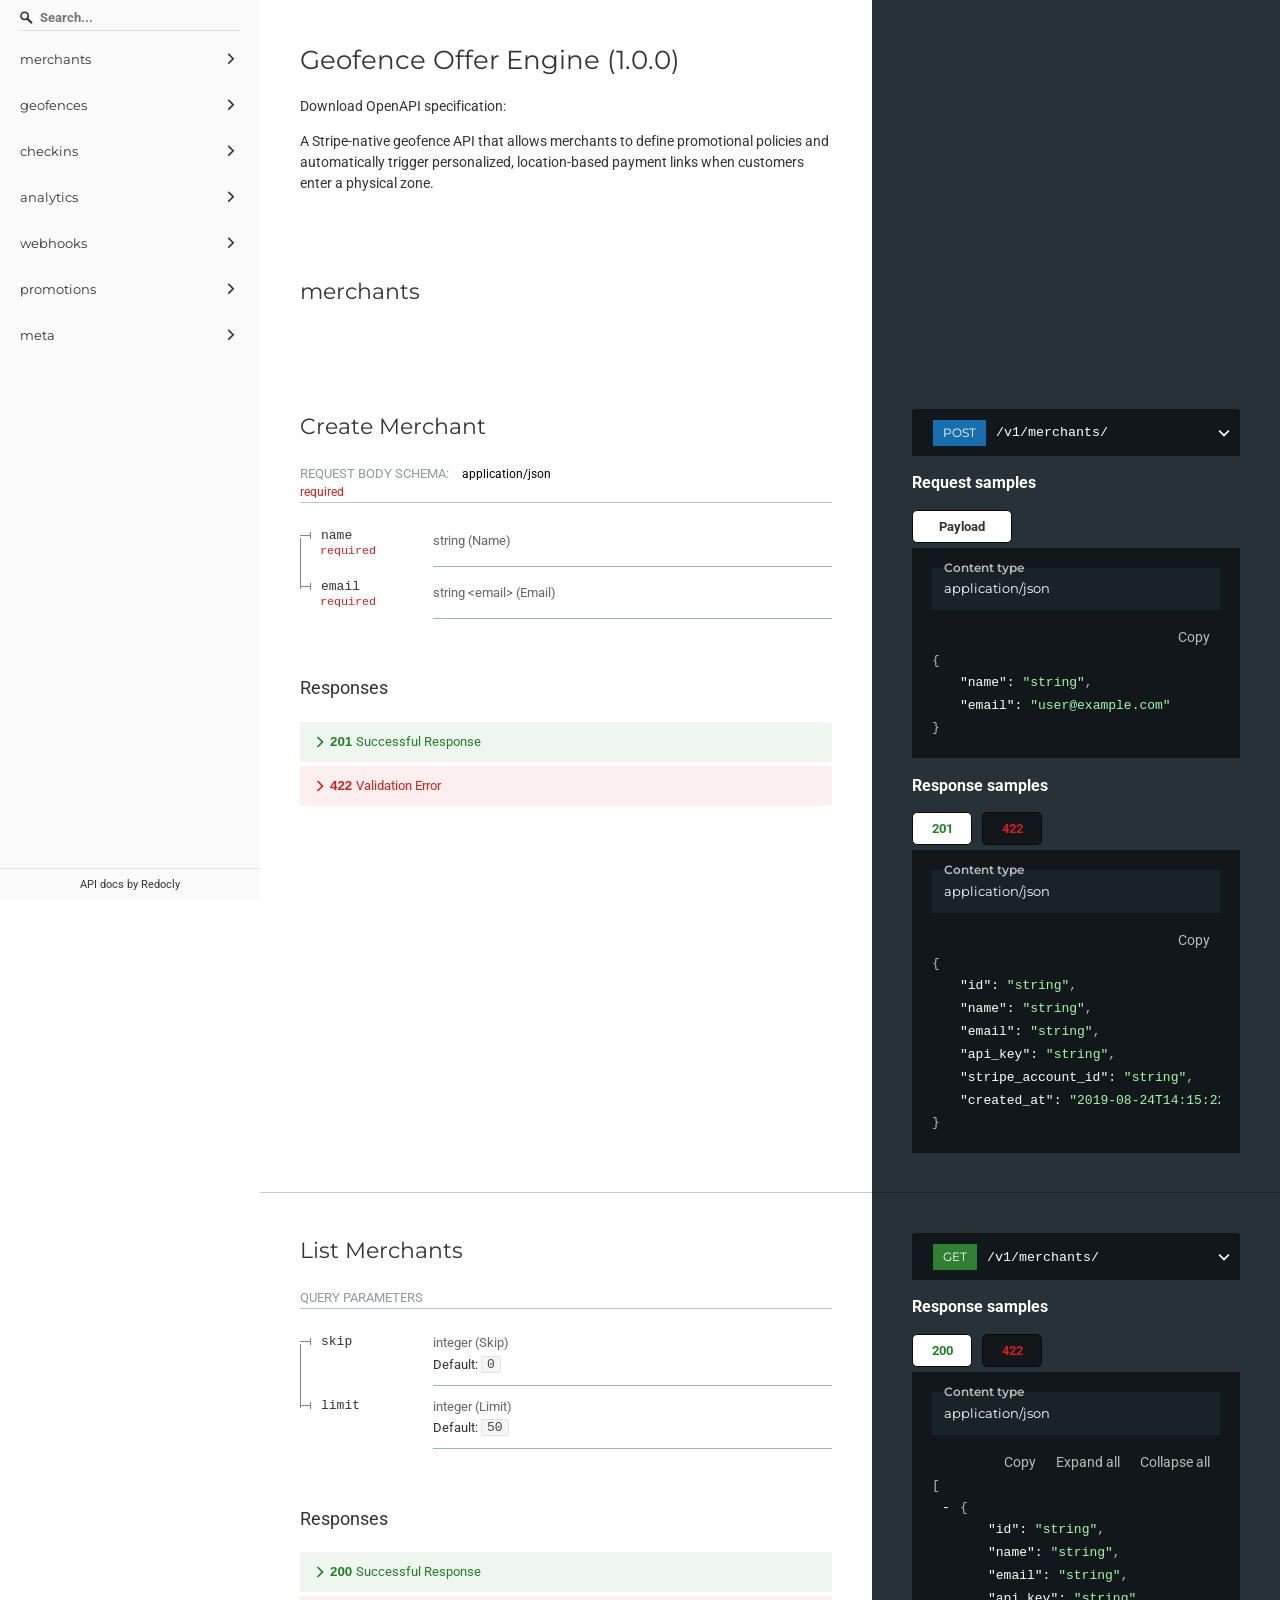
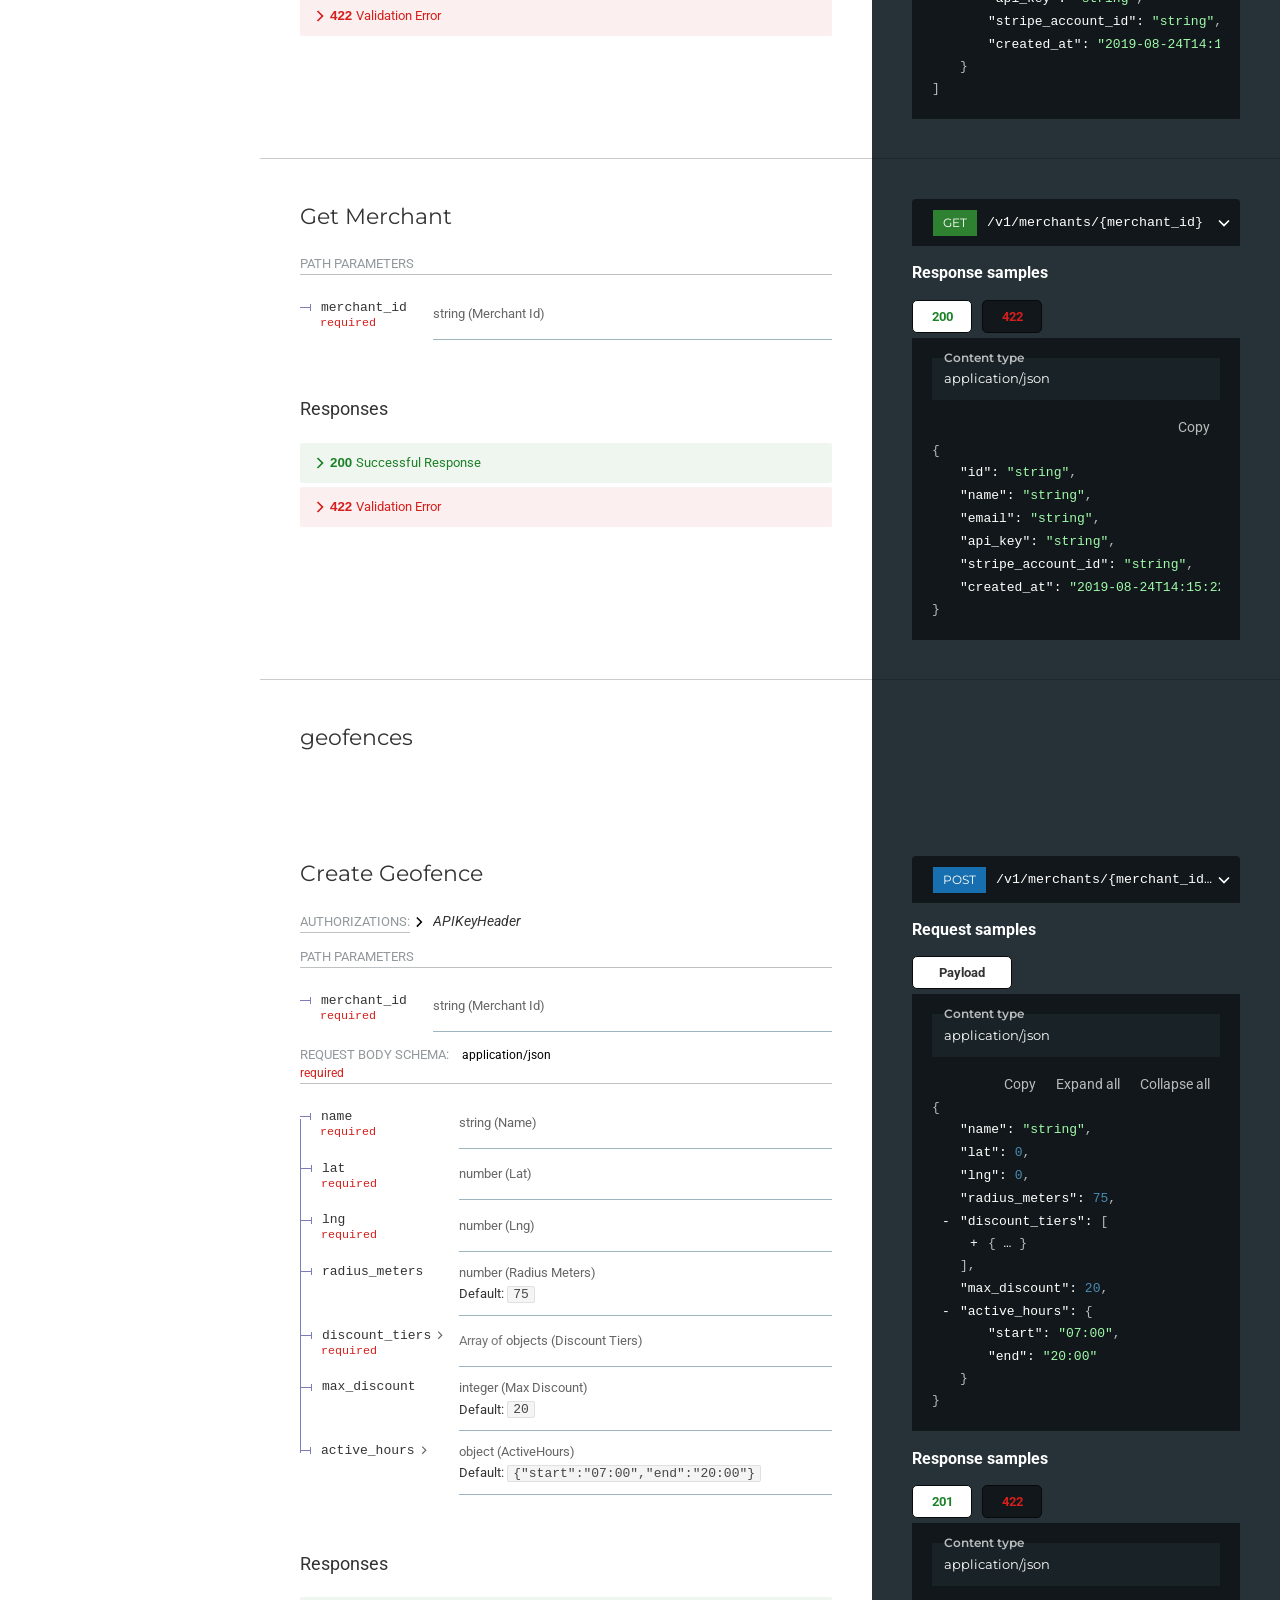
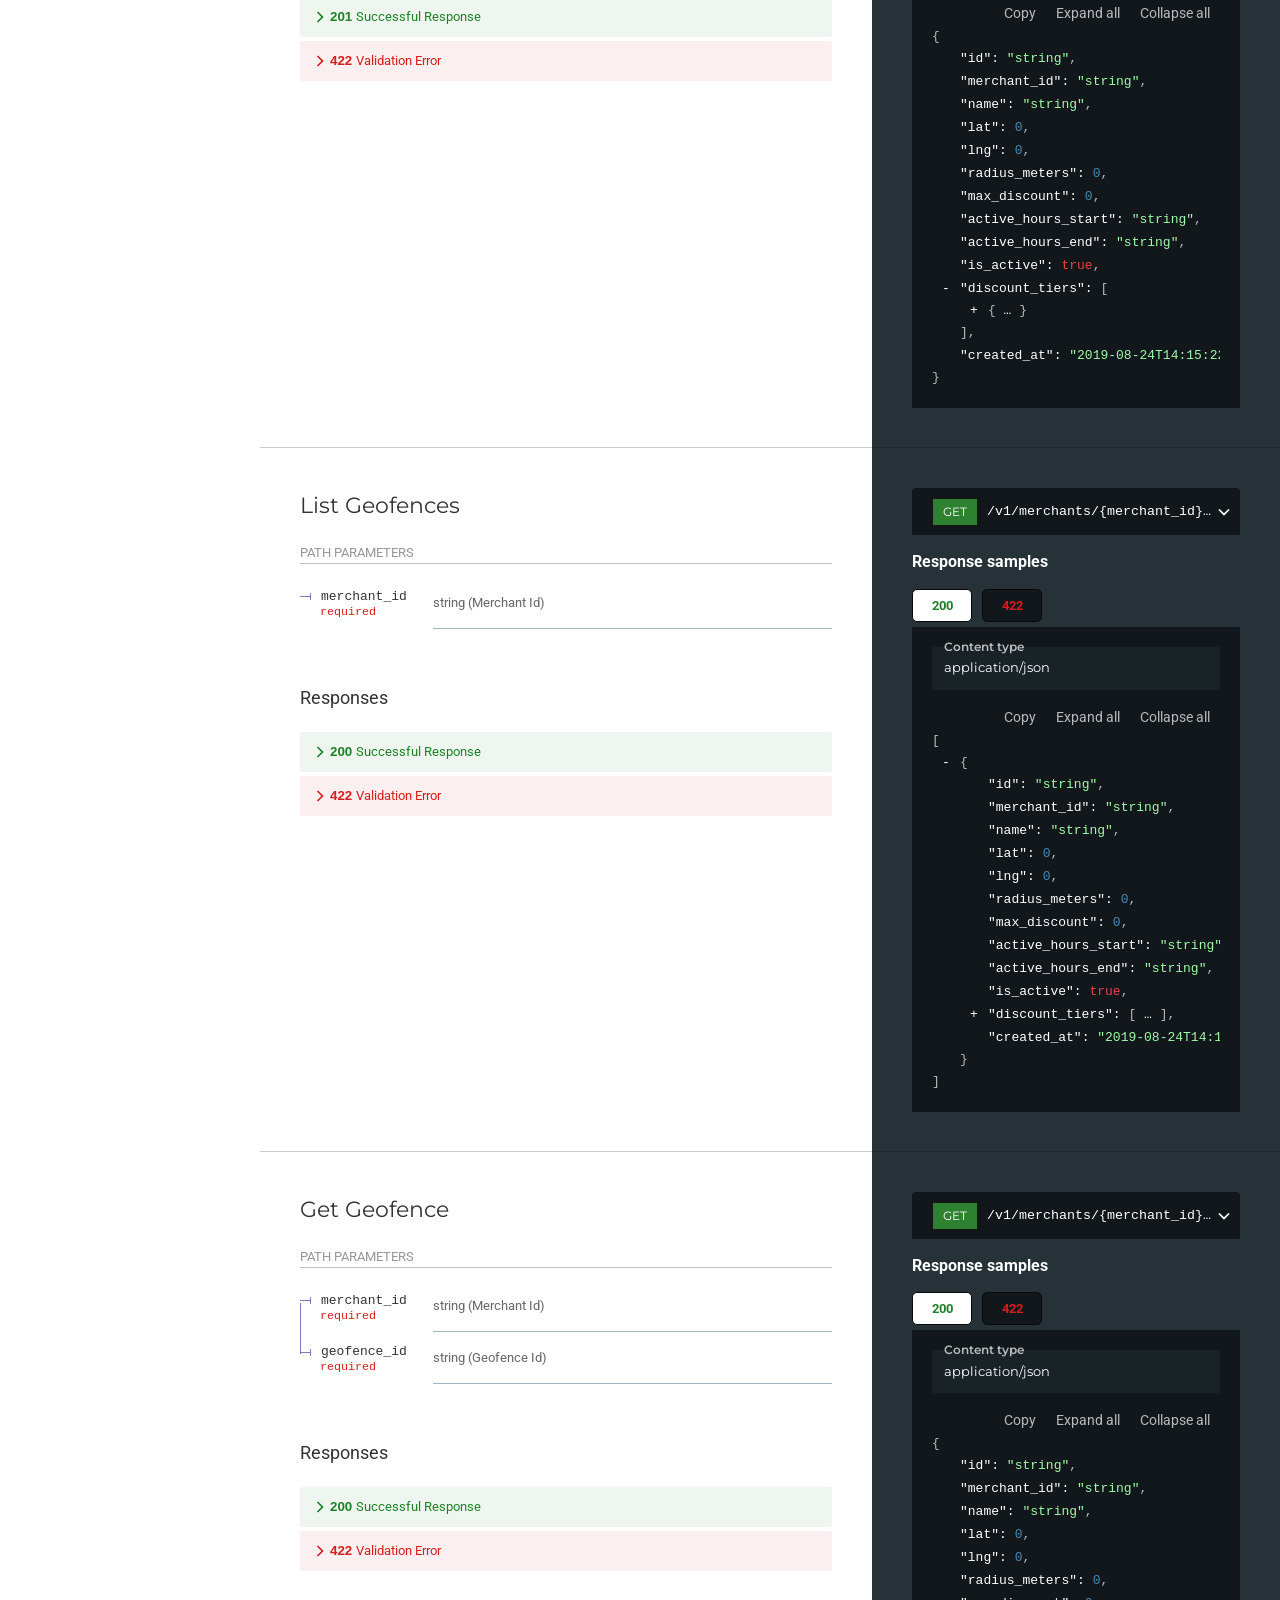
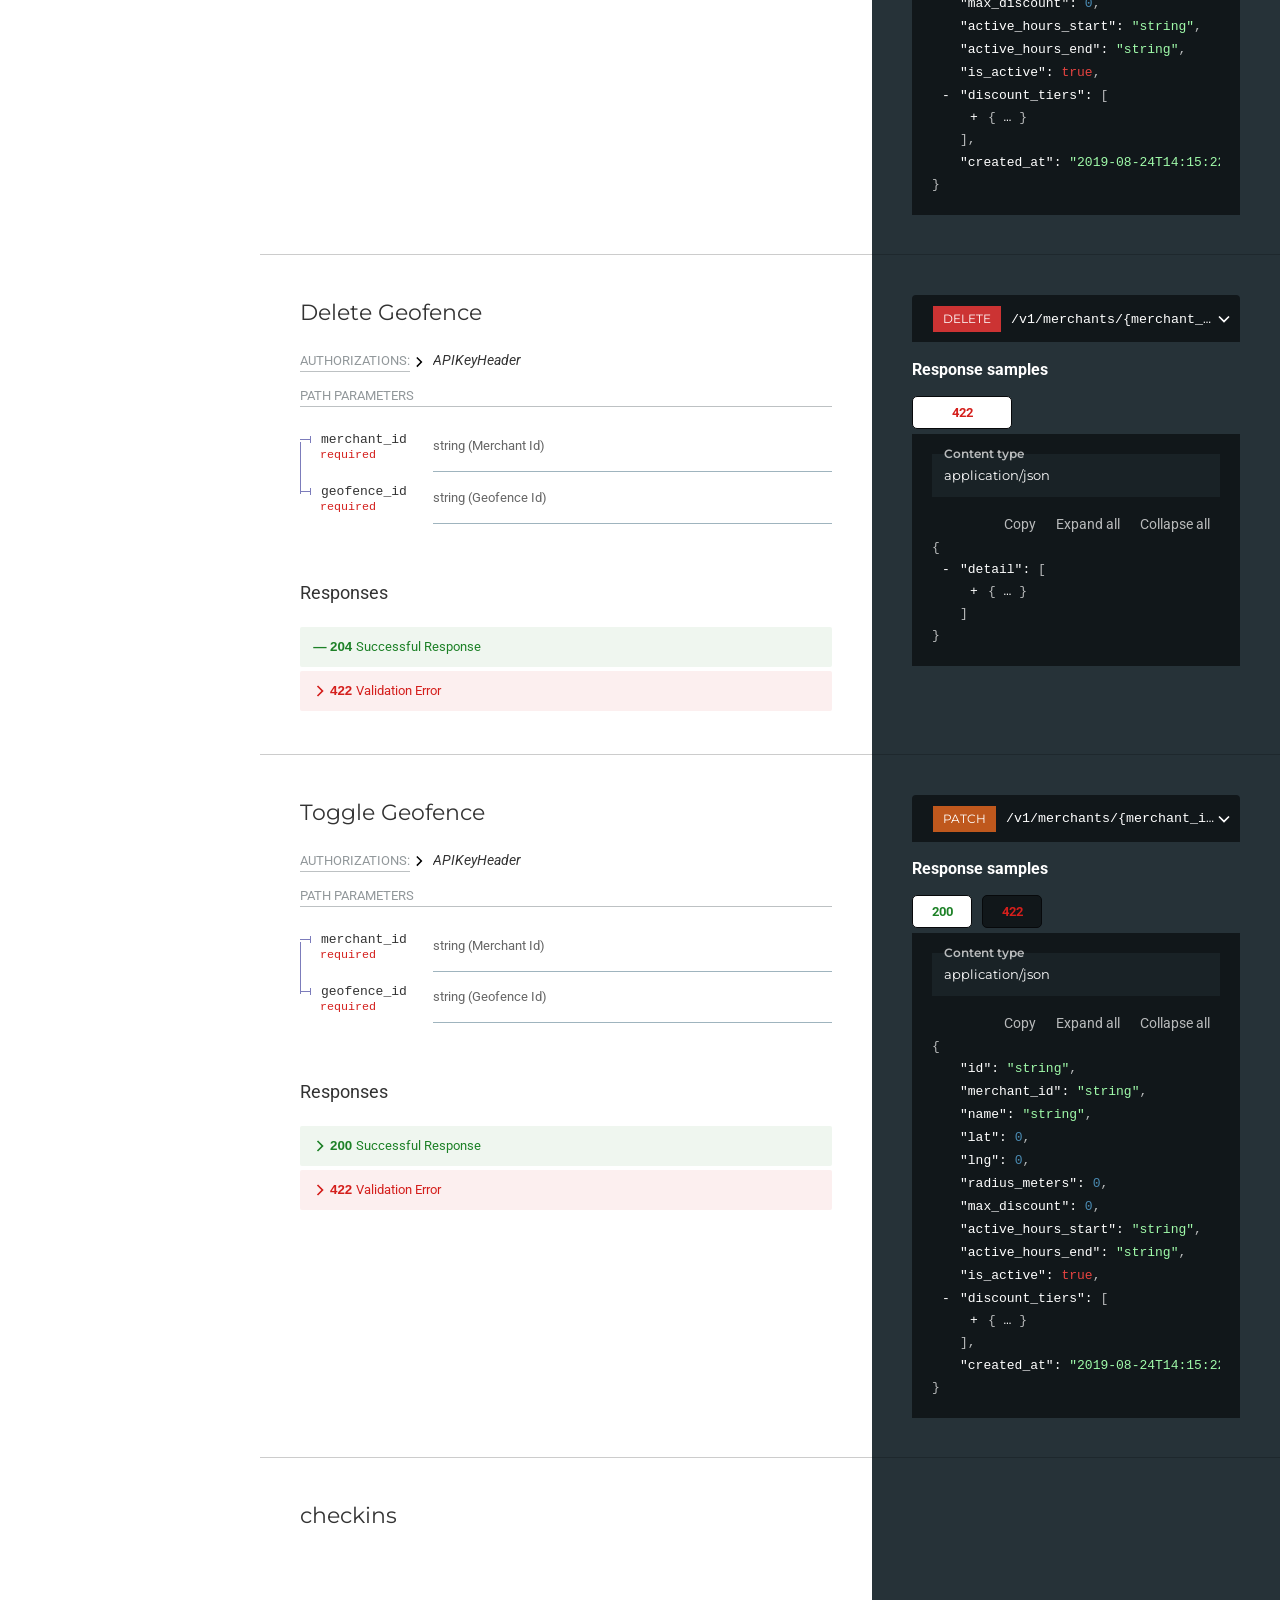
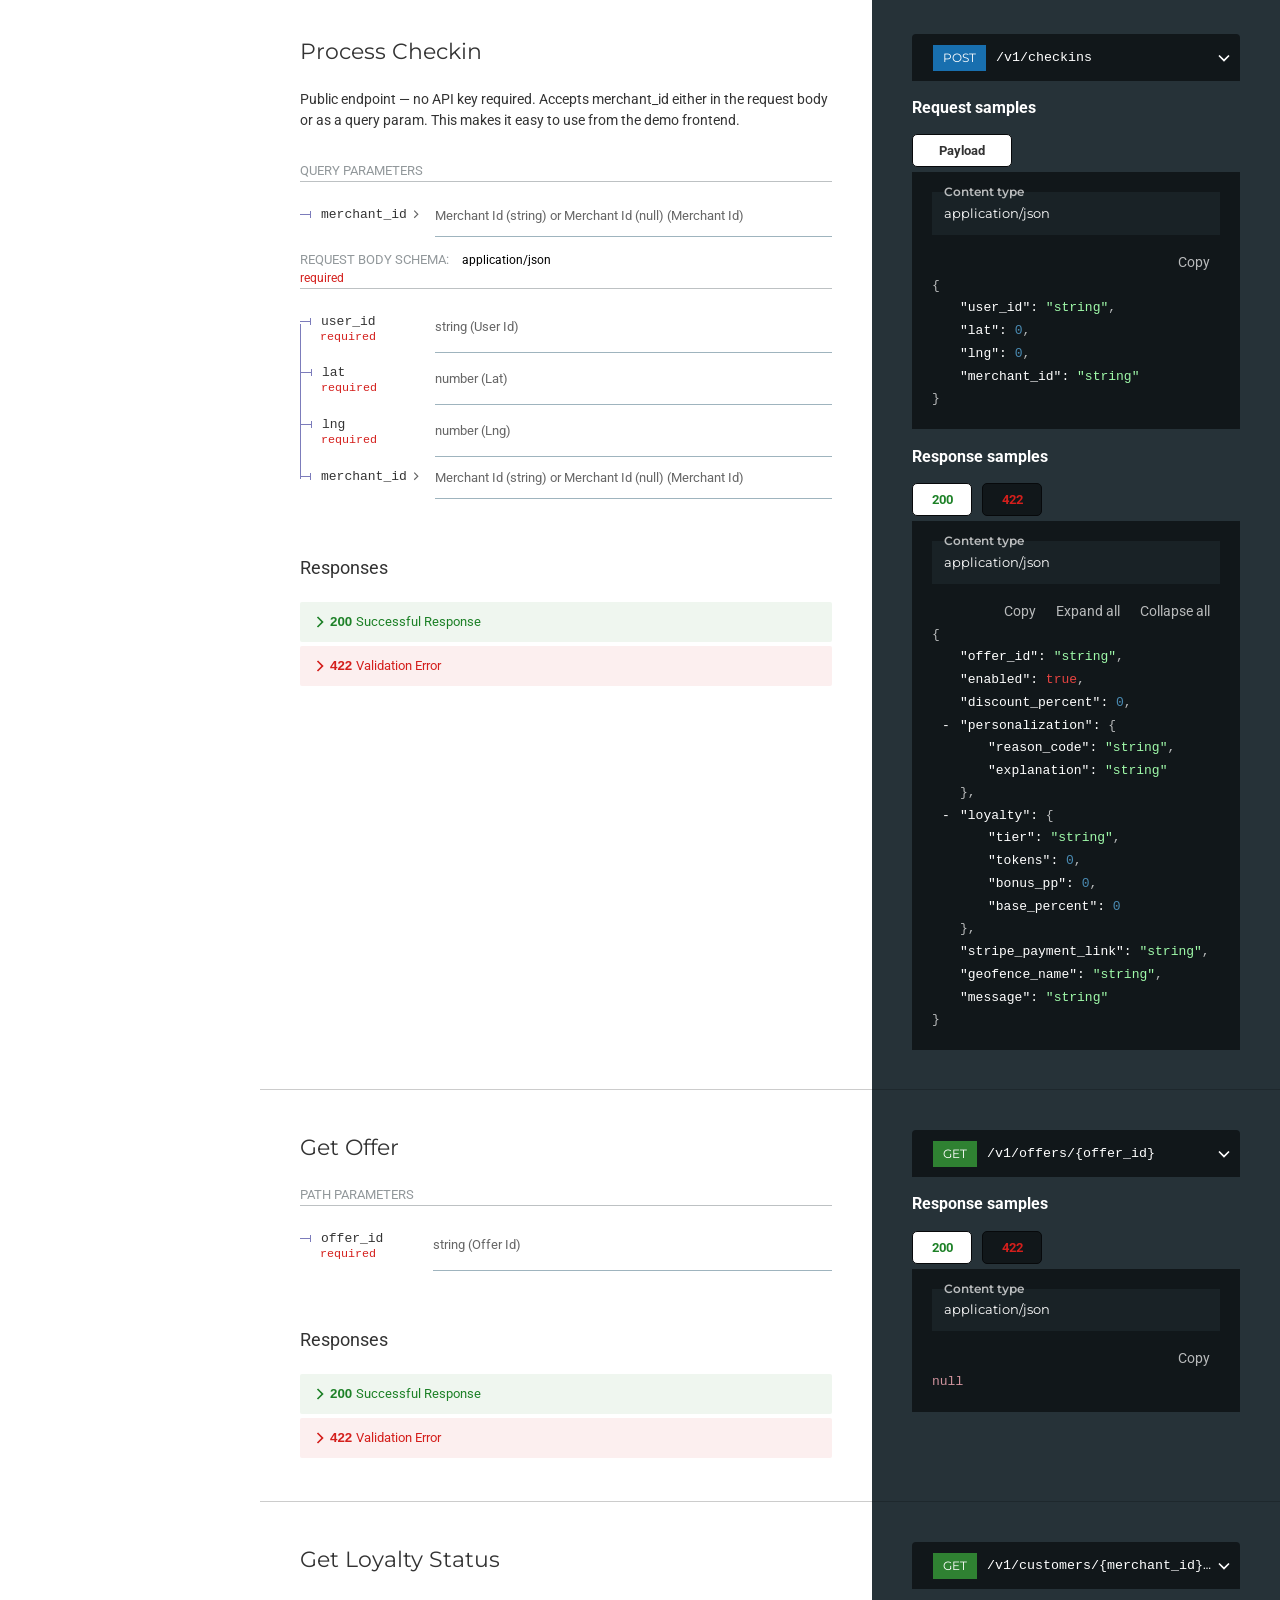
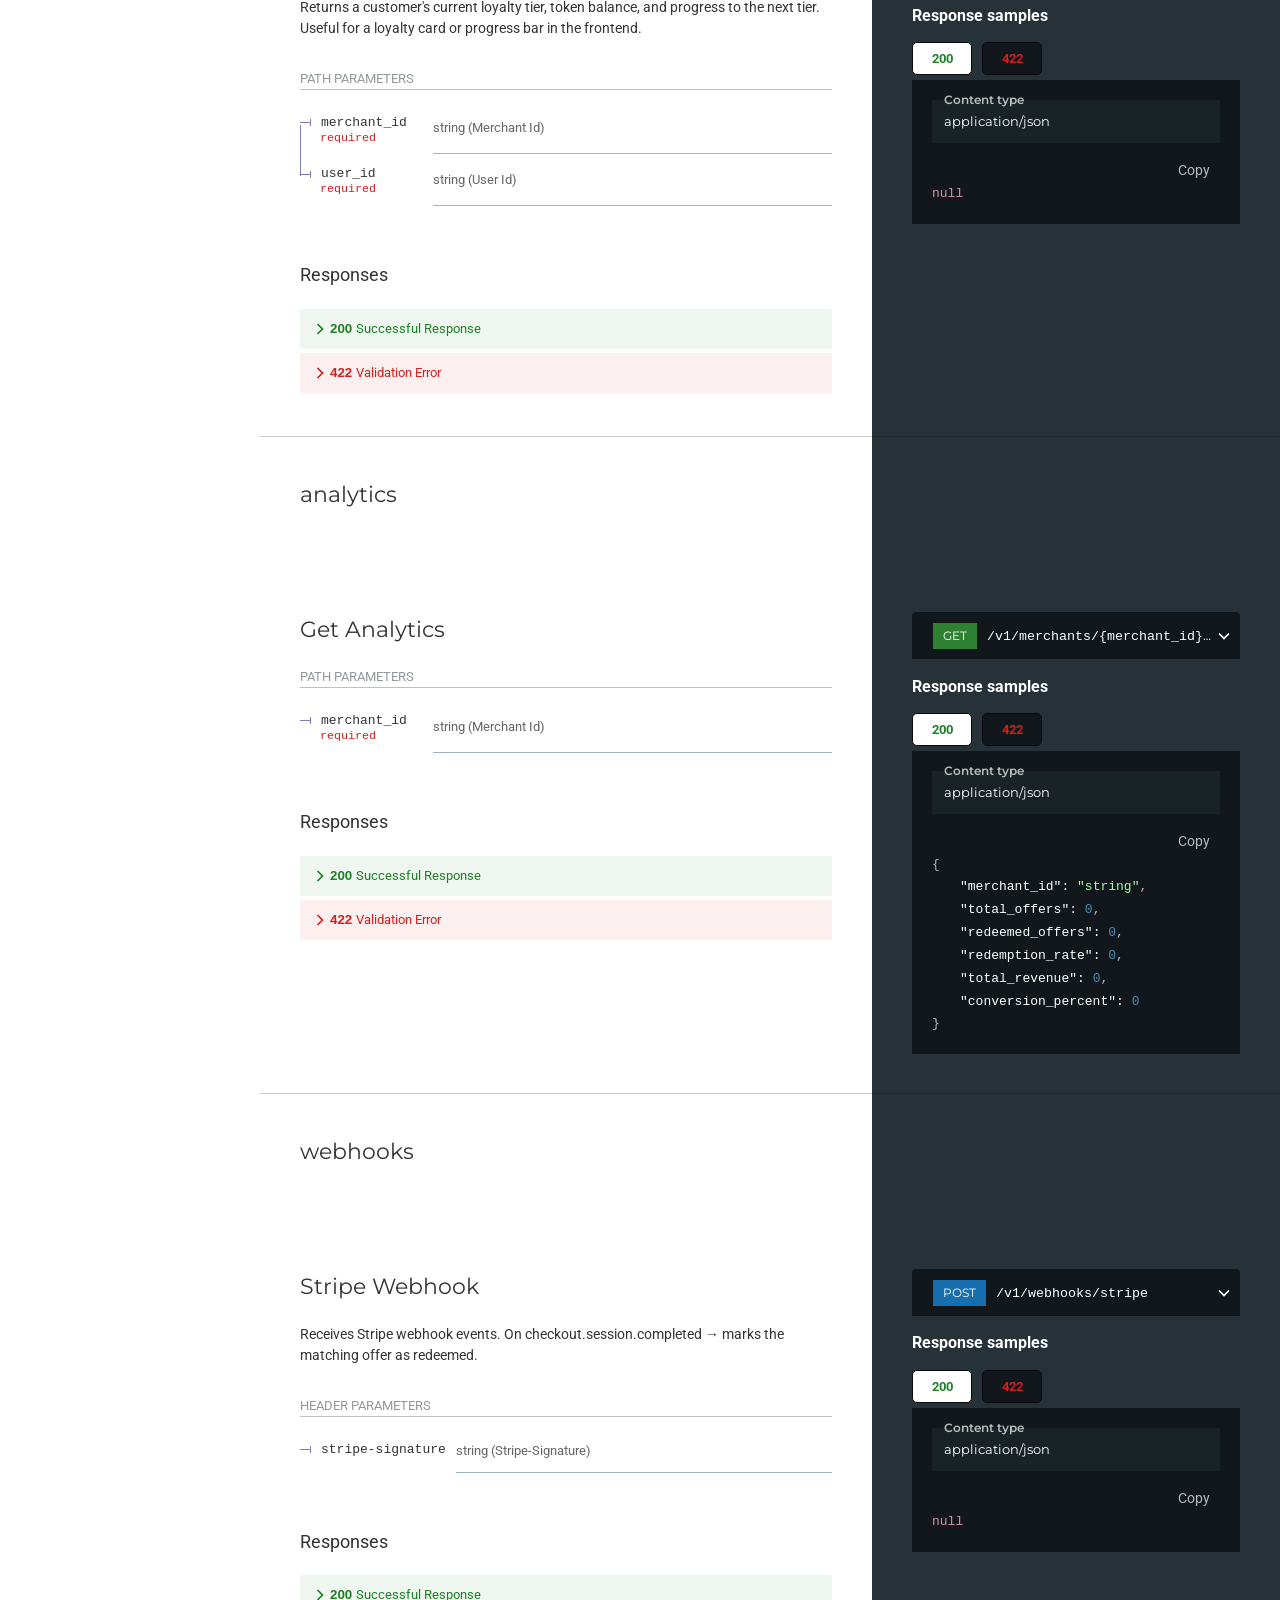
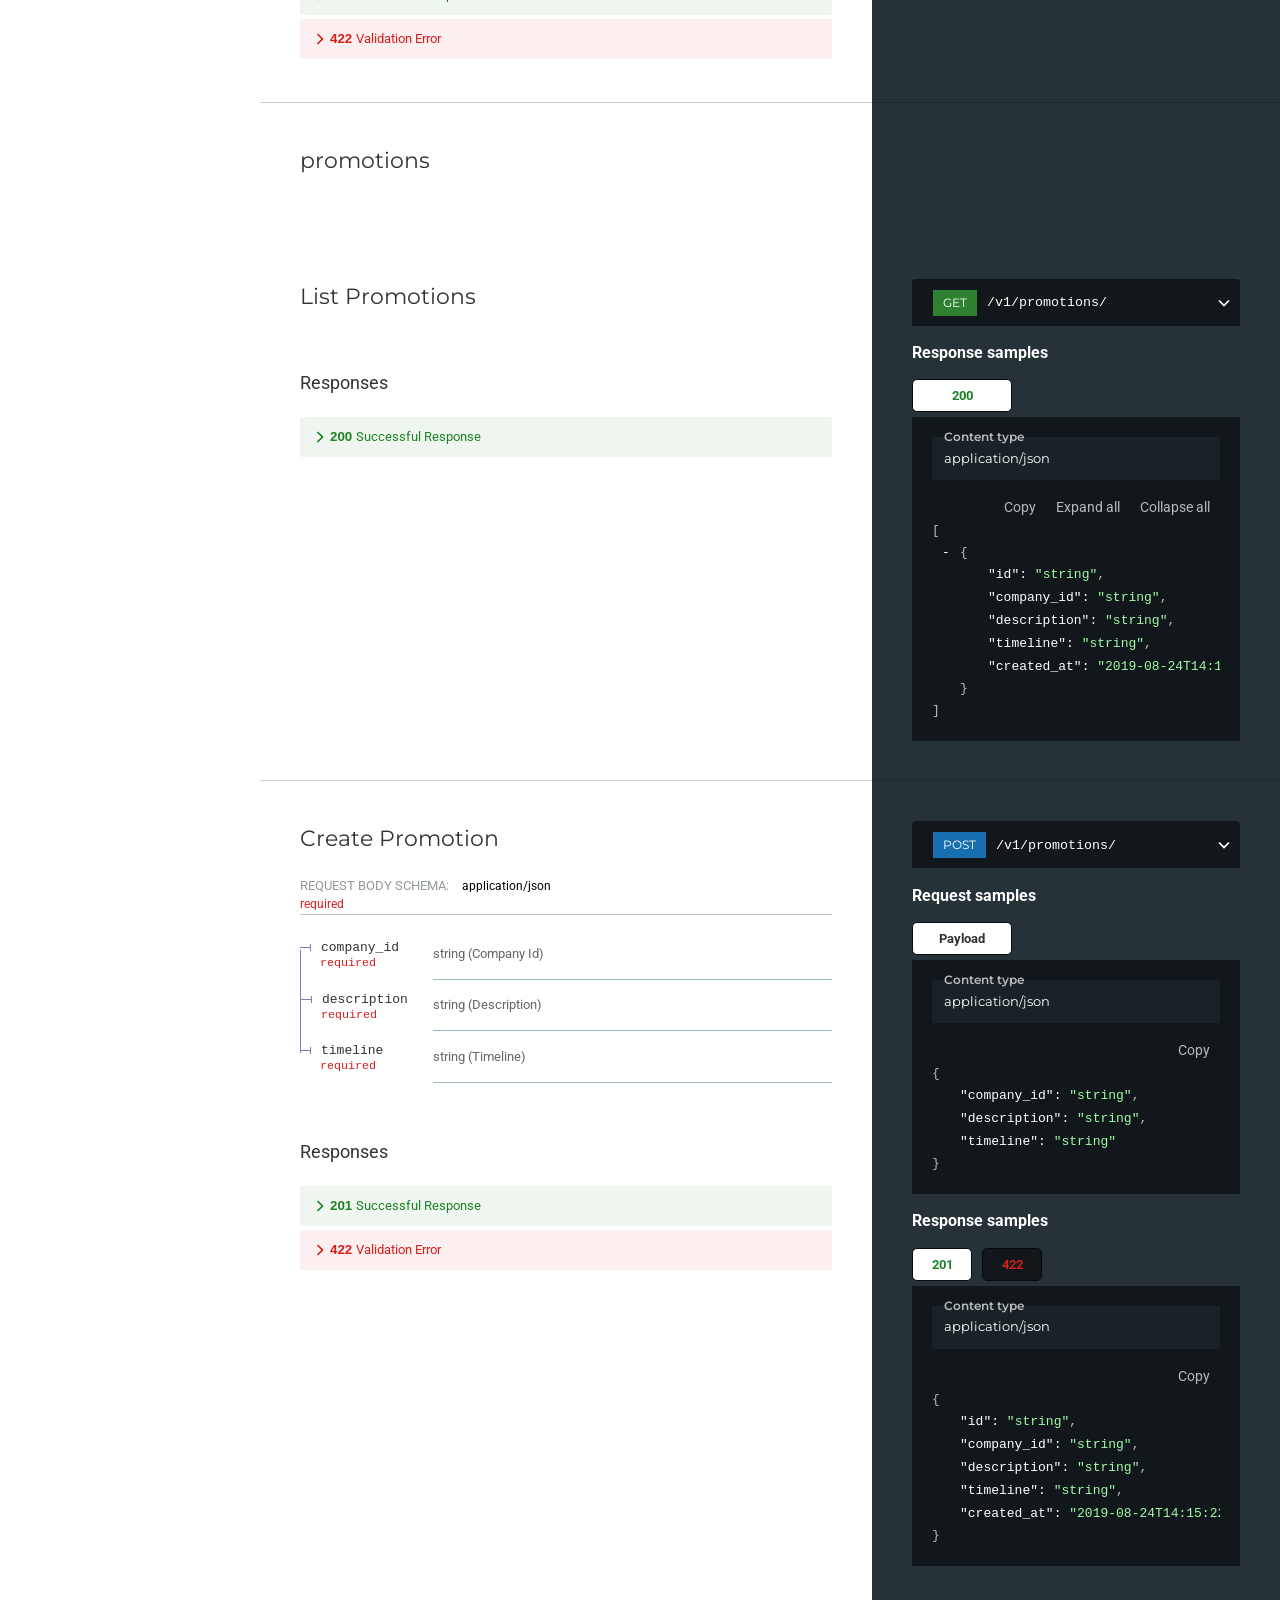
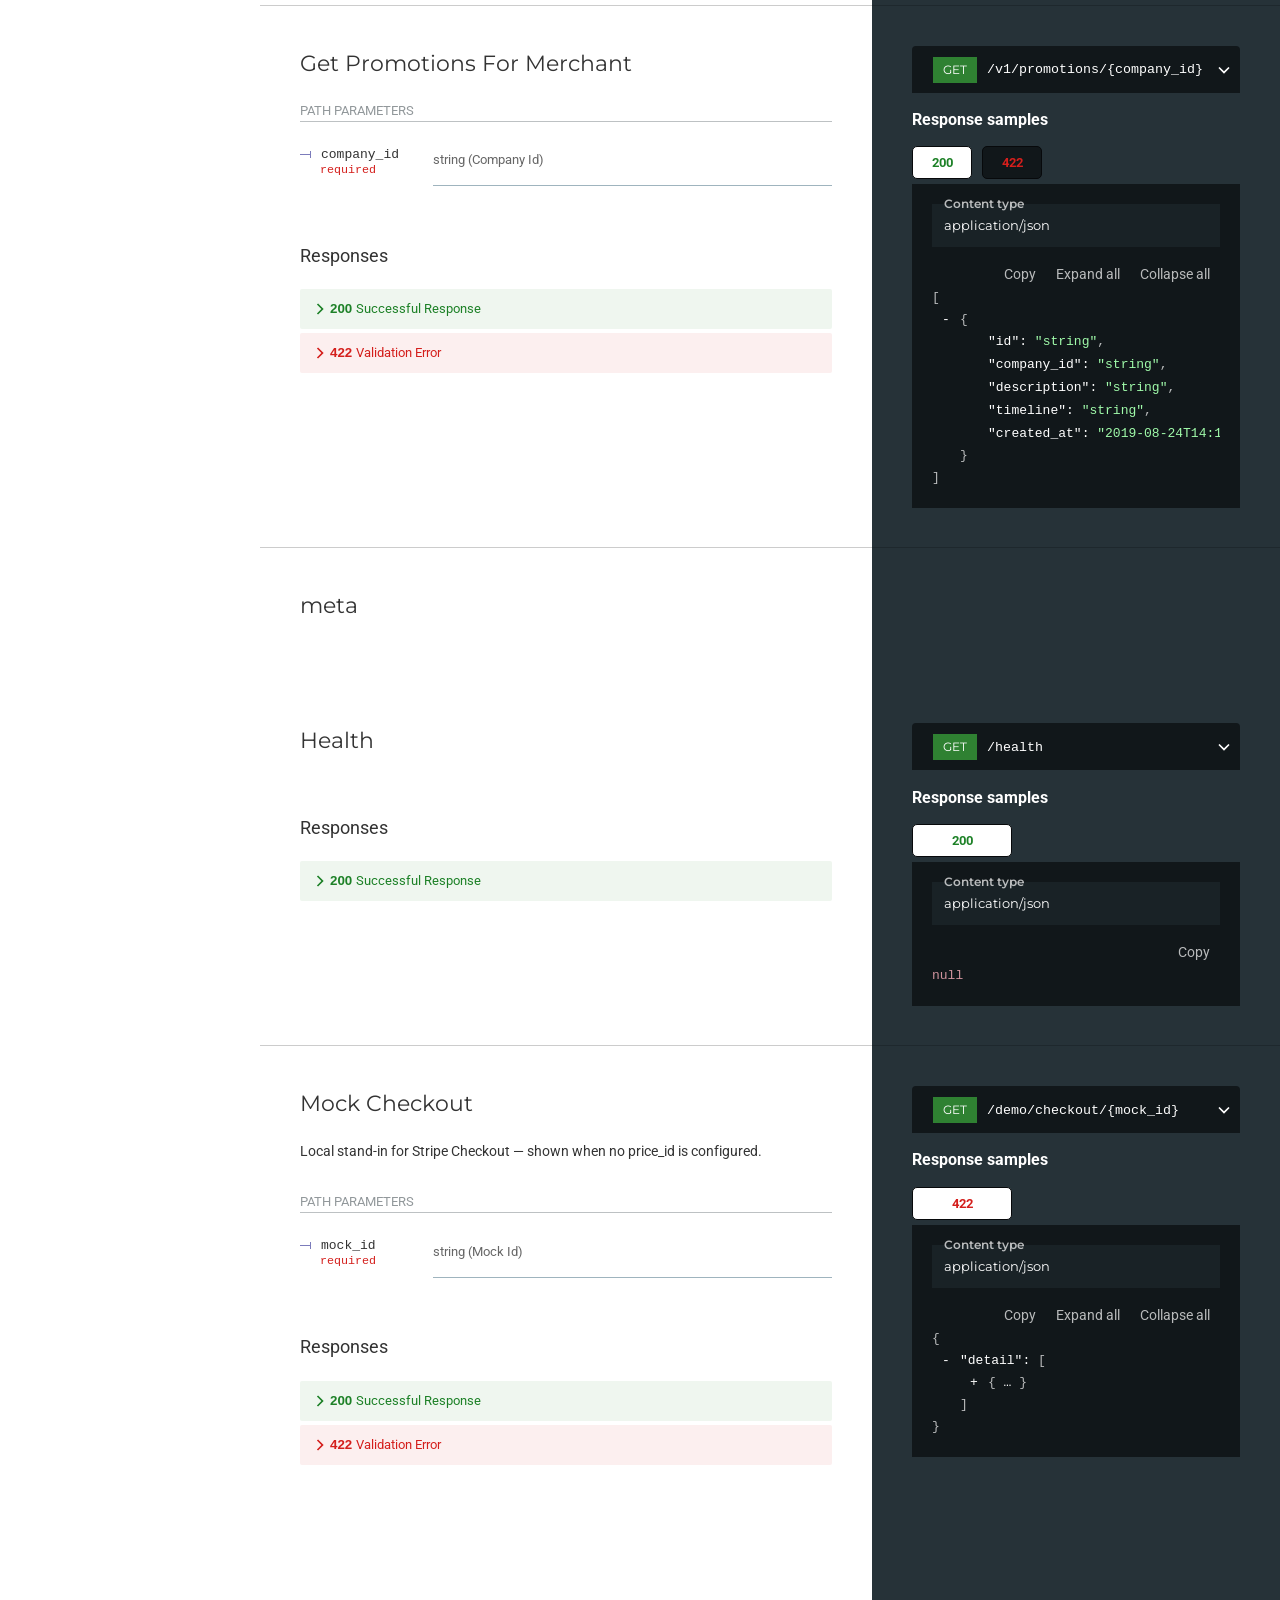
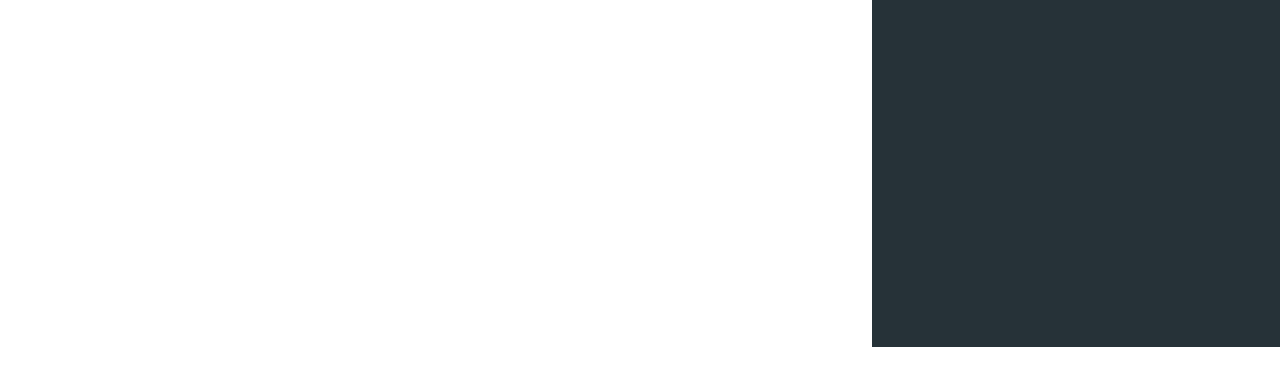
<file: geofence-api/redoc-static.html>
<!DOCTYPE html>
<html>

<head>
  <meta charset="utf8" />
  <title>Geofence Offer Engine</title>
  <!-- needed for adaptive design -->
  <meta name="viewport" content="width=device-width, initial-scale=1">
  <style>
    body {
      padding: 0;
      margin: 0;
    }
  </style>
  <script src="https://cdn.redocly.com/redoc/v2.5.1/bundles/redoc.standalone.js"></script><style data-styled="true" data-styled-version="6.3.9">.hoYmkG{width:calc(100% - 40%);padding:0 40px;}/*!sc*/
@media print,screen and (max-width: 75rem){.hoYmkG{width:100%;padding:40px 40px;}}/*!sc*/
data-styled.g4[id="sc-hLseeT"]{content:"hoYmkG,"}/*!sc*/
.eTiIZG{padding:40px 0;}/*!sc*/
.eTiIZG:last-child{min-height:calc(100vh + 1px);}/*!sc*/
.eTiIZG>.eTiIZG:last-child{min-height:initial;}/*!sc*/
@media print,screen and (max-width: 75rem){.eTiIZG{padding:0;}}/*!sc*/
.iUTsUN{padding:40px 0;position:relative;}/*!sc*/
.iUTsUN:last-child{min-height:calc(100vh + 1px);}/*!sc*/
.iUTsUN>.iUTsUN:last-child{min-height:initial;}/*!sc*/
@media print,screen and (max-width: 75rem){.iUTsUN{padding:0;}}/*!sc*/
.iUTsUN:not(:last-of-type):after{position:absolute;bottom:0;width:100%;display:block;content:'';border-bottom:1px solid rgba(0, 0, 0, 0.2);}/*!sc*/
data-styled.g5[id="sc-eDDNvO"]{content:"eTiIZG,iUTsUN,"}/*!sc*/
.dVngAA{width:40%;color:#ffffff;background-color:#263238;padding:0 40px;}/*!sc*/
@media print,screen and (max-width: 75rem){.dVngAA{width:100%;padding:40px 40px;}}/*!sc*/
data-styled.g6[id="sc-jTrPJt"]{content:"dVngAA,"}/*!sc*/
.fYLqku{background-color:#263238;}/*!sc*/
data-styled.g7[id="sc-gLDzao"]{content:"fYLqku,"}/*!sc*/
.cmAaWK{display:flex;width:100%;padding:0;}/*!sc*/
@media print,screen and (max-width: 75rem){.cmAaWK{flex-direction:column;}}/*!sc*/
data-styled.g8[id="sc-iAEyYj"]{content:"cmAaWK,"}/*!sc*/
.ePkAIL{font-family:Montserrat,sans-serif;font-weight:400;font-size:1.85714em;line-height:1.6em;color:#333333;}/*!sc*/
data-styled.g9[id="sc-fsQipe"]{content:"ePkAIL,"}/*!sc*/
.bcNKdh{font-family:Montserrat,sans-serif;font-weight:400;font-size:1.57143em;line-height:1.6em;color:#333333;margin:0 0 20px;}/*!sc*/
data-styled.g10[id="sc-qRumy"]{content:"bcNKdh,"}/*!sc*/
.dEbuTz{color:#ffffff;}/*!sc*/
data-styled.g12[id="sc-kFuwaQ"]{content:"dEbuTz,"}/*!sc*/
.fA-dGxt{border-bottom:1px solid rgba(38, 50, 56, 0.3);margin:1em 0 1em 0;color:rgba(38, 50, 56, 0.5);font-weight:normal;text-transform:uppercase;font-size:0.929em;line-height:20px;}/*!sc*/
data-styled.g13[id="sc-irTswZ"]{content:"fA-dGxt,"}/*!sc*/
.jSIqAu{cursor:pointer;margin-left:-20px;padding:0;line-height:1;width:20px;display:inline-block;outline:0;}/*!sc*/
.jSIqAu:before{content:'';width:15px;height:15px;background-size:contain;background-image:url('[data-uri]');opacity:0.5;visibility:hidden;display:inline-block;vertical-align:middle;}/*!sc*/
h1:hover>.jSIqAu::before,h2:hover>.jSIqAu::before,.jSIqAu:hover::before{visibility:visible;}/*!sc*/
data-styled.g14[id="sc-csCMJq"]{content:"jSIqAu,"}/*!sc*/
.cNCXIL{height:18px;width:18px;min-width:18px;vertical-align:middle;float:right;transition:transform 0.2s ease-out;transform:rotateZ(-90deg);}/*!sc*/
.iZiZiV{height:1.5em;width:1.5em;min-width:1.5em;vertical-align:middle;float:left;transition:transform 0.2s ease-out;transform:rotateZ(-90deg);}/*!sc*/
.iZiZiV polygon{fill:#1d8127;}/*!sc*/
.kiMFkB{height:1.5em;width:1.5em;min-width:1.5em;vertical-align:middle;float:left;transition:transform 0.2s ease-out;transform:rotateZ(-90deg);}/*!sc*/
.kiMFkB polygon{fill:#d41f1c;}/*!sc*/
.ivEQut{height:20px;width:20px;min-width:20px;vertical-align:middle;float:right;transition:transform 0.2s ease-out;transform:rotateZ(0);}/*!sc*/
.ivEQut polygon{fill:white;}/*!sc*/
.eiOVYa{height:1.3em;width:1.3em;min-width:1.3em;vertical-align:middle;transition:transform 0.2s ease-out;transform:rotateZ(-90deg);}/*!sc*/
.dTZWxX{height:18px;width:18px;min-width:18px;vertical-align:middle;transition:transform 0.2s ease-out;transform:rotateZ(-90deg);}/*!sc*/
data-styled.g15[id="sc-fbJfz"]{content:"cNCXIL,iZiZiV,kiMFkB,ivEQut,eiOVYa,dTZWxX,"}/*!sc*/
.kddqHa{border-left:1px solid #7c7cbb;box-sizing:border-box;position:relative;padding:10px 10px 10px 0;}/*!sc*/
@media screen and (max-width: 50rem){.kddqHa{display:block;overflow:hidden;}}/*!sc*/
tr:first-of-type>.kddqHa,tr.last>.kddqHa{border-left-width:0;background-position:top left;background-repeat:no-repeat;background-size:1px 100%;}/*!sc*/
tr:first-of-type>.kddqHa{background-image:linear-gradient(
      to bottom,
      transparent 0%,
      transparent 22px,
      #7c7cbb 22px,
      #7c7cbb 100%
    );}/*!sc*/
tr.last>.kddqHa{background-image:linear-gradient(
      to bottom,
      #7c7cbb 0%,
      #7c7cbb 22px,
      transparent 22px,
      transparent 100%
    );}/*!sc*/
tr.last+tr>.kddqHa{border-left-color:transparent;}/*!sc*/
tr.last:first-child>.kddqHa{background:none;border-left-color:transparent;}/*!sc*/
data-styled.g18[id="sc-hAtEya"]{content:"kddqHa,"}/*!sc*/
.eIujjv{vertical-align:top;line-height:20px;white-space:nowrap;font-size:13px;font-family:Courier,monospace;}/*!sc*/
.eIujjv.deprecated{text-decoration:line-through;color:#707070;}/*!sc*/
data-styled.g20[id="sc-fGFwA-d"]{content:"eIujjv,"}/*!sc*/
.bmauLr{border-bottom:1px solid #9fb4be;padding:10px 0;width:75%;box-sizing:border-box;}/*!sc*/
tr.expanded .bmauLr{border-bottom:none;}/*!sc*/
@media screen and (max-width: 50rem){.bmauLr{padding:0 20px;border-bottom:none;border-left:1px solid #7c7cbb;}tr.last>.bmauLr{border-left:none;}}/*!sc*/
data-styled.g21[id="sc-blLsxE"]{content:"bmauLr,"}/*!sc*/
.bEKmDE{color:#7c7cbb;font-family:Courier,monospace;margin-right:10px;}/*!sc*/
.bEKmDE::before{content:'';display:inline-block;vertical-align:middle;width:10px;height:1px;background:#7c7cbb;}/*!sc*/
.bEKmDE::after{content:'';display:inline-block;vertical-align:middle;width:1px;background:#7c7cbb;height:7px;}/*!sc*/
data-styled.g22[id="sc-ieZDjf"]{content:"bEKmDE,"}/*!sc*/
.dybric{border-collapse:separate;border-radius:3px;font-size:14px;border-spacing:0;width:100%;}/*!sc*/
.dybric >tr{vertical-align:middle;}/*!sc*/
@media screen and (max-width: 50rem){.dybric{display:block;}.dybric >tr,.dybric >tbody>tr{display:block;}}/*!sc*/
@media screen and (max-width: 50rem) and (-ms-high-contrast:none){.dybric td{float:left;width:100%;}}/*!sc*/
.dybric .sc-dKfzgG,.dybric .sc-dKfzgG .sc-dKfzgG .sc-dKfzgG,.dybric .sc-dKfzgG .sc-dKfzgG .sc-dKfzgG .sc-dKfzgG .sc-dKfzgG{margin:1em;margin-right:0;background:#fafafa;}/*!sc*/
.dybric .sc-dKfzgG .sc-dKfzgG,.dybric .sc-dKfzgG .sc-dKfzgG .sc-dKfzgG .sc-dKfzgG,.dybric .sc-dKfzgG .sc-dKfzgG .sc-dKfzgG .sc-dKfzgG .sc-dKfzgG .sc-dKfzgG{background:#ffffff;}/*!sc*/
data-styled.g24[id="sc-hIqOWV"]{content:"dybric,"}/*!sc*/
.lbIFgo >ul{list-style:none;padding:0;margin:0;margin:0 -5px;}/*!sc*/
.lbIFgo >ul >li{padding:5px 10px;display:inline-block;background-color:#11171a;border-bottom:1px solid rgba(0, 0, 0, 0.5);cursor:pointer;text-align:center;outline:none;color:#ccc;margin:0 5px 5px 5px;border:1px solid #07090b;border-radius:5px;min-width:60px;font-size:0.9em;font-weight:bold;}/*!sc*/
.lbIFgo >ul >li.react-tabs__tab--selected{color:#333333;background:#ffffff;}/*!sc*/
.lbIFgo >ul >li.react-tabs__tab--selected:focus{outline:auto;}/*!sc*/
.lbIFgo >ul >li:only-child{flex:none;min-width:100px;}/*!sc*/
.lbIFgo >ul >li.tab-success{color:#1d8127;}/*!sc*/
.lbIFgo >ul >li.tab-redirect{color:#ffa500;}/*!sc*/
.lbIFgo >ul >li.tab-info{color:#87ceeb;}/*!sc*/
.lbIFgo >ul >li.tab-error{color:#d41f1c;}/*!sc*/
.lbIFgo >.react-tabs__tab-panel{background:#11171a;}/*!sc*/
.lbIFgo >.react-tabs__tab-panel>div,.lbIFgo >.react-tabs__tab-panel>pre{padding:20px;margin:0;}/*!sc*/
.lbIFgo >.react-tabs__tab-panel>div>pre{padding:0;}/*!sc*/
data-styled.g30[id="sc-cyRfQY"]{content:"lbIFgo,"}/*!sc*/
.dXXcln code[class*='language-'],.dXXcln pre[class*='language-']{text-shadow:0 -0.1em 0.2em black;text-align:left;white-space:pre;word-spacing:normal;word-break:normal;word-wrap:normal;line-height:1.5;-moz-tab-size:4;-o-tab-size:4;tab-size:4;-webkit-hyphens:none;-moz-hyphens:none;-ms-hyphens:none;hyphens:none;}/*!sc*/
@media print{.dXXcln code[class*='language-'],.dXXcln pre[class*='language-']{text-shadow:none;}}/*!sc*/
.dXXcln pre[class*='language-']{padding:1em;margin:0.5em 0;overflow:auto;}/*!sc*/
.dXXcln .token.comment,.dXXcln .token.prolog,.dXXcln .token.doctype,.dXXcln .token.cdata{color:hsl(30, 20%, 50%);}/*!sc*/
.dXXcln .token.punctuation{opacity:0.7;}/*!sc*/
.dXXcln .namespace{opacity:0.7;}/*!sc*/
.dXXcln .token.property,.dXXcln .token.tag,.dXXcln .token.number,.dXXcln .token.constant,.dXXcln .token.symbol{color:#4a8bb3;}/*!sc*/
.dXXcln .token.boolean{color:#e64441;}/*!sc*/
.dXXcln .token.selector,.dXXcln .token.attr-name,.dXXcln .token.string,.dXXcln .token.char,.dXXcln .token.builtin,.dXXcln .token.inserted{color:#a0fbaa;}/*!sc*/
.dXXcln .token.selector+a,.dXXcln .token.attr-name+a,.dXXcln .token.string+a,.dXXcln .token.char+a,.dXXcln .token.builtin+a,.dXXcln .token.inserted+a,.dXXcln .token.selector+a:visited,.dXXcln .token.attr-name+a:visited,.dXXcln .token.string+a:visited,.dXXcln .token.char+a:visited,.dXXcln .token.builtin+a:visited,.dXXcln .token.inserted+a:visited{color:#4ed2ba;text-decoration:underline;}/*!sc*/
.dXXcln .token.property.string{color:white;}/*!sc*/
.dXXcln .token.operator,.dXXcln .token.entity,.dXXcln .token.url,.dXXcln .token.variable{color:hsl(40, 90%, 60%);}/*!sc*/
.dXXcln .token.atrule,.dXXcln .token.attr-value,.dXXcln .token.keyword{color:hsl(350, 40%, 70%);}/*!sc*/
.dXXcln .token.regex,.dXXcln .token.important{color:#e90;}/*!sc*/
.dXXcln .token.important,.dXXcln .token.bold{font-weight:bold;}/*!sc*/
.dXXcln .token.italic{font-style:italic;}/*!sc*/
.dXXcln .token.entity{cursor:help;}/*!sc*/
.dXXcln .token.deleted{color:red;}/*!sc*/
data-styled.g32[id="sc-iKGpAq"]{content:"dXXcln,"}/*!sc*/
.btblAa{opacity:0.7;transition:opacity 0.3s ease;text-align:right;}/*!sc*/
.btblAa:focus-within{opacity:1;}/*!sc*/
.btblAa >button{background-color:transparent;border:0;color:inherit;padding:2px 10px;font-family:Roboto,sans-serif;font-size:14px;line-height:1.5em;cursor:pointer;outline:0;}/*!sc*/
.btblAa >button :hover,.btblAa >button :focus{background:rgba(255, 255, 255, 0.1);}/*!sc*/
data-styled.g33[id="sc-gjTGSz"]{content:"btblAa,"}/*!sc*/
.bNwKoT{position:relative;}/*!sc*/
data-styled.g37[id="sc-kMrHXi"]{content:"bNwKoT,"}/*!sc*/
.bzXJk{margin-left:10px;text-transform:none;font-size:0.929em;color:black;}/*!sc*/
data-styled.g41[id="sc-gXSCqT"]{content:"bzXJk,"}/*!sc*/
.dHaogz{font-family:Roboto,sans-serif;font-weight:400;line-height:1.5em;}/*!sc*/
.dHaogz p:last-child{margin-bottom:0;}/*!sc*/
.dHaogz h1{font-family:Montserrat,sans-serif;font-weight:400;font-size:1.85714em;line-height:1.6em;color:#32329f;margin-top:0;}/*!sc*/
.dHaogz h2{font-family:Montserrat,sans-serif;font-weight:400;font-size:1.57143em;line-height:1.6em;color:#333333;}/*!sc*/
.dHaogz code{color:#e53935;background-color:rgba(38, 50, 56, 0.05);font-family:Courier,monospace;border-radius:2px;border:1px solid rgba(38, 50, 56, 0.1);padding:0 5px;font-size:13px;font-weight:400;word-break:break-word;}/*!sc*/
.dHaogz pre{font-family:Courier,monospace;white-space:pre;background-color:#11171a;color:white;padding:20px;overflow-x:auto;line-height:normal;border-radius:0;border:1px solid rgba(38, 50, 56, 0.1);}/*!sc*/
.dHaogz pre code{background-color:transparent;color:white;padding:0;}/*!sc*/
.dHaogz pre code:before,.dHaogz pre code:after{content:none;}/*!sc*/
.dHaogz blockquote{margin:0;margin-bottom:1em;padding:0 15px;color:#777;border-left:4px solid #ddd;}/*!sc*/
.dHaogz img{max-width:100%;box-sizing:content-box;}/*!sc*/
.dHaogz ul,.dHaogz ol{padding-left:2em;margin:0;margin-bottom:1em;}/*!sc*/
.dHaogz ul ul,.dHaogz ol ul,.dHaogz ul ol,.dHaogz ol ol{margin-bottom:0;margin-top:0;}/*!sc*/
.dHaogz table{display:block;width:100%;overflow:auto;word-break:normal;word-break:keep-all;border-collapse:collapse;border-spacing:0;margin-top:1.5em;margin-bottom:1.5em;}/*!sc*/
.dHaogz table tr{background-color:#fff;border-top:1px solid #ccc;}/*!sc*/
.dHaogz table tr:nth-child(2n){background-color:#fafafa;}/*!sc*/
.dHaogz table th,.dHaogz table td{padding:6px 13px;border:1px solid #ddd;}/*!sc*/
.dHaogz table th{text-align:left;font-weight:bold;}/*!sc*/
.dHaogz .share-link{cursor:pointer;margin-left:-20px;padding:0;line-height:1;width:20px;display:inline-block;outline:0;}/*!sc*/
.dHaogz .share-link:before{content:'';width:15px;height:15px;background-size:contain;background-image:url('[data-uri]');opacity:0.5;visibility:hidden;display:inline-block;vertical-align:middle;}/*!sc*/
.dHaogz h1:hover>.share-link::before,.dHaogz h2:hover>.share-link::before,.dHaogz .share-link:hover::before{visibility:visible;}/*!sc*/
.dHaogz a{text-decoration:auto;color:#32329f;}/*!sc*/
.dHaogz a:visited{color:#32329f;}/*!sc*/
.dHaogz a:hover{color:#6868cf;text-decoration:auto;}/*!sc*/
.cFvDiF{font-family:Roboto,sans-serif;font-weight:400;line-height:1.5em;}/*!sc*/
.cFvDiF p:last-child{margin-bottom:0;}/*!sc*/
.cFvDiF p:first-child{margin-top:0;}/*!sc*/
.cFvDiF p:last-child{margin-bottom:0;}/*!sc*/
.cFvDiF h1{font-family:Montserrat,sans-serif;font-weight:400;font-size:1.85714em;line-height:1.6em;color:#32329f;margin-top:0;}/*!sc*/
.cFvDiF h2{font-family:Montserrat,sans-serif;font-weight:400;font-size:1.57143em;line-height:1.6em;color:#333333;}/*!sc*/
.cFvDiF code{color:#e53935;background-color:rgba(38, 50, 56, 0.05);font-family:Courier,monospace;border-radius:2px;border:1px solid rgba(38, 50, 56, 0.1);padding:0 5px;font-size:13px;font-weight:400;word-break:break-word;}/*!sc*/
.cFvDiF pre{font-family:Courier,monospace;white-space:pre;background-color:#11171a;color:white;padding:20px;overflow-x:auto;line-height:normal;border-radius:0;border:1px solid rgba(38, 50, 56, 0.1);}/*!sc*/
.cFvDiF pre code{background-color:transparent;color:white;padding:0;}/*!sc*/
.cFvDiF pre code:before,.cFvDiF pre code:after{content:none;}/*!sc*/
.cFvDiF blockquote{margin:0;margin-bottom:1em;padding:0 15px;color:#777;border-left:4px solid #ddd;}/*!sc*/
.cFvDiF img{max-width:100%;box-sizing:content-box;}/*!sc*/
.cFvDiF ul,.cFvDiF ol{padding-left:2em;margin:0;margin-bottom:1em;}/*!sc*/
.cFvDiF ul ul,.cFvDiF ol ul,.cFvDiF ul ol,.cFvDiF ol ol{margin-bottom:0;margin-top:0;}/*!sc*/
.cFvDiF table{display:block;width:100%;overflow:auto;word-break:normal;word-break:keep-all;border-collapse:collapse;border-spacing:0;margin-top:1.5em;margin-bottom:1.5em;}/*!sc*/
.cFvDiF table tr{background-color:#fff;border-top:1px solid #ccc;}/*!sc*/
.cFvDiF table tr:nth-child(2n){background-color:#fafafa;}/*!sc*/
.cFvDiF table th,.cFvDiF table td{padding:6px 13px;border:1px solid #ddd;}/*!sc*/
.cFvDiF table th{text-align:left;font-weight:bold;}/*!sc*/
.cFvDiF .share-link{cursor:pointer;margin-left:-20px;padding:0;line-height:1;width:20px;display:inline-block;outline:0;}/*!sc*/
.cFvDiF .share-link:before{content:'';width:15px;height:15px;background-size:contain;background-image:url('[data-uri]');opacity:0.5;visibility:hidden;display:inline-block;vertical-align:middle;}/*!sc*/
.cFvDiF h1:hover>.share-link::before,.cFvDiF h2:hover>.share-link::before,.cFvDiF .share-link:hover::before{visibility:visible;}/*!sc*/
.cFvDiF a{text-decoration:auto;color:#32329f;}/*!sc*/
.cFvDiF a:visited{color:#32329f;}/*!sc*/
.cFvDiF a:hover{color:#6868cf;text-decoration:auto;}/*!sc*/
.fTBBlJ{font-family:Roboto,sans-serif;font-weight:400;line-height:1.5em;}/*!sc*/
.fTBBlJ p:last-child{margin-bottom:0;}/*!sc*/
.fTBBlJ p:first-child{margin-top:0;}/*!sc*/
.fTBBlJ p:last-child{margin-bottom:0;}/*!sc*/
.fTBBlJ p{display:inline-block;}/*!sc*/
.fTBBlJ h1{font-family:Montserrat,sans-serif;font-weight:400;font-size:1.85714em;line-height:1.6em;color:#32329f;margin-top:0;}/*!sc*/
.fTBBlJ h2{font-family:Montserrat,sans-serif;font-weight:400;font-size:1.57143em;line-height:1.6em;color:#333333;}/*!sc*/
.fTBBlJ code{color:#e53935;background-color:rgba(38, 50, 56, 0.05);font-family:Courier,monospace;border-radius:2px;border:1px solid rgba(38, 50, 56, 0.1);padding:0 5px;font-size:13px;font-weight:400;word-break:break-word;}/*!sc*/
.fTBBlJ pre{font-family:Courier,monospace;white-space:pre;background-color:#11171a;color:white;padding:20px;overflow-x:auto;line-height:normal;border-radius:0;border:1px solid rgba(38, 50, 56, 0.1);}/*!sc*/
.fTBBlJ pre code{background-color:transparent;color:white;padding:0;}/*!sc*/
.fTBBlJ pre code:before,.fTBBlJ pre code:after{content:none;}/*!sc*/
.fTBBlJ blockquote{margin:0;margin-bottom:1em;padding:0 15px;color:#777;border-left:4px solid #ddd;}/*!sc*/
.fTBBlJ img{max-width:100%;box-sizing:content-box;}/*!sc*/
.fTBBlJ ul,.fTBBlJ ol{padding-left:2em;margin:0;margin-bottom:1em;}/*!sc*/
.fTBBlJ ul ul,.fTBBlJ ol ul,.fTBBlJ ul ol,.fTBBlJ ol ol{margin-bottom:0;margin-top:0;}/*!sc*/
.fTBBlJ table{display:block;width:100%;overflow:auto;word-break:normal;word-break:keep-all;border-collapse:collapse;border-spacing:0;margin-top:1.5em;margin-bottom:1.5em;}/*!sc*/
.fTBBlJ table tr{background-color:#fff;border-top:1px solid #ccc;}/*!sc*/
.fTBBlJ table tr:nth-child(2n){background-color:#fafafa;}/*!sc*/
.fTBBlJ table th,.fTBBlJ table td{padding:6px 13px;border:1px solid #ddd;}/*!sc*/
.fTBBlJ table th{text-align:left;font-weight:bold;}/*!sc*/
.fTBBlJ .share-link{cursor:pointer;margin-left:-20px;padding:0;line-height:1;width:20px;display:inline-block;outline:0;}/*!sc*/
.fTBBlJ .share-link:before{content:'';width:15px;height:15px;background-size:contain;background-image:url('[data-uri]');opacity:0.5;visibility:hidden;display:inline-block;vertical-align:middle;}/*!sc*/
.fTBBlJ h1:hover>.share-link::before,.fTBBlJ h2:hover>.share-link::before,.fTBBlJ .share-link:hover::before{visibility:visible;}/*!sc*/
.fTBBlJ a{text-decoration:auto;color:#32329f;}/*!sc*/
.fTBBlJ a:visited{color:#32329f;}/*!sc*/
.fTBBlJ a:hover{color:#6868cf;text-decoration:auto;}/*!sc*/
data-styled.g42[id="sc-cCYyou"]{content:"dHaogz,cFvDiF,fTBBlJ,"}/*!sc*/
.dkmSdy{display:inline;}/*!sc*/
data-styled.g43[id="sc-cjERFZ"]{content:"dkmSdy,"}/*!sc*/
.fJsoyS{position:relative;}/*!sc*/
data-styled.g44[id="sc-jegxcw"]{content:"fJsoyS,"}/*!sc*/
.iLjyyA:hover>.sc-gjTGSz{opacity:1;}/*!sc*/
data-styled.g49[id="sc-cRZddz"]{content:"iLjyyA,"}/*!sc*/
.jKIGwd{font-family:Courier,monospace;font-size:13px;white-space:pre;contain:content;overflow-x:auto;}/*!sc*/
.jKIGwd .redoc-json code>.collapser{display:none;pointer-events:none;}/*!sc*/
.jKIGwd .callback-function{color:gray;}/*!sc*/
.jKIGwd .collapser:after{content:'-';cursor:pointer;}/*!sc*/
.jKIGwd .collapsed>.collapser:after{content:'+';cursor:pointer;}/*!sc*/
.jKIGwd .ellipsis:after{content:' … ';}/*!sc*/
.jKIGwd .collapsible{margin-left:2em;}/*!sc*/
.jKIGwd .hoverable{padding-top:1px;padding-bottom:1px;padding-left:2px;padding-right:2px;border-radius:2px;}/*!sc*/
.jKIGwd .hovered{background-color:rgba(235, 238, 249, 1);}/*!sc*/
.jKIGwd .collapser{background-color:transparent;border:0;color:#fff;font-family:Courier,monospace;font-size:13px;padding-right:6px;padding-left:6px;padding-top:0;padding-bottom:0;display:flex;align-items:center;justify-content:center;width:15px;height:15px;position:absolute;top:4px;left:-1.5em;cursor:default;user-select:none;-webkit-user-select:none;padding:2px;}/*!sc*/
.jKIGwd .collapser:focus{outline-color:#fff;outline-style:dotted;outline-width:1px;}/*!sc*/
.jKIGwd ul{list-style-type:none;padding:0px;margin:0px 0px 0px 26px;}/*!sc*/
.jKIGwd li{position:relative;display:block;}/*!sc*/
.jKIGwd .hoverable{display:inline-block;}/*!sc*/
.jKIGwd .selected{outline-style:solid;outline-width:1px;outline-style:dotted;}/*!sc*/
.jKIGwd .collapsed>.collapsible{display:none;}/*!sc*/
.jKIGwd .ellipsis{display:none;}/*!sc*/
.jKIGwd .collapsed>.ellipsis{display:inherit;}/*!sc*/
data-styled.g50[id="sc-jMAIzW"]{content:"jKIGwd,"}/*!sc*/
.eMpCUl{padding:0.9em;background-color:rgba(38,50,56,0.4);margin:0 0 10px 0;display:block;font-family:Montserrat,sans-serif;font-size:0.929em;line-height:1.5em;}/*!sc*/
data-styled.g51[id="sc-dQelHO"]{content:"eMpCUl,"}/*!sc*/
.ccmcKc{font-family:Montserrat,sans-serif;font-size:12px;position:absolute;z-index:1;top:-11px;left:12px;font-weight:600;color:rgba(255,255,255,0.7);}/*!sc*/
data-styled.g52[id="sc-bCDidX"]{content:"ccmcKc,"}/*!sc*/
.gpxHhK{position:relative;}/*!sc*/
data-styled.g53[id="sc-cPlDXk"]{content:"gpxHhK,"}/*!sc*/
.ksuOBo{margin-top:15px;}/*!sc*/
data-styled.g56[id="sc-hVkBjf"]{content:"ksuOBo,"}/*!sc*/
.bXwTFl.deprecated span.property-name{text-decoration:line-through;color:#707070;}/*!sc*/
.bXwTFl button{background-color:transparent;border:0;outline:0;font-size:13px;font-family:Courier,monospace;cursor:pointer;padding:0;color:#333333;}/*!sc*/
.bXwTFl button:focus{font-weight:600;}/*!sc*/
.bXwTFl .sc-fbJfz{height:1.1em;width:1.1em;}/*!sc*/
.bXwTFl .sc-fbJfz polygon{fill:#666;}/*!sc*/
data-styled.g57[id="sc-jhSXcs"]{content:"bXwTFl,"}/*!sc*/
.bPAaet{vertical-align:middle;font-size:13px;line-height:20px;}/*!sc*/
data-styled.g58[id="sc-gUrTyB"]{content:"bPAaet,"}/*!sc*/
.UMvzF{color:rgba(102,102,102,0.9);}/*!sc*/
data-styled.g59[id="sc-kZGvTq"]{content:"UMvzF,"}/*!sc*/
.fEQrHJ{color:#666;}/*!sc*/
data-styled.g60[id="sc-iMfspz"]{content:"fEQrHJ,"}/*!sc*/
.kEFcTG{color:#666;word-break:break-word;}/*!sc*/
data-styled.g61[id="sc-jfSnVt"]{content:"kEFcTG,"}/*!sc*/
.boAHLn{color:#d41f1c;font-size:0.9em;font-weight:normal;margin-left:20px;line-height:1;}/*!sc*/
data-styled.g62[id="sc-eKYjSU"]{content:"boAHLn,"}/*!sc*/
.eShQxX{border-radius:2px;word-break:break-word;background-color:rgba(51,51,51,0.05);color:rgba(51,51,51,0.9);padding:0 5px;border:1px solid rgba(51,51,51,0.1);font-family:Courier,monospace;}/*!sc*/
.sc-ldFCYc+.sc-ldFCYc{margin-left:0;}/*!sc*/
data-styled.g66[id="sc-ldFCYc"]{content:"eShQxX,"}/*!sc*/
.cLOXvd:after{content:' and ';font-weight:normal;}/*!sc*/
.cLOXvd:last-child:after{content:none;}/*!sc*/
.cLOXvd a{text-decoration:auto;color:#32329f;}/*!sc*/
.cLOXvd a:visited{color:#32329f;}/*!sc*/
.cLOXvd a:hover{color:#6868cf;text-decoration:auto;}/*!sc*/
data-styled.g81[id="sc-hNeXkj"]{content:"cLOXvd,"}/*!sc*/
.ddMcul{white-space:nowrap;}/*!sc*/
.ddMcul:after{content:' or ';white-space:pre;}/*!sc*/
.ddMcul:last-child:after,.ddMcul:only-child:after{content:none;}/*!sc*/
.ddMcul a{text-decoration:auto;color:#32329f;}/*!sc*/
.ddMcul a:visited{color:#32329f;}/*!sc*/
.ddMcul a:hover{color:#6868cf;text-decoration:auto;}/*!sc*/
data-styled.g82[id="sc-dskThK"]{content:"ddMcul,"}/*!sc*/
.kuPPCO{flex:1 1 auto;cursor:pointer;}/*!sc*/
data-styled.g83[id="sc-cYRmzp"]{content:"kuPPCO,"}/*!sc*/
.gZngKQ{width:75%;text-overflow:ellipsis;border-radius:4px;overflow:hidden;}/*!sc*/
@media screen and (max-width: 50rem){.gZngKQ{margin-top:10px;}}/*!sc*/
data-styled.g84[id="sc-jTsRVM"]{content:"gZngKQ,"}/*!sc*/
.qtYpT{display:inline-block;margin:0;}/*!sc*/
data-styled.g85[id="sc-jOQpHb"]{content:"qtYpT,"}/*!sc*/
.pzAgN{width:100%;display:flex;margin:1em 0;flex-direction:row;}/*!sc*/
@media screen and (max-width: 50rem){.pzAgN{flex-direction:column;}}/*!sc*/
data-styled.g86[id="sc-ftWlEC"]{content:"pzAgN,"}/*!sc*/
.bSStQp{margin-top:0;margin-bottom:0.5em;}/*!sc*/
data-styled.g92[id="sc-crPCXn"]{content:"bSStQp,"}/*!sc*/
.FLoTo{width:9ex;display:inline-block;height:13px;line-height:13px;background-color:#333;border-radius:3px;background-repeat:no-repeat;background-position:6px 4px;font-size:7px;font-family:Verdana,sans-serif;color:white;text-transform:uppercase;text-align:center;font-weight:bold;vertical-align:middle;margin-right:6px;margin-top:2px;}/*!sc*/
.FLoTo.get{background-color:#2F8132;}/*!sc*/
.FLoTo.post{background-color:#186FAF;}/*!sc*/
.FLoTo.put{background-color:#95507c;}/*!sc*/
.FLoTo.options{background-color:#947014;}/*!sc*/
.FLoTo.patch{background-color:#bf581d;}/*!sc*/
.FLoTo.delete{background-color:#cc3333;}/*!sc*/
.FLoTo.basic{background-color:#707070;}/*!sc*/
.FLoTo.link{background-color:#07818F;}/*!sc*/
.FLoTo.head{background-color:#A23DAD;}/*!sc*/
.FLoTo.hook{background-color:#32329f;}/*!sc*/
.FLoTo.schema{background-color:#707070;}/*!sc*/
data-styled.g100[id="sc-YtoFD"]{content:"FLoTo,"}/*!sc*/
.fpIsZT{margin:0;padding:0;}/*!sc*/
.fpIsZT:first-child{padding-bottom:32px;}/*!sc*/
.sc-imaUOy .sc-imaUOy{font-size:0.929em;}/*!sc*/
.cjNZVC{margin:0;padding:0;display:none;}/*!sc*/
.cjNZVC:first-child{padding-bottom:32px;}/*!sc*/
.sc-imaUOy .sc-imaUOy{font-size:0.929em;}/*!sc*/
data-styled.g101[id="sc-imaUOy"]{content:"fpIsZT,cjNZVC,"}/*!sc*/
.cVgssJ{list-style:none inside none;overflow:hidden;text-overflow:ellipsis;padding:0;}/*!sc*/
data-styled.g102[id="sc-vjKnv"]{content:"cVgssJ,"}/*!sc*/
.YJdNS{cursor:pointer;color:#333333;margin:0;padding:12.5px 20px;display:flex;justify-content:space-between;font-family:Montserrat,sans-serif;font-size:0.929em;text-transform:none;background-color:#fafafa;}/*!sc*/
.YJdNS:hover{color:#32329f;background-color:#e1e1e1;}/*!sc*/
.YJdNS .sc-fbJfz{height:1.5em;width:1.5em;}/*!sc*/
.YJdNS .sc-fbJfz polygon{fill:#333333;}/*!sc*/
.fUjfPA{cursor:pointer;color:#333333;margin:0;padding:12.5px 20px;display:flex;justify-content:space-between;font-family:Montserrat,sans-serif;background-color:#fafafa;}/*!sc*/
.fUjfPA:hover{color:#32329f;background-color:#ededed;}/*!sc*/
.fUjfPA .sc-fbJfz{height:1.5em;width:1.5em;}/*!sc*/
.fUjfPA .sc-fbJfz polygon{fill:#333333;}/*!sc*/
data-styled.g103[id="sc-bjMMwc"]{content:"YJdNS,fUjfPA,"}/*!sc*/
.jZTjzp{display:inline-block;vertical-align:middle;width:calc(100% - 38px);overflow:hidden;text-overflow:ellipsis;}/*!sc*/
data-styled.g104[id="sc-eIrltV"]{content:"jZTjzp,"}/*!sc*/
.jKUIUi{font-size:0.8em;margin-top:10px;text-align:center;position:fixed;width:260px;bottom:0;background:#fafafa;}/*!sc*/
.jKUIUi a,.jKUIUi a:visited,.jKUIUi a:hover{color:#333333!important;padding:5px 0;border-top:1px solid #e1e1e1;text-decoration:none;display:flex;align-items:center;justify-content:center;}/*!sc*/
.jKUIUi img{width:15px;margin-right:5px;}/*!sc*/
@media screen and (max-width: 50rem){.jKUIUi{width:100%;}}/*!sc*/
data-styled.g105[id="sc-hAYhfO"]{content:"jKUIUi,"}/*!sc*/
.dHdMVa{cursor:pointer;position:relative;margin-bottom:5px;}/*!sc*/
data-styled.g111[id="sc-fYzRkH"]{content:"dHdMVa,"}/*!sc*/
.dkiPkt{font-family:Courier,monospace;margin-left:10px;flex:1;overflow-x:hidden;text-overflow:ellipsis;}/*!sc*/
data-styled.g112[id="sc-GJyyy"]{content:"dkiPkt,"}/*!sc*/
.iWrBta{outline:0;color:inherit;width:100%;text-align:left;cursor:pointer;padding:10px 30px 10px 20px;border-radius:4px 4px 0 0;background-color:#11171a;display:flex;white-space:nowrap;align-items:center;border:1px solid transparent;border-bottom:0;transition:border-color 0.25s ease;}/*!sc*/
.iWrBta ..sc-GJyyy{color:#ffffff;}/*!sc*/
.iWrBta:focus{box-shadow:inset 0 2px 2px rgba(0, 0, 0, 0.45),0 2px 0 rgba(128, 128, 128, 0.25);}/*!sc*/
data-styled.g113[id="sc-jYvNnh"]{content:"iWrBta,"}/*!sc*/
.ejslkd{font-size:0.929em;line-height:20px;background-color:#186FAF;color:#ffffff;padding:3px 10px;text-transform:uppercase;font-family:Montserrat,sans-serif;margin:0;}/*!sc*/
.kCsPwr{font-size:0.929em;line-height:20px;background-color:#2F8132;color:#ffffff;padding:3px 10px;text-transform:uppercase;font-family:Montserrat,sans-serif;margin:0;}/*!sc*/
.kKFqOf{font-size:0.929em;line-height:20px;background-color:#cc3333;color:#ffffff;padding:3px 10px;text-transform:uppercase;font-family:Montserrat,sans-serif;margin:0;}/*!sc*/
.kKOcuP{font-size:0.929em;line-height:20px;background-color:#bf581d;color:#ffffff;padding:3px 10px;text-transform:uppercase;font-family:Montserrat,sans-serif;margin:0;}/*!sc*/
data-styled.g114[id="sc-eGFuAY"]{content:"ejslkd,kCsPwr,kKFqOf,kKOcuP,"}/*!sc*/
.dplsyJ{position:absolute;width:100%;z-index:100;background:#fafafa;color:#263238;box-sizing:border-box;box-shadow:0 0 6px rgba(0, 0, 0, 0.33);overflow:hidden;border-bottom-left-radius:4px;border-bottom-right-radius:4px;transition:all 0.25s ease;visibility:hidden;transform:translateY(-50%) scaleY(0);}/*!sc*/
data-styled.g115[id="sc-fnxdBX"]{content:"dplsyJ,"}/*!sc*/
.cNCbuV{padding:10px;}/*!sc*/
data-styled.g116[id="sc-llcuoK"]{content:"cNCbuV,"}/*!sc*/
.eobUac{padding:5px;border:1px solid #ccc;background:#fff;word-break:break-all;color:#32329f;}/*!sc*/
.eobUac >span{color:#333333;}/*!sc*/
data-styled.g117[id="sc-jnsZEx"]{content:"eobUac,"}/*!sc*/
.iuCmqI{text-transform:lowercase;margin-left:0;line-height:1.5em;}/*!sc*/
data-styled.g118[id="sc-dVCGSo"]{content:"iuCmqI,"}/*!sc*/
.brztng{display:block;border:0;width:100%;text-align:left;padding:10px;border-radius:2px;margin-bottom:4px;line-height:1.5em;cursor:pointer;color:#1d8127;background-color:rgba(29,129,39,0.07);}/*!sc*/
.brztng:focus{outline:auto #1d8127;}/*!sc*/
.fvWYOy{display:block;border:0;width:100%;text-align:left;padding:10px;border-radius:2px;margin-bottom:4px;line-height:1.5em;cursor:pointer;color:#d41f1c;background-color:rgba(212,31,28,0.07);}/*!sc*/
.fvWYOy:focus{outline:auto #d41f1c;}/*!sc*/
.gQivdi{display:block;border:0;width:100%;text-align:left;padding:10px;border-radius:2px;margin-bottom:4px;line-height:1.5em;cursor:pointer;color:#1d8127;background-color:rgba(29,129,39,0.07);cursor:default;}/*!sc*/
.gQivdi:focus{outline:auto #1d8127;}/*!sc*/
.gQivdi::before{content:"—";font-weight:bold;width:1.5em;text-align:center;display:inline-block;vertical-align:top;}/*!sc*/
.gQivdi:focus{outline:0;}/*!sc*/
data-styled.g120[id="sc-caslwi"]{content:"brztng,fvWYOy,gQivdi,"}/*!sc*/
.jJkGwY{vertical-align:top;}/*!sc*/
data-styled.g123[id="sc-fYaxgW"]{content:"jJkGwY,"}/*!sc*/
.hsJdXF{font-size:1.3em;padding:0.2em 0;margin:3em 0 1.1em;color:#333333;font-weight:normal;}/*!sc*/
data-styled.g124[id="sc-fJjTez"]{content:"hsJdXF,"}/*!sc*/
.dUdgLx{margin-bottom:30px;}/*!sc*/
data-styled.g129[id="sc-iERabE"]{content:"dUdgLx,"}/*!sc*/
.dKxKge{user-select:none;width:20px;height:20px;align-self:center;display:flex;flex-direction:column;color:#32329f;}/*!sc*/
data-styled.g130[id="sc-iqavZh"]{content:"dKxKge,"}/*!sc*/
.kBSkUl{width:260px;background-color:#fafafa;overflow:hidden;display:flex;flex-direction:column;backface-visibility:hidden;height:100vh;position:sticky;position:-webkit-sticky;top:0;}/*!sc*/
@media screen and (max-width: 50rem){.kBSkUl{position:fixed;z-index:20;width:100%;background:#fafafa;display:none;}}/*!sc*/
@media print{.kBSkUl{display:none;}}/*!sc*/
data-styled.g131[id="sc-eXHjA-d"]{content:"kBSkUl,"}/*!sc*/
.laYfRb{outline:none;user-select:none;background-color:#f2f2f2;color:#32329f;display:none;cursor:pointer;position:fixed;right:20px;z-index:100;border-radius:50%;box-shadow:0 0 20px rgba(0, 0, 0, 0.3);bottom:44px;width:60px;height:60px;padding:0 20px;}/*!sc*/
@media screen and (max-width: 50rem){.laYfRb{display:flex;}}/*!sc*/
.laYfRb svg{color:#0065FB;}/*!sc*/
@media print{.laYfRb{display:none;}}/*!sc*/
data-styled.g132[id="sc-kVmAmQ"]{content:"laYfRb,"}/*!sc*/
.gRgPoG{font-family:Roboto,sans-serif;font-size:14px;font-weight:400;line-height:1.5em;color:#333333;display:flex;position:relative;text-align:left;-webkit-font-smoothing:antialiased;font-smoothing:antialiased;text-rendering:optimizeSpeed!important;tap-highlight-color:rgba(0, 0, 0, 0);text-size-adjust:100%;}/*!sc*/
.gRgPoG *{box-sizing:border-box;-webkit-tap-highlight-color:rgba(255, 255, 255, 0);}/*!sc*/
data-styled.g133[id="sc-dxnOzf"]{content:"gRgPoG,"}/*!sc*/
.gfWNtA{z-index:1;position:relative;overflow:hidden;width:calc(100% - 260px);contain:layout;}/*!sc*/
@media print,screen and (max-width: 50rem){.gfWNtA{width:100%;}}/*!sc*/
data-styled.g134[id="sc-juTflS"]{content:"gfWNtA,"}/*!sc*/
.jYOHCb{background:#263238;position:absolute;top:0;bottom:0;right:0;width:calc((100% - 260px) * 0.4);}/*!sc*/
@media print,screen and (max-width: 75rem){.jYOHCb{display:none;}}/*!sc*/
data-styled.g135[id="sc-emEvRt"]{content:"jYOHCb,"}/*!sc*/
.ijJYzO{padding:5px 0;}/*!sc*/
data-styled.g136[id="sc-kkjMEg"]{content:"ijJYzO,"}/*!sc*/
.kOlXdP{width:calc(100% - 40px);box-sizing:border-box;margin:0 20px;padding:5px 10px 5px 20px;border:0;border-bottom:1px solid #e1e1e1;font-family:Roboto,sans-serif;font-weight:bold;font-size:13px;color:#333333;background-color:transparent;outline:none;}/*!sc*/
data-styled.g137[id="sc-cMlaQv"]{content:"kOlXdP,"}/*!sc*/
.gtHWGb{position:absolute;left:20px;height:1.8em;width:0.9em;}/*!sc*/
.gtHWGb path{fill:#333333;}/*!sc*/
data-styled.g138[id="sc-iJQrDi"]{content:"gtHWGb,"}/*!sc*/
</style>
  <link href="https://fonts.googleapis.com/css?family=Montserrat:300,400,700|Roboto:300,400,700" rel="stylesheet">
</head>

<body>
  
      <div id="redoc"><div class="sc-dxnOzf gRgPoG redoc-wrap"><div class="sc-eXHjA-d kBSkUl menu-content" style="top:0px;height:calc(100vh - 0px)"><div role="search" class="sc-kkjMEg ijJYzO"><svg class="sc-iJQrDi gtHWGb search-icon" version="1.1" viewBox="0 0 1000 1000" x="0px" xmlns="http://www.w3.org/2000/svg" y="0px"><path d="M968.2,849.4L667.3,549c83.9-136.5,66.7-317.4-51.7-435.6C477.1-25,252.5-25,113.9,113.4c-138.5,138.3-138.5,362.6,0,501C219.2,730.1,413.2,743,547.6,666.5l301.9,301.4c43.6,43.6,76.9,14.9,104.2-12.4C981,928.3,1011.8,893,968.2,849.4z M524.5,522c-88.9,88.7-233,88.7-321.8,0c-88.9-88.7-88.9-232.6,0-321.3c88.9-88.7,233-88.7,321.8,0C613.4,289.4,613.4,433.3,524.5,522z"></path></svg><input placeholder="Search..." aria-label="Search" type="text" class="sc-cMlaQv kOlXdP search-input" value=""/></div><div class="sc-kMrHXi bNwKoT scrollbar-container undefined"><ul role="menu" class="sc-imaUOy fpIsZT"><li tabindex="0" depth="1" data-item-id="tag/merchants" role="menuitem" aria-label="merchants" aria-expanded="false" class="sc-vjKnv cVgssJ"><label class="sc-bjMMwc YJdNS -depth1"><span width="calc(100% - 38px)" title="merchants" class="sc-eIrltV jZTjzp">merchants</span><svg class="sc-fbJfz cNCXIL" version="1.1" viewBox="0 0 24 24" x="0" xmlns="http://www.w3.org/2000/svg" y="0" aria-hidden="true"><polygon points="17.3 8.3 12 13.6 6.7 8.3 5.3 9.7 12 16.4 18.7 9.7 "></polygon></svg></label><ul class="sc-imaUOy cjNZVC"><li tabindex="0" depth="2" data-item-id="tag/merchants/operation/create_merchant_v1_merchants__post" role="menuitem" aria-label="Create Merchant" aria-expanded="false" class="sc-vjKnv cVgssJ"><label class="sc-bjMMwc fUjfPA -depth2"><span type="post" class="sc-YtoFD FLoTo operation-type post">post</span><span tabindex="0" width="calc(100% - 38px)" class="sc-eIrltV jZTjzp">Create Merchant</span></label></li><li tabindex="0" depth="2" data-item-id="tag/merchants/operation/list_merchants_v1_merchants__get" role="menuitem" aria-label="List Merchants" aria-expanded="false" class="sc-vjKnv cVgssJ"><label class="sc-bjMMwc fUjfPA -depth2"><span type="get" class="sc-YtoFD FLoTo operation-type get">get</span><span tabindex="0" width="calc(100% - 38px)" class="sc-eIrltV jZTjzp">List Merchants</span></label></li><li tabindex="0" depth="2" data-item-id="tag/merchants/operation/get_merchant_v1_merchants__merchant_id__get" role="menuitem" aria-label="Get Merchant" aria-expanded="false" class="sc-vjKnv cVgssJ"><label class="sc-bjMMwc fUjfPA -depth2"><span type="get" class="sc-YtoFD FLoTo operation-type get">get</span><span tabindex="0" width="calc(100% - 38px)" class="sc-eIrltV jZTjzp">Get Merchant</span></label></li></ul></li><li tabindex="0" depth="1" data-item-id="tag/geofences" role="menuitem" aria-label="geofences" aria-expanded="false" class="sc-vjKnv cVgssJ"><label class="sc-bjMMwc YJdNS -depth1"><span width="calc(100% - 38px)" title="geofences" class="sc-eIrltV jZTjzp">geofences</span><svg class="sc-fbJfz cNCXIL" version="1.1" viewBox="0 0 24 24" x="0" xmlns="http://www.w3.org/2000/svg" y="0" aria-hidden="true"><polygon points="17.3 8.3 12 13.6 6.7 8.3 5.3 9.7 12 16.4 18.7 9.7 "></polygon></svg></label><ul class="sc-imaUOy cjNZVC"><li tabindex="0" depth="2" data-item-id="tag/geofences/operation/create_geofence_v1_merchants__merchant_id__geofences_post" role="menuitem" aria-label="Create Geofence" aria-expanded="false" class="sc-vjKnv cVgssJ"><label class="sc-bjMMwc fUjfPA -depth2"><span type="post" class="sc-YtoFD FLoTo operation-type post">post</span><span tabindex="0" width="calc(100% - 38px)" class="sc-eIrltV jZTjzp">Create Geofence</span></label></li><li tabindex="0" depth="2" data-item-id="tag/geofences/operation/list_geofences_v1_merchants__merchant_id__geofences_get" role="menuitem" aria-label="List Geofences" aria-expanded="false" class="sc-vjKnv cVgssJ"><label class="sc-bjMMwc fUjfPA -depth2"><span type="get" class="sc-YtoFD FLoTo operation-type get">get</span><span tabindex="0" width="calc(100% - 38px)" class="sc-eIrltV jZTjzp">List Geofences</span></label></li><li tabindex="0" depth="2" data-item-id="tag/geofences/operation/get_geofence_v1_merchants__merchant_id__geofences__geofence_id__get" role="menuitem" aria-label="Get Geofence" aria-expanded="false" class="sc-vjKnv cVgssJ"><label class="sc-bjMMwc fUjfPA -depth2"><span type="get" class="sc-YtoFD FLoTo operation-type get">get</span><span tabindex="0" width="calc(100% - 38px)" class="sc-eIrltV jZTjzp">Get Geofence</span></label></li><li tabindex="0" depth="2" data-item-id="tag/geofences/operation/delete_geofence_v1_merchants__merchant_id__geofences__geofence_id__delete" role="menuitem" aria-label="Delete Geofence" aria-expanded="false" class="sc-vjKnv cVgssJ"><label class="sc-bjMMwc fUjfPA -depth2"><span type="delete" class="sc-YtoFD FLoTo operation-type delete">del</span><span tabindex="0" width="calc(100% - 38px)" class="sc-eIrltV jZTjzp">Delete Geofence</span></label></li><li tabindex="0" depth="2" data-item-id="tag/geofences/operation/toggle_geofence_v1_merchants__merchant_id__geofences__geofence_id__toggle_patch" role="menuitem" aria-label="Toggle Geofence" aria-expanded="false" class="sc-vjKnv cVgssJ"><label class="sc-bjMMwc fUjfPA -depth2"><span type="patch" class="sc-YtoFD FLoTo operation-type patch">patch</span><span tabindex="0" width="calc(100% - 38px)" class="sc-eIrltV jZTjzp">Toggle Geofence</span></label></li></ul></li><li tabindex="0" depth="1" data-item-id="tag/checkins" role="menuitem" aria-label="checkins" aria-expanded="false" class="sc-vjKnv cVgssJ"><label class="sc-bjMMwc YJdNS -depth1"><span width="calc(100% - 38px)" title="checkins" class="sc-eIrltV jZTjzp">checkins</span><svg class="sc-fbJfz cNCXIL" version="1.1" viewBox="0 0 24 24" x="0" xmlns="http://www.w3.org/2000/svg" y="0" aria-hidden="true"><polygon points="17.3 8.3 12 13.6 6.7 8.3 5.3 9.7 12 16.4 18.7 9.7 "></polygon></svg></label><ul class="sc-imaUOy cjNZVC"><li tabindex="0" depth="2" data-item-id="tag/checkins/operation/process_checkin_v1_checkins_post" role="menuitem" aria-label="Process Checkin" aria-expanded="false" class="sc-vjKnv cVgssJ"><label class="sc-bjMMwc fUjfPA -depth2"><span type="post" class="sc-YtoFD FLoTo operation-type post">post</span><span tabindex="0" width="calc(100% - 38px)" class="sc-eIrltV jZTjzp">Process Checkin</span></label></li><li tabindex="0" depth="2" data-item-id="tag/checkins/operation/get_offer_v1_offers__offer_id__get" role="menuitem" aria-label="Get Offer" aria-expanded="false" class="sc-vjKnv cVgssJ"><label class="sc-bjMMwc fUjfPA -depth2"><span type="get" class="sc-YtoFD FLoTo operation-type get">get</span><span tabindex="0" width="calc(100% - 38px)" class="sc-eIrltV jZTjzp">Get Offer</span></label></li><li tabindex="0" depth="2" data-item-id="tag/checkins/operation/get_loyalty_status_v1_customers__merchant_id___user_id__loyalty_get" role="menuitem" aria-label="Get Loyalty Status" aria-expanded="false" class="sc-vjKnv cVgssJ"><label class="sc-bjMMwc fUjfPA -depth2"><span type="get" class="sc-YtoFD FLoTo operation-type get">get</span><span tabindex="0" width="calc(100% - 38px)" class="sc-eIrltV jZTjzp">Get Loyalty Status</span></label></li></ul></li><li tabindex="0" depth="1" data-item-id="tag/analytics" role="menuitem" aria-label="analytics" aria-expanded="false" class="sc-vjKnv cVgssJ"><label class="sc-bjMMwc YJdNS -depth1"><span width="calc(100% - 38px)" title="analytics" class="sc-eIrltV jZTjzp">analytics</span><svg class="sc-fbJfz cNCXIL" version="1.1" viewBox="0 0 24 24" x="0" xmlns="http://www.w3.org/2000/svg" y="0" aria-hidden="true"><polygon points="17.3 8.3 12 13.6 6.7 8.3 5.3 9.7 12 16.4 18.7 9.7 "></polygon></svg></label><ul class="sc-imaUOy cjNZVC"><li tabindex="0" depth="2" data-item-id="tag/analytics/operation/get_analytics_v1_merchants__merchant_id__analytics_get" role="menuitem" aria-label="Get Analytics" aria-expanded="false" class="sc-vjKnv cVgssJ"><label class="sc-bjMMwc fUjfPA -depth2"><span type="get" class="sc-YtoFD FLoTo operation-type get">get</span><span tabindex="0" width="calc(100% - 38px)" class="sc-eIrltV jZTjzp">Get Analytics</span></label></li></ul></li><li tabindex="0" depth="1" data-item-id="tag/webhooks" role="menuitem" aria-label="webhooks" aria-expanded="false" class="sc-vjKnv cVgssJ"><label class="sc-bjMMwc YJdNS -depth1"><span width="calc(100% - 38px)" title="webhooks" class="sc-eIrltV jZTjzp">webhooks</span><svg class="sc-fbJfz cNCXIL" version="1.1" viewBox="0 0 24 24" x="0" xmlns="http://www.w3.org/2000/svg" y="0" aria-hidden="true"><polygon points="17.3 8.3 12 13.6 6.7 8.3 5.3 9.7 12 16.4 18.7 9.7 "></polygon></svg></label><ul class="sc-imaUOy cjNZVC"><li tabindex="0" depth="2" data-item-id="tag/webhooks/operation/stripe_webhook_v1_webhooks_stripe_post" role="menuitem" aria-label="Stripe Webhook" aria-expanded="false" class="sc-vjKnv cVgssJ"><label class="sc-bjMMwc fUjfPA -depth2"><span type="post" class="sc-YtoFD FLoTo operation-type post">post</span><span tabindex="0" width="calc(100% - 38px)" class="sc-eIrltV jZTjzp">Stripe Webhook</span></label></li></ul></li><li tabindex="0" depth="1" data-item-id="tag/promotions" role="menuitem" aria-label="promotions" aria-expanded="false" class="sc-vjKnv cVgssJ"><label class="sc-bjMMwc YJdNS -depth1"><span width="calc(100% - 38px)" title="promotions" class="sc-eIrltV jZTjzp">promotions</span><svg class="sc-fbJfz cNCXIL" version="1.1" viewBox="0 0 24 24" x="0" xmlns="http://www.w3.org/2000/svg" y="0" aria-hidden="true"><polygon points="17.3 8.3 12 13.6 6.7 8.3 5.3 9.7 12 16.4 18.7 9.7 "></polygon></svg></label><ul class="sc-imaUOy cjNZVC"><li tabindex="0" depth="2" data-item-id="tag/promotions/operation/list_promotions_v1_promotions__get" role="menuitem" aria-label="List Promotions" aria-expanded="false" class="sc-vjKnv cVgssJ"><label class="sc-bjMMwc fUjfPA -depth2"><span type="get" class="sc-YtoFD FLoTo operation-type get">get</span><span tabindex="0" width="calc(100% - 38px)" class="sc-eIrltV jZTjzp">List Promotions</span></label></li><li tabindex="0" depth="2" data-item-id="tag/promotions/operation/create_promotion_v1_promotions__post" role="menuitem" aria-label="Create Promotion" aria-expanded="false" class="sc-vjKnv cVgssJ"><label class="sc-bjMMwc fUjfPA -depth2"><span type="post" class="sc-YtoFD FLoTo operation-type post">post</span><span tabindex="0" width="calc(100% - 38px)" class="sc-eIrltV jZTjzp">Create Promotion</span></label></li><li tabindex="0" depth="2" data-item-id="tag/promotions/operation/get_promotions_for_merchant_v1_promotions__company_id__get" role="menuitem" aria-label="Get Promotions For Merchant" aria-expanded="false" class="sc-vjKnv cVgssJ"><label class="sc-bjMMwc fUjfPA -depth2"><span type="get" class="sc-YtoFD FLoTo operation-type get">get</span><span tabindex="0" width="calc(100% - 38px)" class="sc-eIrltV jZTjzp">Get Promotions For Merchant</span></label></li></ul></li><li tabindex="0" depth="1" data-item-id="tag/meta" role="menuitem" aria-label="meta" aria-expanded="false" class="sc-vjKnv cVgssJ"><label class="sc-bjMMwc YJdNS -depth1"><span width="calc(100% - 38px)" title="meta" class="sc-eIrltV jZTjzp">meta</span><svg class="sc-fbJfz cNCXIL" version="1.1" viewBox="0 0 24 24" x="0" xmlns="http://www.w3.org/2000/svg" y="0" aria-hidden="true"><polygon points="17.3 8.3 12 13.6 6.7 8.3 5.3 9.7 12 16.4 18.7 9.7 "></polygon></svg></label><ul class="sc-imaUOy cjNZVC"><li tabindex="0" depth="2" data-item-id="tag/meta/operation/health_health_get" role="menuitem" aria-label="Health" aria-expanded="false" class="sc-vjKnv cVgssJ"><label class="sc-bjMMwc fUjfPA -depth2"><span type="get" class="sc-YtoFD FLoTo operation-type get">get</span><span tabindex="0" width="calc(100% - 38px)" class="sc-eIrltV jZTjzp">Health</span></label></li><li tabindex="0" depth="2" data-item-id="tag/meta/operation/mock_checkout_demo_checkout__mock_id__get" role="menuitem" aria-label="Mock Checkout" aria-expanded="false" class="sc-vjKnv cVgssJ"><label class="sc-bjMMwc fUjfPA -depth2"><span type="get" class="sc-YtoFD FLoTo operation-type get">get</span><span tabindex="0" width="calc(100% - 38px)" class="sc-eIrltV jZTjzp">Mock Checkout</span></label></li></ul></li></ul><div class="sc-hAYhfO jKUIUi"><a target="_blank" rel="noopener noreferrer" href="https://redocly.com/redoc/">API docs by Redocly</a></div></div></div><div class="sc-kVmAmQ laYfRb"><div class="sc-iqavZh dKxKge"><svg class="" style="transform:translate(2px, -4px) rotate(180deg);transition:transform 0.2s ease" viewBox="0 0 926.23699 573.74994" version="1.1" x="0px" y="0px" width="15" height="15"><g transform="translate(904.92214,-879.1482)"><path d="
          m -673.67664,1221.6502 -231.2455,-231.24803 55.6165,
          -55.627 c 30.5891,-30.59485 56.1806,-55.627 56.8701,-55.627 0.6894,
          0 79.8637,78.60862 175.9427,174.68583 l 174.6892,174.6858 174.6892,
          -174.6858 c 96.079,-96.07721 175.253196,-174.68583 175.942696,
          -174.68583 0.6895,0 26.281,25.03215 56.8701,
          55.627 l 55.6165,55.627 -231.245496,231.24803 c -127.185,127.1864
          -231.5279,231.248 -231.873,231.248 -0.3451,0 -104.688,
          -104.0616 -231.873,-231.248 z
        " fill="currentColor"></path></g></svg><svg class="" style="transform:translate(2px, 4px);transition:transform 0.2s ease" viewBox="0 0 926.23699 573.74994" version="1.1" x="0px" y="0px" width="15" height="15"><g transform="translate(904.92214,-879.1482)"><path d="
          m -673.67664,1221.6502 -231.2455,-231.24803 55.6165,
          -55.627 c 30.5891,-30.59485 56.1806,-55.627 56.8701,-55.627 0.6894,
          0 79.8637,78.60862 175.9427,174.68583 l 174.6892,174.6858 174.6892,
          -174.6858 c 96.079,-96.07721 175.253196,-174.68583 175.942696,
          -174.68583 0.6895,0 26.281,25.03215 56.8701,
          55.627 l 55.6165,55.627 -231.245496,231.24803 c -127.185,127.1864
          -231.5279,231.248 -231.873,231.248 -0.3451,0 -104.688,
          -104.0616 -231.873,-231.248 z
        " fill="currentColor"></path></g></svg></div></div><div class="sc-juTflS gfWNtA api-content"><div class="sc-eDDNvO eTiIZG"><div class="sc-iAEyYj cmAaWK"><div class="sc-hLseeT hoYmkG api-info"><h1 class="sc-fsQipe sc-crPCXn ePkAIL bSStQp">Geofence Offer Engine<!-- --> <span>(<!-- -->1.0.0<!-- -->)</span></h1><p>Download OpenAPI specification<!-- -->:</p><div class="sc-iKGpAq sc-cCYyou dXXcln dHaogz"></div><div data-role="redoc-summary" html="" class="sc-iKGpAq sc-cCYyou dXXcln dHaogz"></div><div data-role="redoc-description" html="&lt;p&gt;A Stripe-native geofence API that allows merchants to define promotional policies and automatically trigger personalized, location-based payment links when customers enter a physical zone.&lt;/p&gt;
" class="sc-iKGpAq sc-cCYyou dXXcln dHaogz"><p>A Stripe-native geofence API that allows merchants to define promotional policies and automatically trigger personalized, location-based payment links when customers enter a physical zone.</p>
</div></div></div></div><div id="tag/merchants" data-section-id="tag/merchants" class="sc-eDDNvO eTiIZG"><div class="sc-iAEyYj cmAaWK"><div class="sc-hLseeT hoYmkG"><h2 class="sc-qRumy bcNKdh"><a class="sc-csCMJq jSIqAu" href="#tag/merchants" aria-label="tag/merchants"></a>merchants</h2></div></div></div><div id="tag/merchants/operation/create_merchant_v1_merchants__post" data-section-id="tag/merchants/operation/create_merchant_v1_merchants__post" class="sc-eDDNvO iUTsUN"><div data-section-id="operation/create_merchant_v1_merchants__post" id="operation/create_merchant_v1_merchants__post" class="sc-iAEyYj cmAaWK"><div class="sc-hLseeT hoYmkG"><h2 class="sc-qRumy bcNKdh"><a class="sc-csCMJq jSIqAu" href="#tag/merchants/operation/create_merchant_v1_merchants__post" aria-label="tag/merchants/operation/create_merchant_v1_merchants__post"></a>Create Merchant<!-- --> </h2><h5 class="sc-irTswZ fA-dGxt">Request Body schema: <span class="sc-gXSCqT bzXJk">application/json</span><div class="sc-gUrTyB sc-eKYjSU sc-dVCGSo bPAaet boAHLn iuCmqI">required</div></h5><div html="" class="sc-iKGpAq sc-cCYyou dXXcln dHaogz"></div><table class="sc-hIqOWV dybric"><tbody><tr class=""><td kind="field" title="name" class="sc-hAtEya sc-fGFwA-d kddqHa eIujjv"><span class="sc-ieZDjf bEKmDE"></span><span class="property-name">name</span><div class="sc-gUrTyB sc-eKYjSU bPAaet boAHLn">required</div></td><td class="sc-blLsxE bmauLr"><div><div><span class="sc-gUrTyB sc-kZGvTq bPAaet UMvzF"></span><span class="sc-gUrTyB sc-iMfspz bPAaet fEQrHJ">string</span><span class="sc-gUrTyB sc-jfSnVt bPAaet kEFcTG"> (<!-- -->Name<!-- -->) </span></div> <div><div html="" class="sc-iKGpAq sc-cCYyou dXXcln cFvDiF"></div></div></div></td></tr><tr class="last "><td kind="field" title="email" class="sc-hAtEya sc-fGFwA-d kddqHa eIujjv"><span class="sc-ieZDjf bEKmDE"></span><span class="property-name">email</span><div class="sc-gUrTyB sc-eKYjSU bPAaet boAHLn">required</div></td><td class="sc-blLsxE bmauLr"><div><div><span class="sc-gUrTyB sc-kZGvTq bPAaet UMvzF"></span><span class="sc-gUrTyB sc-iMfspz bPAaet fEQrHJ">string</span><span class="sc-gUrTyB sc-iMfspz bPAaet fEQrHJ"> <!-- -->&lt;<!-- -->email<!-- -->&gt;<!-- --> </span><span class="sc-gUrTyB sc-jfSnVt bPAaet kEFcTG"> (<!-- -->Email<!-- -->) </span></div> <div><div html="" class="sc-iKGpAq sc-cCYyou dXXcln cFvDiF"></div></div></div></td></tr></tbody></table><div><h3 class="sc-fJjTez hsJdXF">Responses</h3><div><button class="sc-caslwi brztng"><svg class="sc-fbJfz iZiZiV" version="1.1" viewBox="0 0 24 24" x="0" xmlns="http://www.w3.org/2000/svg" y="0" aria-hidden="true"><polygon points="17.3 8.3 12 13.6 6.7 8.3 5.3 9.7 12 16.4 18.7 9.7 "></polygon></svg><strong class="sc-fYaxgW jJkGwY">201<!-- --> </strong><div html="&lt;p&gt;Successful Response&lt;/p&gt;
" class="sc-iKGpAq sc-cCYyou sc-cjERFZ dXXcln fTBBlJ dkmSdy"><p>Successful Response</p>
</div></button></div><div><button class="sc-caslwi fvWYOy"><svg class="sc-fbJfz kiMFkB" version="1.1" viewBox="0 0 24 24" x="0" xmlns="http://www.w3.org/2000/svg" y="0" aria-hidden="true"><polygon points="17.3 8.3 12 13.6 6.7 8.3 5.3 9.7 12 16.4 18.7 9.7 "></polygon></svg><strong class="sc-fYaxgW jJkGwY">422<!-- --> </strong><div html="&lt;p&gt;Validation Error&lt;/p&gt;
" class="sc-iKGpAq sc-cCYyou sc-cjERFZ dXXcln fTBBlJ dkmSdy"><p>Validation Error</p>
</div></button></div></div></div><div class="sc-jTrPJt sc-gLDzao dVngAA fYLqku"><div class="sc-fYzRkH dHdMVa"><button class="sc-jYvNnh iWrBta"><span type="post" class="sc-eGFuAY ejslkd http-verb post">post</span><span class="sc-GJyyy dkiPkt">/v1/merchants/</span><svg class="sc-fbJfz ivEQut" style="margin-right:-25px" version="1.1" viewBox="0 0 24 24" x="0" xmlns="http://www.w3.org/2000/svg" y="0" aria-hidden="true"><polygon points="17.3 8.3 12 13.6 6.7 8.3 5.3 9.7 12 16.4 18.7 9.7 "></polygon></svg></button><div aria-hidden="true" class="sc-fnxdBX dplsyJ"><div class="sc-llcuoK cNCbuV"><div html="" class="sc-iKGpAq sc-cCYyou dXXcln cFvDiF"></div><div tabindex="0" role="button"><div class="sc-jnsZEx eobUac"><span></span>/v1/merchants/</div></div></div></div></div><div><h3 class="sc-kFuwaQ dEbuTz"> <!-- -->Request samples<!-- --> </h3><div class="sc-cyRfQY lbIFgo" data-rttabs="true"><ul class="react-tabs__tab-list" role="tablist"><li class="react-tabs__tab react-tabs__tab--selected" role="tab" id="tab_R_iioq_0" aria-selected="true" aria-disabled="false" aria-controls="panel_R_iioq_0" tabindex="0" data-rttab="true">Payload</li></ul><div class="react-tabs__tab-panel react-tabs__tab-panel--selected" role="tabpanel" id="panel_R_iioq_0" aria-labelledby="tab_R_iioq_0"><div><div class="sc-cPlDXk gpxHhK"><span class="sc-bCDidX ccmcKc">Content type</span><div class="sc-dQelHO eMpCUl">application/json</div></div><div class="sc-hVkBjf ksuOBo"><div class="sc-cRZddz iLjyyA"><div class="sc-gjTGSz btblAa"><button><div class="sc-jegxcw fJsoyS">Copy</div></button></div><div tabindex="0" class="sc-iKGpAq dXXcln sc-jMAIzW jKIGwd"><div class="redoc-json"><code><button class="collapser" aria-label="collapse"></button><span class="token punctuation">{</span><span class="ellipsis"></span><ul class="obj collapsible"><li><div class="hoverable "><span class="property token string">"name"</span>: <span class="token string">&quot;string&quot;</span><span class="token punctuation">,</span></div></li><li><div class="hoverable "><span class="property token string">"email"</span>: <span class="token string">&quot;user@example.com&quot;</span></div></li></ul><span class="token punctuation">}</span></code></div></div></div></div></div></div></div></div><div><h3 class="sc-kFuwaQ dEbuTz"> <!-- -->Response samples<!-- --> </h3><div class="sc-cyRfQY lbIFgo" data-rttabs="true"><ul class="react-tabs__tab-list" role="tablist"><li class="tab-success react-tabs__tab--selected" role="tab" id="tab_R_jioq_0" aria-selected="true" aria-disabled="false" aria-controls="panel_R_jioq_0" tabindex="0" data-rttab="true">201</li><li class="tab-error" role="tab" id="tab_R_jioq_1" aria-selected="false" aria-disabled="false" aria-controls="panel_R_jioq_1" data-rttab="true">422</li></ul><div class="react-tabs__tab-panel react-tabs__tab-panel--selected" role="tabpanel" id="panel_R_jioq_0" aria-labelledby="tab_R_jioq_0"><div><div class="sc-cPlDXk gpxHhK"><span class="sc-bCDidX ccmcKc">Content type</span><div class="sc-dQelHO eMpCUl">application/json</div></div><div class="sc-hVkBjf ksuOBo"><div class="sc-cRZddz iLjyyA"><div class="sc-gjTGSz btblAa"><button><div class="sc-jegxcw fJsoyS">Copy</div></button></div><div tabindex="0" class="sc-iKGpAq dXXcln sc-jMAIzW jKIGwd"><div class="redoc-json"><code><button class="collapser" aria-label="collapse"></button><span class="token punctuation">{</span><span class="ellipsis"></span><ul class="obj collapsible"><li><div class="hoverable "><span class="property token string">"id"</span>: <span class="token string">&quot;string&quot;</span><span class="token punctuation">,</span></div></li><li><div class="hoverable "><span class="property token string">"name"</span>: <span class="token string">&quot;string&quot;</span><span class="token punctuation">,</span></div></li><li><div class="hoverable "><span class="property token string">"email"</span>: <span class="token string">&quot;string&quot;</span><span class="token punctuation">,</span></div></li><li><div class="hoverable "><span class="property token string">"api_key"</span>: <span class="token string">&quot;string&quot;</span><span class="token punctuation">,</span></div></li><li><div class="hoverable "><span class="property token string">"stripe_account_id"</span>: <span class="token string">&quot;string&quot;</span><span class="token punctuation">,</span></div></li><li><div class="hoverable "><span class="property token string">"created_at"</span>: <span class="token string">&quot;2019-08-24T14:15:22Z&quot;</span></div></li></ul><span class="token punctuation">}</span></code></div></div></div></div></div></div><div class="react-tabs__tab-panel" role="tabpanel" id="panel_R_jioq_1" aria-labelledby="tab_R_jioq_1"></div></div></div></div></div></div><div id="tag/merchants/operation/list_merchants_v1_merchants__get" data-section-id="tag/merchants/operation/list_merchants_v1_merchants__get" class="sc-eDDNvO iUTsUN"><div data-section-id="operation/list_merchants_v1_merchants__get" id="operation/list_merchants_v1_merchants__get" class="sc-iAEyYj cmAaWK"><div class="sc-hLseeT hoYmkG"><h2 class="sc-qRumy bcNKdh"><a class="sc-csCMJq jSIqAu" href="#tag/merchants/operation/list_merchants_v1_merchants__get" aria-label="tag/merchants/operation/list_merchants_v1_merchants__get"></a>List Merchants<!-- --> </h2><div><h5 class="sc-irTswZ fA-dGxt">query<!-- --> Parameters</h5><table class="sc-hIqOWV dybric"><tbody><tr class=""><td kind="field" title="skip" class="sc-hAtEya sc-fGFwA-d kddqHa eIujjv"><span class="sc-ieZDjf bEKmDE"></span><span class="property-name">skip</span></td><td class="sc-blLsxE bmauLr"><div><div><span class="sc-gUrTyB sc-kZGvTq bPAaet UMvzF"></span><span class="sc-gUrTyB sc-iMfspz bPAaet fEQrHJ">integer</span><span class="sc-gUrTyB sc-jfSnVt bPAaet kEFcTG"> (<!-- -->Skip<!-- -->) </span></div><div><span class="sc-gUrTyB bPAaet"> <!-- -->Default:<!-- --> </span> <span class="sc-gUrTyB sc-ldFCYc bPAaet eShQxX">0</span></div> <div><div html="" class="sc-iKGpAq sc-cCYyou dXXcln cFvDiF"></div></div></div></td></tr><tr class="last "><td kind="field" title="limit" class="sc-hAtEya sc-fGFwA-d kddqHa eIujjv"><span class="sc-ieZDjf bEKmDE"></span><span class="property-name">limit</span></td><td class="sc-blLsxE bmauLr"><div><div><span class="sc-gUrTyB sc-kZGvTq bPAaet UMvzF"></span><span class="sc-gUrTyB sc-iMfspz bPAaet fEQrHJ">integer</span><span class="sc-gUrTyB sc-jfSnVt bPAaet kEFcTG"> (<!-- -->Limit<!-- -->) </span></div><div><span class="sc-gUrTyB bPAaet"> <!-- -->Default:<!-- --> </span> <span class="sc-gUrTyB sc-ldFCYc bPAaet eShQxX">50</span></div> <div><div html="" class="sc-iKGpAq sc-cCYyou dXXcln cFvDiF"></div></div></div></td></tr></tbody></table></div><div><h3 class="sc-fJjTez hsJdXF">Responses</h3><div><button class="sc-caslwi brztng"><svg class="sc-fbJfz iZiZiV" version="1.1" viewBox="0 0 24 24" x="0" xmlns="http://www.w3.org/2000/svg" y="0" aria-hidden="true"><polygon points="17.3 8.3 12 13.6 6.7 8.3 5.3 9.7 12 16.4 18.7 9.7 "></polygon></svg><strong class="sc-fYaxgW jJkGwY">200<!-- --> </strong><div html="&lt;p&gt;Successful Response&lt;/p&gt;
" class="sc-iKGpAq sc-cCYyou sc-cjERFZ dXXcln fTBBlJ dkmSdy"><p>Successful Response</p>
</div></button></div><div><button class="sc-caslwi fvWYOy"><svg class="sc-fbJfz kiMFkB" version="1.1" viewBox="0 0 24 24" x="0" xmlns="http://www.w3.org/2000/svg" y="0" aria-hidden="true"><polygon points="17.3 8.3 12 13.6 6.7 8.3 5.3 9.7 12 16.4 18.7 9.7 "></polygon></svg><strong class="sc-fYaxgW jJkGwY">422<!-- --> </strong><div html="&lt;p&gt;Validation Error&lt;/p&gt;
" class="sc-iKGpAq sc-cCYyou sc-cjERFZ dXXcln fTBBlJ dkmSdy"><p>Validation Error</p>
</div></button></div></div></div><div class="sc-jTrPJt sc-gLDzao dVngAA fYLqku"><div class="sc-fYzRkH dHdMVa"><button class="sc-jYvNnh iWrBta"><span type="get" class="sc-eGFuAY kCsPwr http-verb get">get</span><span class="sc-GJyyy dkiPkt">/v1/merchants/</span><svg class="sc-fbJfz ivEQut" style="margin-right:-25px" version="1.1" viewBox="0 0 24 24" x="0" xmlns="http://www.w3.org/2000/svg" y="0" aria-hidden="true"><polygon points="17.3 8.3 12 13.6 6.7 8.3 5.3 9.7 12 16.4 18.7 9.7 "></polygon></svg></button><div aria-hidden="true" class="sc-fnxdBX dplsyJ"><div class="sc-llcuoK cNCbuV"><div html="" class="sc-iKGpAq sc-cCYyou dXXcln cFvDiF"></div><div tabindex="0" role="button"><div class="sc-jnsZEx eobUac"><span></span>/v1/merchants/</div></div></div></div></div><div><h3 class="sc-kFuwaQ dEbuTz"> <!-- -->Response samples<!-- --> </h3><div class="sc-cyRfQY lbIFgo" data-rttabs="true"><ul class="react-tabs__tab-list" role="tablist"><li class="tab-success react-tabs__tab--selected" role="tab" id="tab_R_jj8q_0" aria-selected="true" aria-disabled="false" aria-controls="panel_R_jj8q_0" tabindex="0" data-rttab="true">200</li><li class="tab-error" role="tab" id="tab_R_jj8q_1" aria-selected="false" aria-disabled="false" aria-controls="panel_R_jj8q_1" data-rttab="true">422</li></ul><div class="react-tabs__tab-panel react-tabs__tab-panel--selected" role="tabpanel" id="panel_R_jj8q_0" aria-labelledby="tab_R_jj8q_0"><div><div class="sc-cPlDXk gpxHhK"><span class="sc-bCDidX ccmcKc">Content type</span><div class="sc-dQelHO eMpCUl">application/json</div></div><div class="sc-hVkBjf ksuOBo"><div class="sc-cRZddz iLjyyA"><div class="sc-gjTGSz btblAa"><button><div class="sc-jegxcw fJsoyS">Copy</div></button><button> Expand all </button><button> Collapse all </button></div><div tabindex="0" class="sc-iKGpAq dXXcln sc-jMAIzW jKIGwd"><div class="redoc-json"><code><button class="collapser" aria-label="collapse"></button><span class="token punctuation">[</span><span class="ellipsis"></span><ul class="array collapsible"><li><div class="hoverable "><button class="collapser" aria-label="collapse"></button><span class="token punctuation">{</span><span class="ellipsis"></span><ul class="obj collapsible"><li><div class="hoverable collapsed"><span class="property token string">"id"</span>: <span class="token string">&quot;string&quot;</span><span class="token punctuation">,</span></div></li><li><div class="hoverable collapsed"><span class="property token string">"name"</span>: <span class="token string">&quot;string&quot;</span><span class="token punctuation">,</span></div></li><li><div class="hoverable collapsed"><span class="property token string">"email"</span>: <span class="token string">&quot;string&quot;</span><span class="token punctuation">,</span></div></li><li><div class="hoverable collapsed"><span class="property token string">"api_key"</span>: <span class="token string">&quot;string&quot;</span><span class="token punctuation">,</span></div></li><li><div class="hoverable collapsed"><span class="property token string">"stripe_account_id"</span>: <span class="token string">&quot;string&quot;</span><span class="token punctuation">,</span></div></li><li><div class="hoverable collapsed"><span class="property token string">"created_at"</span>: <span class="token string">&quot;2019-08-24T14:15:22Z&quot;</span></div></li></ul><span class="token punctuation">}</span></div></li></ul><span class="token punctuation">]</span></code></div></div></div></div></div></div><div class="react-tabs__tab-panel" role="tabpanel" id="panel_R_jj8q_1" aria-labelledby="tab_R_jj8q_1"></div></div></div></div></div></div><div id="tag/merchants/operation/get_merchant_v1_merchants__merchant_id__get" data-section-id="tag/merchants/operation/get_merchant_v1_merchants__merchant_id__get" class="sc-eDDNvO iUTsUN"><div data-section-id="operation/get_merchant_v1_merchants__merchant_id__get" id="operation/get_merchant_v1_merchants__merchant_id__get" class="sc-iAEyYj cmAaWK"><div class="sc-hLseeT hoYmkG"><h2 class="sc-qRumy bcNKdh"><a class="sc-csCMJq jSIqAu" href="#tag/merchants/operation/get_merchant_v1_merchants__merchant_id__get" aria-label="tag/merchants/operation/get_merchant_v1_merchants__merchant_id__get"></a>Get Merchant<!-- --> </h2><div><h5 class="sc-irTswZ fA-dGxt">path<!-- --> Parameters</h5><table class="sc-hIqOWV dybric"><tbody><tr class="last "><td kind="field" title="merchant_id" class="sc-hAtEya sc-fGFwA-d kddqHa eIujjv"><span class="sc-ieZDjf bEKmDE"></span><span class="property-name">merchant_id</span><div class="sc-gUrTyB sc-eKYjSU bPAaet boAHLn">required</div></td><td class="sc-blLsxE bmauLr"><div><div><span class="sc-gUrTyB sc-kZGvTq bPAaet UMvzF"></span><span class="sc-gUrTyB sc-iMfspz bPAaet fEQrHJ">string</span><span class="sc-gUrTyB sc-jfSnVt bPAaet kEFcTG"> (<!-- -->Merchant Id<!-- -->) </span></div> <div><div html="" class="sc-iKGpAq sc-cCYyou dXXcln cFvDiF"></div></div></div></td></tr></tbody></table></div><div><h3 class="sc-fJjTez hsJdXF">Responses</h3><div><button class="sc-caslwi brztng"><svg class="sc-fbJfz iZiZiV" version="1.1" viewBox="0 0 24 24" x="0" xmlns="http://www.w3.org/2000/svg" y="0" aria-hidden="true"><polygon points="17.3 8.3 12 13.6 6.7 8.3 5.3 9.7 12 16.4 18.7 9.7 "></polygon></svg><strong class="sc-fYaxgW jJkGwY">200<!-- --> </strong><div html="&lt;p&gt;Successful Response&lt;/p&gt;
" class="sc-iKGpAq sc-cCYyou sc-cjERFZ dXXcln fTBBlJ dkmSdy"><p>Successful Response</p>
</div></button></div><div><button class="sc-caslwi fvWYOy"><svg class="sc-fbJfz kiMFkB" version="1.1" viewBox="0 0 24 24" x="0" xmlns="http://www.w3.org/2000/svg" y="0" aria-hidden="true"><polygon points="17.3 8.3 12 13.6 6.7 8.3 5.3 9.7 12 16.4 18.7 9.7 "></polygon></svg><strong class="sc-fYaxgW jJkGwY">422<!-- --> </strong><div html="&lt;p&gt;Validation Error&lt;/p&gt;
" class="sc-iKGpAq sc-cCYyou sc-cjERFZ dXXcln fTBBlJ dkmSdy"><p>Validation Error</p>
</div></button></div></div></div><div class="sc-jTrPJt sc-gLDzao dVngAA fYLqku"><div class="sc-fYzRkH dHdMVa"><button class="sc-jYvNnh iWrBta"><span type="get" class="sc-eGFuAY kCsPwr http-verb get">get</span><span class="sc-GJyyy dkiPkt">/v1/merchants/{merchant_id}</span><svg class="sc-fbJfz ivEQut" style="margin-right:-25px" version="1.1" viewBox="0 0 24 24" x="0" xmlns="http://www.w3.org/2000/svg" y="0" aria-hidden="true"><polygon points="17.3 8.3 12 13.6 6.7 8.3 5.3 9.7 12 16.4 18.7 9.7 "></polygon></svg></button><div aria-hidden="true" class="sc-fnxdBX dplsyJ"><div class="sc-llcuoK cNCbuV"><div html="" class="sc-iKGpAq sc-cCYyou dXXcln cFvDiF"></div><div tabindex="0" role="button"><div class="sc-jnsZEx eobUac"><span></span>/v1/merchants/{merchant_id}</div></div></div></div></div><div><h3 class="sc-kFuwaQ dEbuTz"> <!-- -->Response samples<!-- --> </h3><div class="sc-cyRfQY lbIFgo" data-rttabs="true"><ul class="react-tabs__tab-list" role="tablist"><li class="tab-success react-tabs__tab--selected" role="tab" id="tab_R_jjoq_0" aria-selected="true" aria-disabled="false" aria-controls="panel_R_jjoq_0" tabindex="0" data-rttab="true">200</li><li class="tab-error" role="tab" id="tab_R_jjoq_1" aria-selected="false" aria-disabled="false" aria-controls="panel_R_jjoq_1" data-rttab="true">422</li></ul><div class="react-tabs__tab-panel react-tabs__tab-panel--selected" role="tabpanel" id="panel_R_jjoq_0" aria-labelledby="tab_R_jjoq_0"><div><div class="sc-cPlDXk gpxHhK"><span class="sc-bCDidX ccmcKc">Content type</span><div class="sc-dQelHO eMpCUl">application/json</div></div><div class="sc-hVkBjf ksuOBo"><div class="sc-cRZddz iLjyyA"><div class="sc-gjTGSz btblAa"><button><div class="sc-jegxcw fJsoyS">Copy</div></button></div><div tabindex="0" class="sc-iKGpAq dXXcln sc-jMAIzW jKIGwd"><div class="redoc-json"><code><button class="collapser" aria-label="collapse"></button><span class="token punctuation">{</span><span class="ellipsis"></span><ul class="obj collapsible"><li><div class="hoverable "><span class="property token string">"id"</span>: <span class="token string">&quot;string&quot;</span><span class="token punctuation">,</span></div></li><li><div class="hoverable "><span class="property token string">"name"</span>: <span class="token string">&quot;string&quot;</span><span class="token punctuation">,</span></div></li><li><div class="hoverable "><span class="property token string">"email"</span>: <span class="token string">&quot;string&quot;</span><span class="token punctuation">,</span></div></li><li><div class="hoverable "><span class="property token string">"api_key"</span>: <span class="token string">&quot;string&quot;</span><span class="token punctuation">,</span></div></li><li><div class="hoverable "><span class="property token string">"stripe_account_id"</span>: <span class="token string">&quot;string&quot;</span><span class="token punctuation">,</span></div></li><li><div class="hoverable "><span class="property token string">"created_at"</span>: <span class="token string">&quot;2019-08-24T14:15:22Z&quot;</span></div></li></ul><span class="token punctuation">}</span></code></div></div></div></div></div></div><div class="react-tabs__tab-panel" role="tabpanel" id="panel_R_jjoq_1" aria-labelledby="tab_R_jjoq_1"></div></div></div></div></div></div><div id="tag/geofences" data-section-id="tag/geofences" class="sc-eDDNvO eTiIZG"><div class="sc-iAEyYj cmAaWK"><div class="sc-hLseeT hoYmkG"><h2 class="sc-qRumy bcNKdh"><a class="sc-csCMJq jSIqAu" href="#tag/geofences" aria-label="tag/geofences"></a>geofences</h2></div></div></div><div id="tag/geofences/operation/create_geofence_v1_merchants__merchant_id__geofences_post" data-section-id="tag/geofences/operation/create_geofence_v1_merchants__merchant_id__geofences_post" class="sc-eDDNvO iUTsUN"><div data-section-id="operation/create_geofence_v1_merchants__merchant_id__geofences_post" id="operation/create_geofence_v1_merchants__merchant_id__geofences_post" class="sc-iAEyYj cmAaWK"><div class="sc-hLseeT hoYmkG"><h2 class="sc-qRumy bcNKdh"><a class="sc-csCMJq jSIqAu" href="#tag/geofences/operation/create_geofence_v1_merchants__merchant_id__geofences_post" aria-label="tag/geofences/operation/create_geofence_v1_merchants__merchant_id__geofences_post"></a>Create Geofence<!-- --> </h2><div class="sc-ftWlEC pzAgN"><div class="sc-cYRmzp kuPPCO"><h5 class="sc-irTswZ sc-jOQpHb fA-dGxt qtYpT">Authorizations:</h5><svg class="sc-fbJfz eiOVYa" version="1.1" viewBox="0 0 24 24" x="0" xmlns="http://www.w3.org/2000/svg" y="0" aria-hidden="true"><polygon points="17.3 8.3 12 13.6 6.7 8.3 5.3 9.7 12 16.4 18.7 9.7 "></polygon></svg></div><div class="sc-jTsRVM gZngKQ"><span class="sc-dskThK ddMcul"><span class="sc-hNeXkj cLOXvd"><i>APIKeyHeader</i></span></span></div></div><div><h5 class="sc-irTswZ fA-dGxt">path<!-- --> Parameters</h5><table class="sc-hIqOWV dybric"><tbody><tr class="last "><td kind="field" title="merchant_id" class="sc-hAtEya sc-fGFwA-d kddqHa eIujjv"><span class="sc-ieZDjf bEKmDE"></span><span class="property-name">merchant_id</span><div class="sc-gUrTyB sc-eKYjSU bPAaet boAHLn">required</div></td><td class="sc-blLsxE bmauLr"><div><div><span class="sc-gUrTyB sc-kZGvTq bPAaet UMvzF"></span><span class="sc-gUrTyB sc-iMfspz bPAaet fEQrHJ">string</span><span class="sc-gUrTyB sc-jfSnVt bPAaet kEFcTG"> (<!-- -->Merchant Id<!-- -->) </span></div> <div><div html="" class="sc-iKGpAq sc-cCYyou dXXcln cFvDiF"></div></div></div></td></tr></tbody></table></div><h5 class="sc-irTswZ fA-dGxt">Request Body schema: <span class="sc-gXSCqT bzXJk">application/json</span><div class="sc-gUrTyB sc-eKYjSU sc-dVCGSo bPAaet boAHLn iuCmqI">required</div></h5><div html="" class="sc-iKGpAq sc-cCYyou dXXcln dHaogz"></div><table class="sc-hIqOWV dybric"><tbody><tr class=""><td kind="field" title="name" class="sc-hAtEya sc-fGFwA-d kddqHa eIujjv"><span class="sc-ieZDjf bEKmDE"></span><span class="property-name">name</span><div class="sc-gUrTyB sc-eKYjSU bPAaet boAHLn">required</div></td><td class="sc-blLsxE bmauLr"><div><div><span class="sc-gUrTyB sc-kZGvTq bPAaet UMvzF"></span><span class="sc-gUrTyB sc-iMfspz bPAaet fEQrHJ">string</span><span class="sc-gUrTyB sc-jfSnVt bPAaet kEFcTG"> (<!-- -->Name<!-- -->) </span></div> <div><div html="" class="sc-iKGpAq sc-cCYyou dXXcln cFvDiF"></div></div></div></td></tr><tr class=""><td kind="field" title="lat" class="sc-hAtEya sc-fGFwA-d kddqHa eIujjv"><span class="sc-ieZDjf bEKmDE"></span><span class="property-name">lat</span><div class="sc-gUrTyB sc-eKYjSU bPAaet boAHLn">required</div></td><td class="sc-blLsxE bmauLr"><div><div><span class="sc-gUrTyB sc-kZGvTq bPAaet UMvzF"></span><span class="sc-gUrTyB sc-iMfspz bPAaet fEQrHJ">number</span><span class="sc-gUrTyB sc-jfSnVt bPAaet kEFcTG"> (<!-- -->Lat<!-- -->) </span></div> <div><div html="" class="sc-iKGpAq sc-cCYyou dXXcln cFvDiF"></div></div></div></td></tr><tr class=""><td kind="field" title="lng" class="sc-hAtEya sc-fGFwA-d kddqHa eIujjv"><span class="sc-ieZDjf bEKmDE"></span><span class="property-name">lng</span><div class="sc-gUrTyB sc-eKYjSU bPAaet boAHLn">required</div></td><td class="sc-blLsxE bmauLr"><div><div><span class="sc-gUrTyB sc-kZGvTq bPAaet UMvzF"></span><span class="sc-gUrTyB sc-iMfspz bPAaet fEQrHJ">number</span><span class="sc-gUrTyB sc-jfSnVt bPAaet kEFcTG"> (<!-- -->Lng<!-- -->) </span></div> <div><div html="" class="sc-iKGpAq sc-cCYyou dXXcln cFvDiF"></div></div></div></td></tr><tr class=""><td kind="field" title="radius_meters" class="sc-hAtEya sc-fGFwA-d kddqHa eIujjv"><span class="sc-ieZDjf bEKmDE"></span><span class="property-name">radius_meters</span></td><td class="sc-blLsxE bmauLr"><div><div><span class="sc-gUrTyB sc-kZGvTq bPAaet UMvzF"></span><span class="sc-gUrTyB sc-iMfspz bPAaet fEQrHJ">number</span><span class="sc-gUrTyB sc-jfSnVt bPAaet kEFcTG"> (<!-- -->Radius Meters<!-- -->) </span></div><div><span class="sc-gUrTyB bPAaet"> <!-- -->Default:<!-- --> </span> <span class="sc-gUrTyB sc-ldFCYc bPAaet eShQxX">75</span></div> <div><div html="" class="sc-iKGpAq sc-cCYyou dXXcln cFvDiF"></div></div></div></td></tr><tr class=""><td class="sc-hAtEya sc-fGFwA-d sc-jhSXcs kddqHa eIujjv bXwTFl" kind="field" title="discount_tiers"><span class="sc-ieZDjf bEKmDE"></span><button aria-label="expand discount_tiers"><span class="property-name">discount_tiers</span><svg class="sc-fbJfz dTZWxX" version="1.1" viewBox="0 0 24 24" x="0" xmlns="http://www.w3.org/2000/svg" y="0" aria-hidden="true"><polygon points="17.3 8.3 12 13.6 6.7 8.3 5.3 9.7 12 16.4 18.7 9.7 "></polygon></svg></button><div class="sc-gUrTyB sc-eKYjSU bPAaet boAHLn">required</div></td><td class="sc-blLsxE bmauLr"><div><div><span class="sc-gUrTyB sc-kZGvTq bPAaet UMvzF">Array of </span><span class="sc-gUrTyB sc-iMfspz bPAaet fEQrHJ">objects</span><span class="sc-gUrTyB sc-jfSnVt bPAaet kEFcTG"> (<!-- -->Discount Tiers<!-- -->) </span></div> <div><div html="" class="sc-iKGpAq sc-cCYyou dXXcln cFvDiF"></div></div></div></td></tr><tr class=""><td kind="field" title="max_discount" class="sc-hAtEya sc-fGFwA-d kddqHa eIujjv"><span class="sc-ieZDjf bEKmDE"></span><span class="property-name">max_discount</span></td><td class="sc-blLsxE bmauLr"><div><div><span class="sc-gUrTyB sc-kZGvTq bPAaet UMvzF"></span><span class="sc-gUrTyB sc-iMfspz bPAaet fEQrHJ">integer</span><span class="sc-gUrTyB sc-jfSnVt bPAaet kEFcTG"> (<!-- -->Max Discount<!-- -->) </span></div><div><span class="sc-gUrTyB bPAaet"> <!-- -->Default:<!-- --> </span> <span class="sc-gUrTyB sc-ldFCYc bPAaet eShQxX">20</span></div> <div><div html="" class="sc-iKGpAq sc-cCYyou dXXcln cFvDiF"></div></div></div></td></tr><tr class="last "><td class="sc-hAtEya sc-fGFwA-d sc-jhSXcs kddqHa eIujjv bXwTFl" kind="field" title="active_hours"><span class="sc-ieZDjf bEKmDE"></span><button aria-label="expand active_hours"><span class="property-name">active_hours</span><svg class="sc-fbJfz dTZWxX" version="1.1" viewBox="0 0 24 24" x="0" xmlns="http://www.w3.org/2000/svg" y="0" aria-hidden="true"><polygon points="17.3 8.3 12 13.6 6.7 8.3 5.3 9.7 12 16.4 18.7 9.7 "></polygon></svg></button></td><td class="sc-blLsxE bmauLr"><div><div><span class="sc-gUrTyB sc-kZGvTq bPAaet UMvzF"></span><span class="sc-gUrTyB sc-iMfspz bPAaet fEQrHJ">object</span><span class="sc-gUrTyB sc-jfSnVt bPAaet kEFcTG"> (<!-- -->ActiveHours<!-- -->) </span></div><div><span class="sc-gUrTyB bPAaet"> <!-- -->Default:<!-- --> </span> <span class="sc-gUrTyB sc-ldFCYc bPAaet eShQxX">{&quot;start&quot;:&quot;07:00&quot;,&quot;end&quot;:&quot;20:00&quot;}</span></div> <div><div html="" class="sc-iKGpAq sc-cCYyou dXXcln cFvDiF"></div></div></div></td></tr></tbody></table><div><h3 class="sc-fJjTez hsJdXF">Responses</h3><div><button class="sc-caslwi brztng"><svg class="sc-fbJfz iZiZiV" version="1.1" viewBox="0 0 24 24" x="0" xmlns="http://www.w3.org/2000/svg" y="0" aria-hidden="true"><polygon points="17.3 8.3 12 13.6 6.7 8.3 5.3 9.7 12 16.4 18.7 9.7 "></polygon></svg><strong class="sc-fYaxgW jJkGwY">201<!-- --> </strong><div html="&lt;p&gt;Successful Response&lt;/p&gt;
" class="sc-iKGpAq sc-cCYyou sc-cjERFZ dXXcln fTBBlJ dkmSdy"><p>Successful Response</p>
</div></button></div><div><button class="sc-caslwi fvWYOy"><svg class="sc-fbJfz kiMFkB" version="1.1" viewBox="0 0 24 24" x="0" xmlns="http://www.w3.org/2000/svg" y="0" aria-hidden="true"><polygon points="17.3 8.3 12 13.6 6.7 8.3 5.3 9.7 12 16.4 18.7 9.7 "></polygon></svg><strong class="sc-fYaxgW jJkGwY">422<!-- --> </strong><div html="&lt;p&gt;Validation Error&lt;/p&gt;
" class="sc-iKGpAq sc-cCYyou sc-cjERFZ dXXcln fTBBlJ dkmSdy"><p>Validation Error</p>
</div></button></div></div></div><div class="sc-jTrPJt sc-gLDzao dVngAA fYLqku"><div class="sc-fYzRkH dHdMVa"><button class="sc-jYvNnh iWrBta"><span type="post" class="sc-eGFuAY ejslkd http-verb post">post</span><span class="sc-GJyyy dkiPkt">/v1/merchants/{merchant_id}/geofences</span><svg class="sc-fbJfz ivEQut" style="margin-right:-25px" version="1.1" viewBox="0 0 24 24" x="0" xmlns="http://www.w3.org/2000/svg" y="0" aria-hidden="true"><polygon points="17.3 8.3 12 13.6 6.7 8.3 5.3 9.7 12 16.4 18.7 9.7 "></polygon></svg></button><div aria-hidden="true" class="sc-fnxdBX dplsyJ"><div class="sc-llcuoK cNCbuV"><div html="" class="sc-iKGpAq sc-cCYyou dXXcln cFvDiF"></div><div tabindex="0" role="button"><div class="sc-jnsZEx eobUac"><span></span>/v1/merchants/{merchant_id}/geofences</div></div></div></div></div><div><h3 class="sc-kFuwaQ dEbuTz"> <!-- -->Request samples<!-- --> </h3><div class="sc-cyRfQY lbIFgo" data-rttabs="true"><ul class="react-tabs__tab-list" role="tablist"><li class="react-tabs__tab react-tabs__tab--selected" role="tab" id="tab_R_154pa_0" aria-selected="true" aria-disabled="false" aria-controls="panel_R_154pa_0" tabindex="0" data-rttab="true">Payload</li></ul><div class="react-tabs__tab-panel react-tabs__tab-panel--selected" role="tabpanel" id="panel_R_154pa_0" aria-labelledby="tab_R_154pa_0"><div><div class="sc-cPlDXk gpxHhK"><span class="sc-bCDidX ccmcKc">Content type</span><div class="sc-dQelHO eMpCUl">application/json</div></div><div class="sc-hVkBjf ksuOBo"><div class="sc-cRZddz iLjyyA"><div class="sc-gjTGSz btblAa"><button><div class="sc-jegxcw fJsoyS">Copy</div></button><button> Expand all </button><button> Collapse all </button></div><div tabindex="0" class="sc-iKGpAq dXXcln sc-jMAIzW jKIGwd"><div class="redoc-json"><code><button class="collapser" aria-label="collapse"></button><span class="token punctuation">{</span><span class="ellipsis"></span><ul class="obj collapsible"><li><div class="hoverable "><span class="property token string">"name"</span>: <span class="token string">&quot;string&quot;</span><span class="token punctuation">,</span></div></li><li><div class="hoverable "><span class="property token string">"lat"</span>: <span class="token number">0</span><span class="token punctuation">,</span></div></li><li><div class="hoverable "><span class="property token string">"lng"</span>: <span class="token number">0</span><span class="token punctuation">,</span></div></li><li><div class="hoverable "><span class="property token string">"radius_meters"</span>: <span class="token number">75</span><span class="token punctuation">,</span></div></li><li><div class="hoverable "><span class="property token string">"discount_tiers"</span>: <button class="collapser" aria-label="collapse"></button><span class="token punctuation">[</span><span class="ellipsis"></span><ul class="array collapsible"><li><div class="hoverable collapsed"><button class="collapser" aria-label="expand"></button><span class="token punctuation">{</span><span class="ellipsis"></span><ul class="obj collapsible"><li><div class="hoverable collapsed"><span class="property token string">"type"</span>: <span class="token string">&quot;string&quot;</span><span class="token punctuation">,</span></div></li><li><div class="hoverable collapsed"><span class="property token string">"percent"</span>: <span class="token number">0</span></div></li></ul><span class="token punctuation">}</span></div></li></ul><span class="token punctuation">]</span><span class="token punctuation">,</span></div></li><li><div class="hoverable "><span class="property token string">"max_discount"</span>: <span class="token number">20</span><span class="token punctuation">,</span></div></li><li><div class="hoverable "><span class="property token string">"active_hours"</span>: <button class="collapser" aria-label="collapse"></button><span class="token punctuation">{</span><span class="ellipsis"></span><ul class="obj collapsible"><li><div class="hoverable collapsed"><span class="property token string">"start"</span>: <span class="token string">&quot;07:00&quot;</span><span class="token punctuation">,</span></div></li><li><div class="hoverable collapsed"><span class="property token string">"end"</span>: <span class="token string">&quot;20:00&quot;</span></div></li></ul><span class="token punctuation">}</span></div></li></ul><span class="token punctuation">}</span></code></div></div></div></div></div></div></div></div><div><h3 class="sc-kFuwaQ dEbuTz"> <!-- -->Response samples<!-- --> </h3><div class="sc-cyRfQY lbIFgo" data-rttabs="true"><ul class="react-tabs__tab-list" role="tablist"><li class="tab-success react-tabs__tab--selected" role="tab" id="tab_R_174pa_0" aria-selected="true" aria-disabled="false" aria-controls="panel_R_174pa_0" tabindex="0" data-rttab="true">201</li><li class="tab-error" role="tab" id="tab_R_174pa_1" aria-selected="false" aria-disabled="false" aria-controls="panel_R_174pa_1" data-rttab="true">422</li></ul><div class="react-tabs__tab-panel react-tabs__tab-panel--selected" role="tabpanel" id="panel_R_174pa_0" aria-labelledby="tab_R_174pa_0"><div><div class="sc-cPlDXk gpxHhK"><span class="sc-bCDidX ccmcKc">Content type</span><div class="sc-dQelHO eMpCUl">application/json</div></div><div class="sc-hVkBjf ksuOBo"><div class="sc-cRZddz iLjyyA"><div class="sc-gjTGSz btblAa"><button><div class="sc-jegxcw fJsoyS">Copy</div></button><button> Expand all </button><button> Collapse all </button></div><div tabindex="0" class="sc-iKGpAq dXXcln sc-jMAIzW jKIGwd"><div class="redoc-json"><code><button class="collapser" aria-label="collapse"></button><span class="token punctuation">{</span><span class="ellipsis"></span><ul class="obj collapsible"><li><div class="hoverable "><span class="property token string">"id"</span>: <span class="token string">&quot;string&quot;</span><span class="token punctuation">,</span></div></li><li><div class="hoverable "><span class="property token string">"merchant_id"</span>: <span class="token string">&quot;string&quot;</span><span class="token punctuation">,</span></div></li><li><div class="hoverable "><span class="property token string">"name"</span>: <span class="token string">&quot;string&quot;</span><span class="token punctuation">,</span></div></li><li><div class="hoverable "><span class="property token string">"lat"</span>: <span class="token number">0</span><span class="token punctuation">,</span></div></li><li><div class="hoverable "><span class="property token string">"lng"</span>: <span class="token number">0</span><span class="token punctuation">,</span></div></li><li><div class="hoverable "><span class="property token string">"radius_meters"</span>: <span class="token number">0</span><span class="token punctuation">,</span></div></li><li><div class="hoverable "><span class="property token string">"max_discount"</span>: <span class="token number">0</span><span class="token punctuation">,</span></div></li><li><div class="hoverable "><span class="property token string">"active_hours_start"</span>: <span class="token string">&quot;string&quot;</span><span class="token punctuation">,</span></div></li><li><div class="hoverable "><span class="property token string">"active_hours_end"</span>: <span class="token string">&quot;string&quot;</span><span class="token punctuation">,</span></div></li><li><div class="hoverable "><span class="property token string">"is_active"</span>: <span class="token boolean">true</span><span class="token punctuation">,</span></div></li><li><div class="hoverable "><span class="property token string">"discount_tiers"</span>: <button class="collapser" aria-label="collapse"></button><span class="token punctuation">[</span><span class="ellipsis"></span><ul class="array collapsible"><li><div class="hoverable collapsed"><button class="collapser" aria-label="expand"></button><span class="token punctuation">{</span><span class="ellipsis"></span><ul class="obj collapsible"><li><div class="hoverable collapsed"><span class="property token string">"id"</span>: <span class="token number">0</span><span class="token punctuation">,</span></div></li><li><div class="hoverable collapsed"><span class="property token string">"tier_type"</span>: <span class="token string">&quot;string&quot;</span><span class="token punctuation">,</span></div></li><li><div class="hoverable collapsed"><span class="property token string">"percent"</span>: <span class="token number">0</span></div></li></ul><span class="token punctuation">}</span></div></li></ul><span class="token punctuation">]</span><span class="token punctuation">,</span></div></li><li><div class="hoverable "><span class="property token string">"created_at"</span>: <span class="token string">&quot;2019-08-24T14:15:22Z&quot;</span></div></li></ul><span class="token punctuation">}</span></code></div></div></div></div></div></div><div class="react-tabs__tab-panel" role="tabpanel" id="panel_R_174pa_1" aria-labelledby="tab_R_174pa_1"></div></div></div></div></div></div><div id="tag/geofences/operation/list_geofences_v1_merchants__merchant_id__geofences_get" data-section-id="tag/geofences/operation/list_geofences_v1_merchants__merchant_id__geofences_get" class="sc-eDDNvO iUTsUN"><div data-section-id="operation/list_geofences_v1_merchants__merchant_id__geofences_get" id="operation/list_geofences_v1_merchants__merchant_id__geofences_get" class="sc-iAEyYj cmAaWK"><div class="sc-hLseeT hoYmkG"><h2 class="sc-qRumy bcNKdh"><a class="sc-csCMJq jSIqAu" href="#tag/geofences/operation/list_geofences_v1_merchants__merchant_id__geofences_get" aria-label="tag/geofences/operation/list_geofences_v1_merchants__merchant_id__geofences_get"></a>List Geofences<!-- --> </h2><div><h5 class="sc-irTswZ fA-dGxt">path<!-- --> Parameters</h5><table class="sc-hIqOWV dybric"><tbody><tr class="last "><td kind="field" title="merchant_id" class="sc-hAtEya sc-fGFwA-d kddqHa eIujjv"><span class="sc-ieZDjf bEKmDE"></span><span class="property-name">merchant_id</span><div class="sc-gUrTyB sc-eKYjSU bPAaet boAHLn">required</div></td><td class="sc-blLsxE bmauLr"><div><div><span class="sc-gUrTyB sc-kZGvTq bPAaet UMvzF"></span><span class="sc-gUrTyB sc-iMfspz bPAaet fEQrHJ">string</span><span class="sc-gUrTyB sc-jfSnVt bPAaet kEFcTG"> (<!-- -->Merchant Id<!-- -->) </span></div> <div><div html="" class="sc-iKGpAq sc-cCYyou dXXcln cFvDiF"></div></div></div></td></tr></tbody></table></div><div><h3 class="sc-fJjTez hsJdXF">Responses</h3><div><button class="sc-caslwi brztng"><svg class="sc-fbJfz iZiZiV" version="1.1" viewBox="0 0 24 24" x="0" xmlns="http://www.w3.org/2000/svg" y="0" aria-hidden="true"><polygon points="17.3 8.3 12 13.6 6.7 8.3 5.3 9.7 12 16.4 18.7 9.7 "></polygon></svg><strong class="sc-fYaxgW jJkGwY">200<!-- --> </strong><div html="&lt;p&gt;Successful Response&lt;/p&gt;
" class="sc-iKGpAq sc-cCYyou sc-cjERFZ dXXcln fTBBlJ dkmSdy"><p>Successful Response</p>
</div></button></div><div><button class="sc-caslwi fvWYOy"><svg class="sc-fbJfz kiMFkB" version="1.1" viewBox="0 0 24 24" x="0" xmlns="http://www.w3.org/2000/svg" y="0" aria-hidden="true"><polygon points="17.3 8.3 12 13.6 6.7 8.3 5.3 9.7 12 16.4 18.7 9.7 "></polygon></svg><strong class="sc-fYaxgW jJkGwY">422<!-- --> </strong><div html="&lt;p&gt;Validation Error&lt;/p&gt;
" class="sc-iKGpAq sc-cCYyou sc-cjERFZ dXXcln fTBBlJ dkmSdy"><p>Validation Error</p>
</div></button></div></div></div><div class="sc-jTrPJt sc-gLDzao dVngAA fYLqku"><div class="sc-fYzRkH dHdMVa"><button class="sc-jYvNnh iWrBta"><span type="get" class="sc-eGFuAY kCsPwr http-verb get">get</span><span class="sc-GJyyy dkiPkt">/v1/merchants/{merchant_id}/geofences</span><svg class="sc-fbJfz ivEQut" style="margin-right:-25px" version="1.1" viewBox="0 0 24 24" x="0" xmlns="http://www.w3.org/2000/svg" y="0" aria-hidden="true"><polygon points="17.3 8.3 12 13.6 6.7 8.3 5.3 9.7 12 16.4 18.7 9.7 "></polygon></svg></button><div aria-hidden="true" class="sc-fnxdBX dplsyJ"><div class="sc-llcuoK cNCbuV"><div html="" class="sc-iKGpAq sc-cCYyou dXXcln cFvDiF"></div><div tabindex="0" role="button"><div class="sc-jnsZEx eobUac"><span></span>/v1/merchants/{merchant_id}/geofences</div></div></div></div></div><div><h3 class="sc-kFuwaQ dEbuTz"> <!-- -->Response samples<!-- --> </h3><div class="sc-cyRfQY lbIFgo" data-rttabs="true"><ul class="react-tabs__tab-list" role="tablist"><li class="tab-success react-tabs__tab--selected" role="tab" id="tab_R_1759a_0" aria-selected="true" aria-disabled="false" aria-controls="panel_R_1759a_0" tabindex="0" data-rttab="true">200</li><li class="tab-error" role="tab" id="tab_R_1759a_1" aria-selected="false" aria-disabled="false" aria-controls="panel_R_1759a_1" data-rttab="true">422</li></ul><div class="react-tabs__tab-panel react-tabs__tab-panel--selected" role="tabpanel" id="panel_R_1759a_0" aria-labelledby="tab_R_1759a_0"><div><div class="sc-cPlDXk gpxHhK"><span class="sc-bCDidX ccmcKc">Content type</span><div class="sc-dQelHO eMpCUl">application/json</div></div><div class="sc-hVkBjf ksuOBo"><div class="sc-cRZddz iLjyyA"><div class="sc-gjTGSz btblAa"><button><div class="sc-jegxcw fJsoyS">Copy</div></button><button> Expand all </button><button> Collapse all </button></div><div tabindex="0" class="sc-iKGpAq dXXcln sc-jMAIzW jKIGwd"><div class="redoc-json"><code><button class="collapser" aria-label="collapse"></button><span class="token punctuation">[</span><span class="ellipsis"></span><ul class="array collapsible"><li><div class="hoverable "><button class="collapser" aria-label="collapse"></button><span class="token punctuation">{</span><span class="ellipsis"></span><ul class="obj collapsible"><li><div class="hoverable collapsed"><span class="property token string">"id"</span>: <span class="token string">&quot;string&quot;</span><span class="token punctuation">,</span></div></li><li><div class="hoverable collapsed"><span class="property token string">"merchant_id"</span>: <span class="token string">&quot;string&quot;</span><span class="token punctuation">,</span></div></li><li><div class="hoverable collapsed"><span class="property token string">"name"</span>: <span class="token string">&quot;string&quot;</span><span class="token punctuation">,</span></div></li><li><div class="hoverable collapsed"><span class="property token string">"lat"</span>: <span class="token number">0</span><span class="token punctuation">,</span></div></li><li><div class="hoverable collapsed"><span class="property token string">"lng"</span>: <span class="token number">0</span><span class="token punctuation">,</span></div></li><li><div class="hoverable collapsed"><span class="property token string">"radius_meters"</span>: <span class="token number">0</span><span class="token punctuation">,</span></div></li><li><div class="hoverable collapsed"><span class="property token string">"max_discount"</span>: <span class="token number">0</span><span class="token punctuation">,</span></div></li><li><div class="hoverable collapsed"><span class="property token string">"active_hours_start"</span>: <span class="token string">&quot;string&quot;</span><span class="token punctuation">,</span></div></li><li><div class="hoverable collapsed"><span class="property token string">"active_hours_end"</span>: <span class="token string">&quot;string&quot;</span><span class="token punctuation">,</span></div></li><li><div class="hoverable collapsed"><span class="property token string">"is_active"</span>: <span class="token boolean">true</span><span class="token punctuation">,</span></div></li><li><div class="hoverable collapsed"><span class="property token string">"discount_tiers"</span>: <button class="collapser" aria-label="expand"></button><span class="token punctuation">[</span><span class="ellipsis"></span><ul class="array collapsible"><li><div class="hoverable collapsed"><button class="collapser" aria-label="expand"></button><span class="token punctuation">{</span><span class="ellipsis"></span><ul class="obj collapsible"><li><div class="hoverable collapsed"><span class="property token string">"id"</span>: <span class="token number">0</span><span class="token punctuation">,</span></div></li><li><div class="hoverable collapsed"><span class="property token string">"tier_type"</span>: <span class="token string">&quot;string&quot;</span><span class="token punctuation">,</span></div></li><li><div class="hoverable collapsed"><span class="property token string">"percent"</span>: <span class="token number">0</span></div></li></ul><span class="token punctuation">}</span></div></li></ul><span class="token punctuation">]</span><span class="token punctuation">,</span></div></li><li><div class="hoverable collapsed"><span class="property token string">"created_at"</span>: <span class="token string">&quot;2019-08-24T14:15:22Z&quot;</span></div></li></ul><span class="token punctuation">}</span></div></li></ul><span class="token punctuation">]</span></code></div></div></div></div></div></div><div class="react-tabs__tab-panel" role="tabpanel" id="panel_R_1759a_1" aria-labelledby="tab_R_1759a_1"></div></div></div></div></div></div><div id="tag/geofences/operation/get_geofence_v1_merchants__merchant_id__geofences__geofence_id__get" data-section-id="tag/geofences/operation/get_geofence_v1_merchants__merchant_id__geofences__geofence_id__get" class="sc-eDDNvO iUTsUN"><div data-section-id="operation/get_geofence_v1_merchants__merchant_id__geofences__geofence_id__get" id="operation/get_geofence_v1_merchants__merchant_id__geofences__geofence_id__get" class="sc-iAEyYj cmAaWK"><div class="sc-hLseeT hoYmkG"><h2 class="sc-qRumy bcNKdh"><a class="sc-csCMJq jSIqAu" href="#tag/geofences/operation/get_geofence_v1_merchants__merchant_id__geofences__geofence_id__get" aria-label="tag/geofences/operation/get_geofence_v1_merchants__merchant_id__geofences__geofence_id__get"></a>Get Geofence<!-- --> </h2><div><h5 class="sc-irTswZ fA-dGxt">path<!-- --> Parameters</h5><table class="sc-hIqOWV dybric"><tbody><tr class=""><td kind="field" title="merchant_id" class="sc-hAtEya sc-fGFwA-d kddqHa eIujjv"><span class="sc-ieZDjf bEKmDE"></span><span class="property-name">merchant_id</span><div class="sc-gUrTyB sc-eKYjSU bPAaet boAHLn">required</div></td><td class="sc-blLsxE bmauLr"><div><div><span class="sc-gUrTyB sc-kZGvTq bPAaet UMvzF"></span><span class="sc-gUrTyB sc-iMfspz bPAaet fEQrHJ">string</span><span class="sc-gUrTyB sc-jfSnVt bPAaet kEFcTG"> (<!-- -->Merchant Id<!-- -->) </span></div> <div><div html="" class="sc-iKGpAq sc-cCYyou dXXcln cFvDiF"></div></div></div></td></tr><tr class="last "><td kind="field" title="geofence_id" class="sc-hAtEya sc-fGFwA-d kddqHa eIujjv"><span class="sc-ieZDjf bEKmDE"></span><span class="property-name">geofence_id</span><div class="sc-gUrTyB sc-eKYjSU bPAaet boAHLn">required</div></td><td class="sc-blLsxE bmauLr"><div><div><span class="sc-gUrTyB sc-kZGvTq bPAaet UMvzF"></span><span class="sc-gUrTyB sc-iMfspz bPAaet fEQrHJ">string</span><span class="sc-gUrTyB sc-jfSnVt bPAaet kEFcTG"> (<!-- -->Geofence Id<!-- -->) </span></div> <div><div html="" class="sc-iKGpAq sc-cCYyou dXXcln cFvDiF"></div></div></div></td></tr></tbody></table></div><div><h3 class="sc-fJjTez hsJdXF">Responses</h3><div><button class="sc-caslwi brztng"><svg class="sc-fbJfz iZiZiV" version="1.1" viewBox="0 0 24 24" x="0" xmlns="http://www.w3.org/2000/svg" y="0" aria-hidden="true"><polygon points="17.3 8.3 12 13.6 6.7 8.3 5.3 9.7 12 16.4 18.7 9.7 "></polygon></svg><strong class="sc-fYaxgW jJkGwY">200<!-- --> </strong><div html="&lt;p&gt;Successful Response&lt;/p&gt;
" class="sc-iKGpAq sc-cCYyou sc-cjERFZ dXXcln fTBBlJ dkmSdy"><p>Successful Response</p>
</div></button></div><div><button class="sc-caslwi fvWYOy"><svg class="sc-fbJfz kiMFkB" version="1.1" viewBox="0 0 24 24" x="0" xmlns="http://www.w3.org/2000/svg" y="0" aria-hidden="true"><polygon points="17.3 8.3 12 13.6 6.7 8.3 5.3 9.7 12 16.4 18.7 9.7 "></polygon></svg><strong class="sc-fYaxgW jJkGwY">422<!-- --> </strong><div html="&lt;p&gt;Validation Error&lt;/p&gt;
" class="sc-iKGpAq sc-cCYyou sc-cjERFZ dXXcln fTBBlJ dkmSdy"><p>Validation Error</p>
</div></button></div></div></div><div class="sc-jTrPJt sc-gLDzao dVngAA fYLqku"><div class="sc-fYzRkH dHdMVa"><button class="sc-jYvNnh iWrBta"><span type="get" class="sc-eGFuAY kCsPwr http-verb get">get</span><span class="sc-GJyyy dkiPkt">/v1/merchants/{merchant_id}/geofences/{geofence_id}</span><svg class="sc-fbJfz ivEQut" style="margin-right:-25px" version="1.1" viewBox="0 0 24 24" x="0" xmlns="http://www.w3.org/2000/svg" y="0" aria-hidden="true"><polygon points="17.3 8.3 12 13.6 6.7 8.3 5.3 9.7 12 16.4 18.7 9.7 "></polygon></svg></button><div aria-hidden="true" class="sc-fnxdBX dplsyJ"><div class="sc-llcuoK cNCbuV"><div html="" class="sc-iKGpAq sc-cCYyou dXXcln cFvDiF"></div><div tabindex="0" role="button"><div class="sc-jnsZEx eobUac"><span></span>/v1/merchants/{merchant_id}/geofences/{geofence_id}</div></div></div></div></div><div><h3 class="sc-kFuwaQ dEbuTz"> <!-- -->Response samples<!-- --> </h3><div class="sc-cyRfQY lbIFgo" data-rttabs="true"><ul class="react-tabs__tab-list" role="tablist"><li class="tab-success react-tabs__tab--selected" role="tab" id="tab_R_175pa_0" aria-selected="true" aria-disabled="false" aria-controls="panel_R_175pa_0" tabindex="0" data-rttab="true">200</li><li class="tab-error" role="tab" id="tab_R_175pa_1" aria-selected="false" aria-disabled="false" aria-controls="panel_R_175pa_1" data-rttab="true">422</li></ul><div class="react-tabs__tab-panel react-tabs__tab-panel--selected" role="tabpanel" id="panel_R_175pa_0" aria-labelledby="tab_R_175pa_0"><div><div class="sc-cPlDXk gpxHhK"><span class="sc-bCDidX ccmcKc">Content type</span><div class="sc-dQelHO eMpCUl">application/json</div></div><div class="sc-hVkBjf ksuOBo"><div class="sc-cRZddz iLjyyA"><div class="sc-gjTGSz btblAa"><button><div class="sc-jegxcw fJsoyS">Copy</div></button><button> Expand all </button><button> Collapse all </button></div><div tabindex="0" class="sc-iKGpAq dXXcln sc-jMAIzW jKIGwd"><div class="redoc-json"><code><button class="collapser" aria-label="collapse"></button><span class="token punctuation">{</span><span class="ellipsis"></span><ul class="obj collapsible"><li><div class="hoverable "><span class="property token string">"id"</span>: <span class="token string">&quot;string&quot;</span><span class="token punctuation">,</span></div></li><li><div class="hoverable "><span class="property token string">"merchant_id"</span>: <span class="token string">&quot;string&quot;</span><span class="token punctuation">,</span></div></li><li><div class="hoverable "><span class="property token string">"name"</span>: <span class="token string">&quot;string&quot;</span><span class="token punctuation">,</span></div></li><li><div class="hoverable "><span class="property token string">"lat"</span>: <span class="token number">0</span><span class="token punctuation">,</span></div></li><li><div class="hoverable "><span class="property token string">"lng"</span>: <span class="token number">0</span><span class="token punctuation">,</span></div></li><li><div class="hoverable "><span class="property token string">"radius_meters"</span>: <span class="token number">0</span><span class="token punctuation">,</span></div></li><li><div class="hoverable "><span class="property token string">"max_discount"</span>: <span class="token number">0</span><span class="token punctuation">,</span></div></li><li><div class="hoverable "><span class="property token string">"active_hours_start"</span>: <span class="token string">&quot;string&quot;</span><span class="token punctuation">,</span></div></li><li><div class="hoverable "><span class="property token string">"active_hours_end"</span>: <span class="token string">&quot;string&quot;</span><span class="token punctuation">,</span></div></li><li><div class="hoverable "><span class="property token string">"is_active"</span>: <span class="token boolean">true</span><span class="token punctuation">,</span></div></li><li><div class="hoverable "><span class="property token string">"discount_tiers"</span>: <button class="collapser" aria-label="collapse"></button><span class="token punctuation">[</span><span class="ellipsis"></span><ul class="array collapsible"><li><div class="hoverable collapsed"><button class="collapser" aria-label="expand"></button><span class="token punctuation">{</span><span class="ellipsis"></span><ul class="obj collapsible"><li><div class="hoverable collapsed"><span class="property token string">"id"</span>: <span class="token number">0</span><span class="token punctuation">,</span></div></li><li><div class="hoverable collapsed"><span class="property token string">"tier_type"</span>: <span class="token string">&quot;string&quot;</span><span class="token punctuation">,</span></div></li><li><div class="hoverable collapsed"><span class="property token string">"percent"</span>: <span class="token number">0</span></div></li></ul><span class="token punctuation">}</span></div></li></ul><span class="token punctuation">]</span><span class="token punctuation">,</span></div></li><li><div class="hoverable "><span class="property token string">"created_at"</span>: <span class="token string">&quot;2019-08-24T14:15:22Z&quot;</span></div></li></ul><span class="token punctuation">}</span></code></div></div></div></div></div></div><div class="react-tabs__tab-panel" role="tabpanel" id="panel_R_175pa_1" aria-labelledby="tab_R_175pa_1"></div></div></div></div></div></div><div id="tag/geofences/operation/delete_geofence_v1_merchants__merchant_id__geofences__geofence_id__delete" data-section-id="tag/geofences/operation/delete_geofence_v1_merchants__merchant_id__geofences__geofence_id__delete" class="sc-eDDNvO iUTsUN"><div data-section-id="operation/delete_geofence_v1_merchants__merchant_id__geofences__geofence_id__delete" id="operation/delete_geofence_v1_merchants__merchant_id__geofences__geofence_id__delete" class="sc-iAEyYj cmAaWK"><div class="sc-hLseeT hoYmkG"><h2 class="sc-qRumy bcNKdh"><a class="sc-csCMJq jSIqAu" href="#tag/geofences/operation/delete_geofence_v1_merchants__merchant_id__geofences__geofence_id__delete" aria-label="tag/geofences/operation/delete_geofence_v1_merchants__merchant_id__geofences__geofence_id__delete"></a>Delete Geofence<!-- --> </h2><div class="sc-ftWlEC pzAgN"><div class="sc-cYRmzp kuPPCO"><h5 class="sc-irTswZ sc-jOQpHb fA-dGxt qtYpT">Authorizations:</h5><svg class="sc-fbJfz eiOVYa" version="1.1" viewBox="0 0 24 24" x="0" xmlns="http://www.w3.org/2000/svg" y="0" aria-hidden="true"><polygon points="17.3 8.3 12 13.6 6.7 8.3 5.3 9.7 12 16.4 18.7 9.7 "></polygon></svg></div><div class="sc-jTsRVM gZngKQ"><span class="sc-dskThK ddMcul"><span class="sc-hNeXkj cLOXvd"><i>APIKeyHeader</i></span></span></div></div><div><h5 class="sc-irTswZ fA-dGxt">path<!-- --> Parameters</h5><table class="sc-hIqOWV dybric"><tbody><tr class=""><td kind="field" title="merchant_id" class="sc-hAtEya sc-fGFwA-d kddqHa eIujjv"><span class="sc-ieZDjf bEKmDE"></span><span class="property-name">merchant_id</span><div class="sc-gUrTyB sc-eKYjSU bPAaet boAHLn">required</div></td><td class="sc-blLsxE bmauLr"><div><div><span class="sc-gUrTyB sc-kZGvTq bPAaet UMvzF"></span><span class="sc-gUrTyB sc-iMfspz bPAaet fEQrHJ">string</span><span class="sc-gUrTyB sc-jfSnVt bPAaet kEFcTG"> (<!-- -->Merchant Id<!-- -->) </span></div> <div><div html="" class="sc-iKGpAq sc-cCYyou dXXcln cFvDiF"></div></div></div></td></tr><tr class="last "><td kind="field" title="geofence_id" class="sc-hAtEya sc-fGFwA-d kddqHa eIujjv"><span class="sc-ieZDjf bEKmDE"></span><span class="property-name">geofence_id</span><div class="sc-gUrTyB sc-eKYjSU bPAaet boAHLn">required</div></td><td class="sc-blLsxE bmauLr"><div><div><span class="sc-gUrTyB sc-kZGvTq bPAaet UMvzF"></span><span class="sc-gUrTyB sc-iMfspz bPAaet fEQrHJ">string</span><span class="sc-gUrTyB sc-jfSnVt bPAaet kEFcTG"> (<!-- -->Geofence Id<!-- -->) </span></div> <div><div html="" class="sc-iKGpAq sc-cCYyou dXXcln cFvDiF"></div></div></div></td></tr></tbody></table></div><div><h3 class="sc-fJjTez hsJdXF">Responses</h3><div><button class="sc-caslwi gQivdi" disabled=""><strong class="sc-fYaxgW jJkGwY">204<!-- --> </strong><div html="&lt;p&gt;Successful Response&lt;/p&gt;
" class="sc-iKGpAq sc-cCYyou sc-cjERFZ dXXcln fTBBlJ dkmSdy"><p>Successful Response</p>
</div></button></div><div><button class="sc-caslwi fvWYOy"><svg class="sc-fbJfz kiMFkB" version="1.1" viewBox="0 0 24 24" x="0" xmlns="http://www.w3.org/2000/svg" y="0" aria-hidden="true"><polygon points="17.3 8.3 12 13.6 6.7 8.3 5.3 9.7 12 16.4 18.7 9.7 "></polygon></svg><strong class="sc-fYaxgW jJkGwY">422<!-- --> </strong><div html="&lt;p&gt;Validation Error&lt;/p&gt;
" class="sc-iKGpAq sc-cCYyou sc-cjERFZ dXXcln fTBBlJ dkmSdy"><p>Validation Error</p>
</div></button></div></div></div><div class="sc-jTrPJt sc-gLDzao dVngAA fYLqku"><div class="sc-fYzRkH dHdMVa"><button class="sc-jYvNnh iWrBta"><span type="delete" class="sc-eGFuAY kKFqOf http-verb delete">delete</span><span class="sc-GJyyy dkiPkt">/v1/merchants/{merchant_id}/geofences/{geofence_id}</span><svg class="sc-fbJfz ivEQut" style="margin-right:-25px" version="1.1" viewBox="0 0 24 24" x="0" xmlns="http://www.w3.org/2000/svg" y="0" aria-hidden="true"><polygon points="17.3 8.3 12 13.6 6.7 8.3 5.3 9.7 12 16.4 18.7 9.7 "></polygon></svg></button><div aria-hidden="true" class="sc-fnxdBX dplsyJ"><div class="sc-llcuoK cNCbuV"><div html="" class="sc-iKGpAq sc-cCYyou dXXcln cFvDiF"></div><div tabindex="0" role="button"><div class="sc-jnsZEx eobUac"><span></span>/v1/merchants/{merchant_id}/geofences/{geofence_id}</div></div></div></div></div><div><h3 class="sc-kFuwaQ dEbuTz"> <!-- -->Response samples<!-- --> </h3><div class="sc-cyRfQY lbIFgo" data-rttabs="true"><ul class="react-tabs__tab-list" role="tablist"><li class="tab-error react-tabs__tab--selected" role="tab" id="tab_R_1769a_0" aria-selected="true" aria-disabled="false" aria-controls="panel_R_1769a_0" tabindex="0" data-rttab="true">422</li></ul><div class="react-tabs__tab-panel react-tabs__tab-panel--selected" role="tabpanel" id="panel_R_1769a_0" aria-labelledby="tab_R_1769a_0"><div><div class="sc-cPlDXk gpxHhK"><span class="sc-bCDidX ccmcKc">Content type</span><div class="sc-dQelHO eMpCUl">application/json</div></div><div class="sc-hVkBjf ksuOBo"><div class="sc-cRZddz iLjyyA"><div class="sc-gjTGSz btblAa"><button><div class="sc-jegxcw fJsoyS">Copy</div></button><button> Expand all </button><button> Collapse all </button></div><div tabindex="0" class="sc-iKGpAq dXXcln sc-jMAIzW jKIGwd"><div class="redoc-json"><code><button class="collapser" aria-label="collapse"></button><span class="token punctuation">{</span><span class="ellipsis"></span><ul class="obj collapsible"><li><div class="hoverable "><span class="property token string">"detail"</span>: <button class="collapser" aria-label="collapse"></button><span class="token punctuation">[</span><span class="ellipsis"></span><ul class="array collapsible"><li><div class="hoverable collapsed"><button class="collapser" aria-label="expand"></button><span class="token punctuation">{</span><span class="ellipsis"></span><ul class="obj collapsible"><li><div class="hoverable collapsed"><span class="property token string">"loc"</span>: <button class="collapser" aria-label="expand"></button><span class="token punctuation">[</span><span class="ellipsis"></span><ul class="array collapsible"><li><div class="hoverable collapsed"><span class="token string">&quot;string&quot;</span></div></li></ul><span class="token punctuation">]</span><span class="token punctuation">,</span></div></li><li><div class="hoverable collapsed"><span class="property token string">"msg"</span>: <span class="token string">&quot;string&quot;</span><span class="token punctuation">,</span></div></li><li><div class="hoverable collapsed"><span class="property token string">"type"</span>: <span class="token string">&quot;string&quot;</span><span class="token punctuation">,</span></div></li><li><div class="hoverable collapsed"><span class="property token string">"input"</span>: <span class="token keyword">null</span><span class="token punctuation">,</span></div></li><li><div class="hoverable collapsed"><span class="property token string">"ctx"</span>: <span class="token punctuation">{ }</span></div></li></ul><span class="token punctuation">}</span></div></li></ul><span class="token punctuation">]</span></div></li></ul><span class="token punctuation">}</span></code></div></div></div></div></div></div></div></div></div></div></div><div id="tag/geofences/operation/toggle_geofence_v1_merchants__merchant_id__geofences__geofence_id__toggle_patch" data-section-id="tag/geofences/operation/toggle_geofence_v1_merchants__merchant_id__geofences__geofence_id__toggle_patch" class="sc-eDDNvO iUTsUN"><div data-section-id="operation/toggle_geofence_v1_merchants__merchant_id__geofences__geofence_id__toggle_patch" id="operation/toggle_geofence_v1_merchants__merchant_id__geofences__geofence_id__toggle_patch" class="sc-iAEyYj cmAaWK"><div class="sc-hLseeT hoYmkG"><h2 class="sc-qRumy bcNKdh"><a class="sc-csCMJq jSIqAu" href="#tag/geofences/operation/toggle_geofence_v1_merchants__merchant_id__geofences__geofence_id__toggle_patch" aria-label="tag/geofences/operation/toggle_geofence_v1_merchants__merchant_id__geofences__geofence_id__toggle_patch"></a>Toggle Geofence<!-- --> </h2><div class="sc-ftWlEC pzAgN"><div class="sc-cYRmzp kuPPCO"><h5 class="sc-irTswZ sc-jOQpHb fA-dGxt qtYpT">Authorizations:</h5><svg class="sc-fbJfz eiOVYa" version="1.1" viewBox="0 0 24 24" x="0" xmlns="http://www.w3.org/2000/svg" y="0" aria-hidden="true"><polygon points="17.3 8.3 12 13.6 6.7 8.3 5.3 9.7 12 16.4 18.7 9.7 "></polygon></svg></div><div class="sc-jTsRVM gZngKQ"><span class="sc-dskThK ddMcul"><span class="sc-hNeXkj cLOXvd"><i>APIKeyHeader</i></span></span></div></div><div><h5 class="sc-irTswZ fA-dGxt">path<!-- --> Parameters</h5><table class="sc-hIqOWV dybric"><tbody><tr class=""><td kind="field" title="merchant_id" class="sc-hAtEya sc-fGFwA-d kddqHa eIujjv"><span class="sc-ieZDjf bEKmDE"></span><span class="property-name">merchant_id</span><div class="sc-gUrTyB sc-eKYjSU bPAaet boAHLn">required</div></td><td class="sc-blLsxE bmauLr"><div><div><span class="sc-gUrTyB sc-kZGvTq bPAaet UMvzF"></span><span class="sc-gUrTyB sc-iMfspz bPAaet fEQrHJ">string</span><span class="sc-gUrTyB sc-jfSnVt bPAaet kEFcTG"> (<!-- -->Merchant Id<!-- -->) </span></div> <div><div html="" class="sc-iKGpAq sc-cCYyou dXXcln cFvDiF"></div></div></div></td></tr><tr class="last "><td kind="field" title="geofence_id" class="sc-hAtEya sc-fGFwA-d kddqHa eIujjv"><span class="sc-ieZDjf bEKmDE"></span><span class="property-name">geofence_id</span><div class="sc-gUrTyB sc-eKYjSU bPAaet boAHLn">required</div></td><td class="sc-blLsxE bmauLr"><div><div><span class="sc-gUrTyB sc-kZGvTq bPAaet UMvzF"></span><span class="sc-gUrTyB sc-iMfspz bPAaet fEQrHJ">string</span><span class="sc-gUrTyB sc-jfSnVt bPAaet kEFcTG"> (<!-- -->Geofence Id<!-- -->) </span></div> <div><div html="" class="sc-iKGpAq sc-cCYyou dXXcln cFvDiF"></div></div></div></td></tr></tbody></table></div><div><h3 class="sc-fJjTez hsJdXF">Responses</h3><div><button class="sc-caslwi brztng"><svg class="sc-fbJfz iZiZiV" version="1.1" viewBox="0 0 24 24" x="0" xmlns="http://www.w3.org/2000/svg" y="0" aria-hidden="true"><polygon points="17.3 8.3 12 13.6 6.7 8.3 5.3 9.7 12 16.4 18.7 9.7 "></polygon></svg><strong class="sc-fYaxgW jJkGwY">200<!-- --> </strong><div html="&lt;p&gt;Successful Response&lt;/p&gt;
" class="sc-iKGpAq sc-cCYyou sc-cjERFZ dXXcln fTBBlJ dkmSdy"><p>Successful Response</p>
</div></button></div><div><button class="sc-caslwi fvWYOy"><svg class="sc-fbJfz kiMFkB" version="1.1" viewBox="0 0 24 24" x="0" xmlns="http://www.w3.org/2000/svg" y="0" aria-hidden="true"><polygon points="17.3 8.3 12 13.6 6.7 8.3 5.3 9.7 12 16.4 18.7 9.7 "></polygon></svg><strong class="sc-fYaxgW jJkGwY">422<!-- --> </strong><div html="&lt;p&gt;Validation Error&lt;/p&gt;
" class="sc-iKGpAq sc-cCYyou sc-cjERFZ dXXcln fTBBlJ dkmSdy"><p>Validation Error</p>
</div></button></div></div></div><div class="sc-jTrPJt sc-gLDzao dVngAA fYLqku"><div class="sc-fYzRkH dHdMVa"><button class="sc-jYvNnh iWrBta"><span type="patch" class="sc-eGFuAY kKOcuP http-verb patch">patch</span><span class="sc-GJyyy dkiPkt">/v1/merchants/{merchant_id}/geofences/{geofence_id}/toggle</span><svg class="sc-fbJfz ivEQut" style="margin-right:-25px" version="1.1" viewBox="0 0 24 24" x="0" xmlns="http://www.w3.org/2000/svg" y="0" aria-hidden="true"><polygon points="17.3 8.3 12 13.6 6.7 8.3 5.3 9.7 12 16.4 18.7 9.7 "></polygon></svg></button><div aria-hidden="true" class="sc-fnxdBX dplsyJ"><div class="sc-llcuoK cNCbuV"><div html="" class="sc-iKGpAq sc-cCYyou dXXcln cFvDiF"></div><div tabindex="0" role="button"><div class="sc-jnsZEx eobUac"><span></span>/v1/merchants/{merchant_id}/geofences/{geofence_id}/toggle</div></div></div></div></div><div><h3 class="sc-kFuwaQ dEbuTz"> <!-- -->Response samples<!-- --> </h3><div class="sc-cyRfQY lbIFgo" data-rttabs="true"><ul class="react-tabs__tab-list" role="tablist"><li class="tab-success react-tabs__tab--selected" role="tab" id="tab_R_176pa_0" aria-selected="true" aria-disabled="false" aria-controls="panel_R_176pa_0" tabindex="0" data-rttab="true">200</li><li class="tab-error" role="tab" id="tab_R_176pa_1" aria-selected="false" aria-disabled="false" aria-controls="panel_R_176pa_1" data-rttab="true">422</li></ul><div class="react-tabs__tab-panel react-tabs__tab-panel--selected" role="tabpanel" id="panel_R_176pa_0" aria-labelledby="tab_R_176pa_0"><div><div class="sc-cPlDXk gpxHhK"><span class="sc-bCDidX ccmcKc">Content type</span><div class="sc-dQelHO eMpCUl">application/json</div></div><div class="sc-hVkBjf ksuOBo"><div class="sc-cRZddz iLjyyA"><div class="sc-gjTGSz btblAa"><button><div class="sc-jegxcw fJsoyS">Copy</div></button><button> Expand all </button><button> Collapse all </button></div><div tabindex="0" class="sc-iKGpAq dXXcln sc-jMAIzW jKIGwd"><div class="redoc-json"><code><button class="collapser" aria-label="collapse"></button><span class="token punctuation">{</span><span class="ellipsis"></span><ul class="obj collapsible"><li><div class="hoverable "><span class="property token string">"id"</span>: <span class="token string">&quot;string&quot;</span><span class="token punctuation">,</span></div></li><li><div class="hoverable "><span class="property token string">"merchant_id"</span>: <span class="token string">&quot;string&quot;</span><span class="token punctuation">,</span></div></li><li><div class="hoverable "><span class="property token string">"name"</span>: <span class="token string">&quot;string&quot;</span><span class="token punctuation">,</span></div></li><li><div class="hoverable "><span class="property token string">"lat"</span>: <span class="token number">0</span><span class="token punctuation">,</span></div></li><li><div class="hoverable "><span class="property token string">"lng"</span>: <span class="token number">0</span><span class="token punctuation">,</span></div></li><li><div class="hoverable "><span class="property token string">"radius_meters"</span>: <span class="token number">0</span><span class="token punctuation">,</span></div></li><li><div class="hoverable "><span class="property token string">"max_discount"</span>: <span class="token number">0</span><span class="token punctuation">,</span></div></li><li><div class="hoverable "><span class="property token string">"active_hours_start"</span>: <span class="token string">&quot;string&quot;</span><span class="token punctuation">,</span></div></li><li><div class="hoverable "><span class="property token string">"active_hours_end"</span>: <span class="token string">&quot;string&quot;</span><span class="token punctuation">,</span></div></li><li><div class="hoverable "><span class="property token string">"is_active"</span>: <span class="token boolean">true</span><span class="token punctuation">,</span></div></li><li><div class="hoverable "><span class="property token string">"discount_tiers"</span>: <button class="collapser" aria-label="collapse"></button><span class="token punctuation">[</span><span class="ellipsis"></span><ul class="array collapsible"><li><div class="hoverable collapsed"><button class="collapser" aria-label="expand"></button><span class="token punctuation">{</span><span class="ellipsis"></span><ul class="obj collapsible"><li><div class="hoverable collapsed"><span class="property token string">"id"</span>: <span class="token number">0</span><span class="token punctuation">,</span></div></li><li><div class="hoverable collapsed"><span class="property token string">"tier_type"</span>: <span class="token string">&quot;string&quot;</span><span class="token punctuation">,</span></div></li><li><div class="hoverable collapsed"><span class="property token string">"percent"</span>: <span class="token number">0</span></div></li></ul><span class="token punctuation">}</span></div></li></ul><span class="token punctuation">]</span><span class="token punctuation">,</span></div></li><li><div class="hoverable "><span class="property token string">"created_at"</span>: <span class="token string">&quot;2019-08-24T14:15:22Z&quot;</span></div></li></ul><span class="token punctuation">}</span></code></div></div></div></div></div></div><div class="react-tabs__tab-panel" role="tabpanel" id="panel_R_176pa_1" aria-labelledby="tab_R_176pa_1"></div></div></div></div></div></div><div id="tag/checkins" data-section-id="tag/checkins" class="sc-eDDNvO eTiIZG"><div class="sc-iAEyYj cmAaWK"><div class="sc-hLseeT hoYmkG"><h2 class="sc-qRumy bcNKdh"><a class="sc-csCMJq jSIqAu" href="#tag/checkins" aria-label="tag/checkins"></a>checkins</h2></div></div></div><div id="tag/checkins/operation/process_checkin_v1_checkins_post" data-section-id="tag/checkins/operation/process_checkin_v1_checkins_post" class="sc-eDDNvO iUTsUN"><div data-section-id="operation/process_checkin_v1_checkins_post" id="operation/process_checkin_v1_checkins_post" class="sc-iAEyYj cmAaWK"><div class="sc-hLseeT hoYmkG"><h2 class="sc-qRumy bcNKdh"><a class="sc-csCMJq jSIqAu" href="#tag/checkins/operation/process_checkin_v1_checkins_post" aria-label="tag/checkins/operation/process_checkin_v1_checkins_post"></a>Process Checkin<!-- --> </h2><div class="sc-iERabE dUdgLx"><div html="&lt;p&gt;Public endpoint — no API key required.
Accepts merchant_id either in the request body or as a query param.
This makes it easy to use from the demo frontend.&lt;/p&gt;
" class="sc-iKGpAq sc-cCYyou dXXcln dHaogz"><p>Public endpoint — no API key required.
Accepts merchant_id either in the request body or as a query param.
This makes it easy to use from the demo frontend.</p>
</div></div><div><h5 class="sc-irTswZ fA-dGxt">query<!-- --> Parameters</h5><table class="sc-hIqOWV dybric"><tbody><tr class="last "><td class="sc-hAtEya sc-fGFwA-d sc-jhSXcs kddqHa eIujjv bXwTFl" kind="field" title="merchant_id"><span class="sc-ieZDjf bEKmDE"></span><button aria-label="expand merchant_id"><span class="property-name">merchant_id</span><svg class="sc-fbJfz dTZWxX" version="1.1" viewBox="0 0 24 24" x="0" xmlns="http://www.w3.org/2000/svg" y="0" aria-hidden="true"><polygon points="17.3 8.3 12 13.6 6.7 8.3 5.3 9.7 12 16.4 18.7 9.7 "></polygon></svg></button></td><td class="sc-blLsxE bmauLr"><div><div><span class="sc-gUrTyB sc-kZGvTq bPAaet UMvzF"></span><span class="sc-gUrTyB sc-iMfspz bPAaet fEQrHJ">Merchant Id (string) or Merchant Id (null)</span><span class="sc-gUrTyB sc-jfSnVt bPAaet kEFcTG"> (<!-- -->Merchant Id<!-- -->) </span></div> <div><div html="" class="sc-iKGpAq sc-cCYyou dXXcln cFvDiF"></div></div></div></td></tr></tbody></table></div><h5 class="sc-irTswZ fA-dGxt">Request Body schema: <span class="sc-gXSCqT bzXJk">application/json</span><div class="sc-gUrTyB sc-eKYjSU sc-dVCGSo bPAaet boAHLn iuCmqI">required</div></h5><div html="" class="sc-iKGpAq sc-cCYyou dXXcln dHaogz"></div><table class="sc-hIqOWV dybric"><tbody><tr class=""><td kind="field" title="user_id" class="sc-hAtEya sc-fGFwA-d kddqHa eIujjv"><span class="sc-ieZDjf bEKmDE"></span><span class="property-name">user_id</span><div class="sc-gUrTyB sc-eKYjSU bPAaet boAHLn">required</div></td><td class="sc-blLsxE bmauLr"><div><div><span class="sc-gUrTyB sc-kZGvTq bPAaet UMvzF"></span><span class="sc-gUrTyB sc-iMfspz bPAaet fEQrHJ">string</span><span class="sc-gUrTyB sc-jfSnVt bPAaet kEFcTG"> (<!-- -->User Id<!-- -->) </span></div> <div><div html="" class="sc-iKGpAq sc-cCYyou dXXcln cFvDiF"></div></div></div></td></tr><tr class=""><td kind="field" title="lat" class="sc-hAtEya sc-fGFwA-d kddqHa eIujjv"><span class="sc-ieZDjf bEKmDE"></span><span class="property-name">lat</span><div class="sc-gUrTyB sc-eKYjSU bPAaet boAHLn">required</div></td><td class="sc-blLsxE bmauLr"><div><div><span class="sc-gUrTyB sc-kZGvTq bPAaet UMvzF"></span><span class="sc-gUrTyB sc-iMfspz bPAaet fEQrHJ">number</span><span class="sc-gUrTyB sc-jfSnVt bPAaet kEFcTG"> (<!-- -->Lat<!-- -->) </span></div> <div><div html="" class="sc-iKGpAq sc-cCYyou dXXcln cFvDiF"></div></div></div></td></tr><tr class=""><td kind="field" title="lng" class="sc-hAtEya sc-fGFwA-d kddqHa eIujjv"><span class="sc-ieZDjf bEKmDE"></span><span class="property-name">lng</span><div class="sc-gUrTyB sc-eKYjSU bPAaet boAHLn">required</div></td><td class="sc-blLsxE bmauLr"><div><div><span class="sc-gUrTyB sc-kZGvTq bPAaet UMvzF"></span><span class="sc-gUrTyB sc-iMfspz bPAaet fEQrHJ">number</span><span class="sc-gUrTyB sc-jfSnVt bPAaet kEFcTG"> (<!-- -->Lng<!-- -->) </span></div> <div><div html="" class="sc-iKGpAq sc-cCYyou dXXcln cFvDiF"></div></div></div></td></tr><tr class="last "><td class="sc-hAtEya sc-fGFwA-d sc-jhSXcs kddqHa eIujjv bXwTFl" kind="field" title="merchant_id"><span class="sc-ieZDjf bEKmDE"></span><button aria-label="expand merchant_id"><span class="property-name">merchant_id</span><svg class="sc-fbJfz dTZWxX" version="1.1" viewBox="0 0 24 24" x="0" xmlns="http://www.w3.org/2000/svg" y="0" aria-hidden="true"><polygon points="17.3 8.3 12 13.6 6.7 8.3 5.3 9.7 12 16.4 18.7 9.7 "></polygon></svg></button></td><td class="sc-blLsxE bmauLr"><div><div><span class="sc-gUrTyB sc-kZGvTq bPAaet UMvzF"></span><span class="sc-gUrTyB sc-iMfspz bPAaet fEQrHJ">Merchant Id (string) or Merchant Id (null)</span><span class="sc-gUrTyB sc-jfSnVt bPAaet kEFcTG"> (<!-- -->Merchant Id<!-- -->) </span></div> <div><div html="" class="sc-iKGpAq sc-cCYyou dXXcln cFvDiF"></div></div></div></td></tr></tbody></table><div><h3 class="sc-fJjTez hsJdXF">Responses</h3><div><button class="sc-caslwi brztng"><svg class="sc-fbJfz iZiZiV" version="1.1" viewBox="0 0 24 24" x="0" xmlns="http://www.w3.org/2000/svg" y="0" aria-hidden="true"><polygon points="17.3 8.3 12 13.6 6.7 8.3 5.3 9.7 12 16.4 18.7 9.7 "></polygon></svg><strong class="sc-fYaxgW jJkGwY">200<!-- --> </strong><div html="&lt;p&gt;Successful Response&lt;/p&gt;
" class="sc-iKGpAq sc-cCYyou sc-cjERFZ dXXcln fTBBlJ dkmSdy"><p>Successful Response</p>
</div></button></div><div><button class="sc-caslwi fvWYOy"><svg class="sc-fbJfz kiMFkB" version="1.1" viewBox="0 0 24 24" x="0" xmlns="http://www.w3.org/2000/svg" y="0" aria-hidden="true"><polygon points="17.3 8.3 12 13.6 6.7 8.3 5.3 9.7 12 16.4 18.7 9.7 "></polygon></svg><strong class="sc-fYaxgW jJkGwY">422<!-- --> </strong><div html="&lt;p&gt;Validation Error&lt;/p&gt;
" class="sc-iKGpAq sc-cCYyou sc-cjERFZ dXXcln fTBBlJ dkmSdy"><p>Validation Error</p>
</div></button></div></div></div><div class="sc-jTrPJt sc-gLDzao dVngAA fYLqku"><div class="sc-fYzRkH dHdMVa"><button class="sc-jYvNnh iWrBta"><span type="post" class="sc-eGFuAY ejslkd http-verb post">post</span><span class="sc-GJyyy dkiPkt">/v1/checkins</span><svg class="sc-fbJfz ivEQut" style="margin-right:-25px" version="1.1" viewBox="0 0 24 24" x="0" xmlns="http://www.w3.org/2000/svg" y="0" aria-hidden="true"><polygon points="17.3 8.3 12 13.6 6.7 8.3 5.3 9.7 12 16.4 18.7 9.7 "></polygon></svg></button><div aria-hidden="true" class="sc-fnxdBX dplsyJ"><div class="sc-llcuoK cNCbuV"><div html="" class="sc-iKGpAq sc-cCYyou dXXcln cFvDiF"></div><div tabindex="0" role="button"><div class="sc-jnsZEx eobUac"><span></span>/v1/checkins</div></div></div></div></div><div><h3 class="sc-kFuwaQ dEbuTz"> <!-- -->Request samples<!-- --> </h3><div class="sc-cyRfQY lbIFgo" data-rttabs="true"><ul class="react-tabs__tab-list" role="tablist"><li class="react-tabs__tab react-tabs__tab--selected" role="tab" id="tab_R_iipq_0" aria-selected="true" aria-disabled="false" aria-controls="panel_R_iipq_0" tabindex="0" data-rttab="true">Payload</li></ul><div class="react-tabs__tab-panel react-tabs__tab-panel--selected" role="tabpanel" id="panel_R_iipq_0" aria-labelledby="tab_R_iipq_0"><div><div class="sc-cPlDXk gpxHhK"><span class="sc-bCDidX ccmcKc">Content type</span><div class="sc-dQelHO eMpCUl">application/json</div></div><div class="sc-hVkBjf ksuOBo"><div class="sc-cRZddz iLjyyA"><div class="sc-gjTGSz btblAa"><button><div class="sc-jegxcw fJsoyS">Copy</div></button></div><div tabindex="0" class="sc-iKGpAq dXXcln sc-jMAIzW jKIGwd"><div class="redoc-json"><code><button class="collapser" aria-label="collapse"></button><span class="token punctuation">{</span><span class="ellipsis"></span><ul class="obj collapsible"><li><div class="hoverable "><span class="property token string">"user_id"</span>: <span class="token string">&quot;string&quot;</span><span class="token punctuation">,</span></div></li><li><div class="hoverable "><span class="property token string">"lat"</span>: <span class="token number">0</span><span class="token punctuation">,</span></div></li><li><div class="hoverable "><span class="property token string">"lng"</span>: <span class="token number">0</span><span class="token punctuation">,</span></div></li><li><div class="hoverable "><span class="property token string">"merchant_id"</span>: <span class="token string">&quot;string&quot;</span></div></li></ul><span class="token punctuation">}</span></code></div></div></div></div></div></div></div></div><div><h3 class="sc-kFuwaQ dEbuTz"> <!-- -->Response samples<!-- --> </h3><div class="sc-cyRfQY lbIFgo" data-rttabs="true"><ul class="react-tabs__tab-list" role="tablist"><li class="tab-success react-tabs__tab--selected" role="tab" id="tab_R_jipq_0" aria-selected="true" aria-disabled="false" aria-controls="panel_R_jipq_0" tabindex="0" data-rttab="true">200</li><li class="tab-error" role="tab" id="tab_R_jipq_1" aria-selected="false" aria-disabled="false" aria-controls="panel_R_jipq_1" data-rttab="true">422</li></ul><div class="react-tabs__tab-panel react-tabs__tab-panel--selected" role="tabpanel" id="panel_R_jipq_0" aria-labelledby="tab_R_jipq_0"><div><div class="sc-cPlDXk gpxHhK"><span class="sc-bCDidX ccmcKc">Content type</span><div class="sc-dQelHO eMpCUl">application/json</div></div><div class="sc-hVkBjf ksuOBo"><div class="sc-cRZddz iLjyyA"><div class="sc-gjTGSz btblAa"><button><div class="sc-jegxcw fJsoyS">Copy</div></button><button> Expand all </button><button> Collapse all </button></div><div tabindex="0" class="sc-iKGpAq dXXcln sc-jMAIzW jKIGwd"><div class="redoc-json"><code><button class="collapser" aria-label="collapse"></button><span class="token punctuation">{</span><span class="ellipsis"></span><ul class="obj collapsible"><li><div class="hoverable "><span class="property token string">"offer_id"</span>: <span class="token string">&quot;string&quot;</span><span class="token punctuation">,</span></div></li><li><div class="hoverable "><span class="property token string">"enabled"</span>: <span class="token boolean">true</span><span class="token punctuation">,</span></div></li><li><div class="hoverable "><span class="property token string">"discount_percent"</span>: <span class="token number">0</span><span class="token punctuation">,</span></div></li><li><div class="hoverable "><span class="property token string">"personalization"</span>: <button class="collapser" aria-label="collapse"></button><span class="token punctuation">{</span><span class="ellipsis"></span><ul class="obj collapsible"><li><div class="hoverable collapsed"><span class="property token string">"reason_code"</span>: <span class="token string">&quot;string&quot;</span><span class="token punctuation">,</span></div></li><li><div class="hoverable collapsed"><span class="property token string">"explanation"</span>: <span class="token string">&quot;string&quot;</span></div></li></ul><span class="token punctuation">}</span><span class="token punctuation">,</span></div></li><li><div class="hoverable "><span class="property token string">"loyalty"</span>: <button class="collapser" aria-label="collapse"></button><span class="token punctuation">{</span><span class="ellipsis"></span><ul class="obj collapsible"><li><div class="hoverable collapsed"><span class="property token string">"tier"</span>: <span class="token string">&quot;string&quot;</span><span class="token punctuation">,</span></div></li><li><div class="hoverable collapsed"><span class="property token string">"tokens"</span>: <span class="token number">0</span><span class="token punctuation">,</span></div></li><li><div class="hoverable collapsed"><span class="property token string">"bonus_pp"</span>: <span class="token number">0</span><span class="token punctuation">,</span></div></li><li><div class="hoverable collapsed"><span class="property token string">"base_percent"</span>: <span class="token number">0</span></div></li></ul><span class="token punctuation">}</span><span class="token punctuation">,</span></div></li><li><div class="hoverable "><span class="property token string">"stripe_payment_link"</span>: <span class="token string">&quot;string&quot;</span><span class="token punctuation">,</span></div></li><li><div class="hoverable "><span class="property token string">"geofence_name"</span>: <span class="token string">&quot;string&quot;</span><span class="token punctuation">,</span></div></li><li><div class="hoverable "><span class="property token string">"message"</span>: <span class="token string">&quot;string&quot;</span></div></li></ul><span class="token punctuation">}</span></code></div></div></div></div></div></div><div class="react-tabs__tab-panel" role="tabpanel" id="panel_R_jipq_1" aria-labelledby="tab_R_jipq_1"></div></div></div></div></div></div><div id="tag/checkins/operation/get_offer_v1_offers__offer_id__get" data-section-id="tag/checkins/operation/get_offer_v1_offers__offer_id__get" class="sc-eDDNvO iUTsUN"><div data-section-id="operation/get_offer_v1_offers__offer_id__get" id="operation/get_offer_v1_offers__offer_id__get" class="sc-iAEyYj cmAaWK"><div class="sc-hLseeT hoYmkG"><h2 class="sc-qRumy bcNKdh"><a class="sc-csCMJq jSIqAu" href="#tag/checkins/operation/get_offer_v1_offers__offer_id__get" aria-label="tag/checkins/operation/get_offer_v1_offers__offer_id__get"></a>Get Offer<!-- --> </h2><div><h5 class="sc-irTswZ fA-dGxt">path<!-- --> Parameters</h5><table class="sc-hIqOWV dybric"><tbody><tr class="last "><td kind="field" title="offer_id" class="sc-hAtEya sc-fGFwA-d kddqHa eIujjv"><span class="sc-ieZDjf bEKmDE"></span><span class="property-name">offer_id</span><div class="sc-gUrTyB sc-eKYjSU bPAaet boAHLn">required</div></td><td class="sc-blLsxE bmauLr"><div><div><span class="sc-gUrTyB sc-kZGvTq bPAaet UMvzF"></span><span class="sc-gUrTyB sc-iMfspz bPAaet fEQrHJ">string</span><span class="sc-gUrTyB sc-jfSnVt bPAaet kEFcTG"> (<!-- -->Offer Id<!-- -->) </span></div> <div><div html="" class="sc-iKGpAq sc-cCYyou dXXcln cFvDiF"></div></div></div></td></tr></tbody></table></div><div><h3 class="sc-fJjTez hsJdXF">Responses</h3><div><button class="sc-caslwi brztng"><svg class="sc-fbJfz iZiZiV" version="1.1" viewBox="0 0 24 24" x="0" xmlns="http://www.w3.org/2000/svg" y="0" aria-hidden="true"><polygon points="17.3 8.3 12 13.6 6.7 8.3 5.3 9.7 12 16.4 18.7 9.7 "></polygon></svg><strong class="sc-fYaxgW jJkGwY">200<!-- --> </strong><div html="&lt;p&gt;Successful Response&lt;/p&gt;
" class="sc-iKGpAq sc-cCYyou sc-cjERFZ dXXcln fTBBlJ dkmSdy"><p>Successful Response</p>
</div></button></div><div><button class="sc-caslwi fvWYOy"><svg class="sc-fbJfz kiMFkB" version="1.1" viewBox="0 0 24 24" x="0" xmlns="http://www.w3.org/2000/svg" y="0" aria-hidden="true"><polygon points="17.3 8.3 12 13.6 6.7 8.3 5.3 9.7 12 16.4 18.7 9.7 "></polygon></svg><strong class="sc-fYaxgW jJkGwY">422<!-- --> </strong><div html="&lt;p&gt;Validation Error&lt;/p&gt;
" class="sc-iKGpAq sc-cCYyou sc-cjERFZ dXXcln fTBBlJ dkmSdy"><p>Validation Error</p>
</div></button></div></div></div><div class="sc-jTrPJt sc-gLDzao dVngAA fYLqku"><div class="sc-fYzRkH dHdMVa"><button class="sc-jYvNnh iWrBta"><span type="get" class="sc-eGFuAY kCsPwr http-verb get">get</span><span class="sc-GJyyy dkiPkt">/v1/offers/{offer_id}</span><svg class="sc-fbJfz ivEQut" style="margin-right:-25px" version="1.1" viewBox="0 0 24 24" x="0" xmlns="http://www.w3.org/2000/svg" y="0" aria-hidden="true"><polygon points="17.3 8.3 12 13.6 6.7 8.3 5.3 9.7 12 16.4 18.7 9.7 "></polygon></svg></button><div aria-hidden="true" class="sc-fnxdBX dplsyJ"><div class="sc-llcuoK cNCbuV"><div html="" class="sc-iKGpAq sc-cCYyou dXXcln cFvDiF"></div><div tabindex="0" role="button"><div class="sc-jnsZEx eobUac"><span></span>/v1/offers/{offer_id}</div></div></div></div></div><div><h3 class="sc-kFuwaQ dEbuTz"> <!-- -->Response samples<!-- --> </h3><div class="sc-cyRfQY lbIFgo" data-rttabs="true"><ul class="react-tabs__tab-list" role="tablist"><li class="tab-success react-tabs__tab--selected" role="tab" id="tab_R_jj9q_0" aria-selected="true" aria-disabled="false" aria-controls="panel_R_jj9q_0" tabindex="0" data-rttab="true">200</li><li class="tab-error" role="tab" id="tab_R_jj9q_1" aria-selected="false" aria-disabled="false" aria-controls="panel_R_jj9q_1" data-rttab="true">422</li></ul><div class="react-tabs__tab-panel react-tabs__tab-panel--selected" role="tabpanel" id="panel_R_jj9q_0" aria-labelledby="tab_R_jj9q_0"><div><div class="sc-cPlDXk gpxHhK"><span class="sc-bCDidX ccmcKc">Content type</span><div class="sc-dQelHO eMpCUl">application/json</div></div><div class="sc-hVkBjf ksuOBo"><div class="sc-cRZddz iLjyyA"><div class="sc-gjTGSz btblAa"><button><div class="sc-jegxcw fJsoyS">Copy</div></button></div><div tabindex="0" class="sc-iKGpAq dXXcln sc-jMAIzW jKIGwd"><div class="redoc-json"><code><span class="token keyword">null</span></code></div></div></div></div></div></div><div class="react-tabs__tab-panel" role="tabpanel" id="panel_R_jj9q_1" aria-labelledby="tab_R_jj9q_1"></div></div></div></div></div></div><div id="tag/checkins/operation/get_loyalty_status_v1_customers__merchant_id___user_id__loyalty_get" data-section-id="tag/checkins/operation/get_loyalty_status_v1_customers__merchant_id___user_id__loyalty_get" class="sc-eDDNvO iUTsUN"><div data-section-id="operation/get_loyalty_status_v1_customers__merchant_id___user_id__loyalty_get" id="operation/get_loyalty_status_v1_customers__merchant_id___user_id__loyalty_get" class="sc-iAEyYj cmAaWK"><div class="sc-hLseeT hoYmkG"><h2 class="sc-qRumy bcNKdh"><a class="sc-csCMJq jSIqAu" href="#tag/checkins/operation/get_loyalty_status_v1_customers__merchant_id___user_id__loyalty_get" aria-label="tag/checkins/operation/get_loyalty_status_v1_customers__merchant_id___user_id__loyalty_get"></a>Get Loyalty Status<!-- --> </h2><div class="sc-iERabE dUdgLx"><div html="&lt;p&gt;Returns a customer&amp;#39;s current loyalty tier, token balance, and progress
to the next tier. Useful for a loyalty card or progress bar in the frontend.&lt;/p&gt;
" class="sc-iKGpAq sc-cCYyou dXXcln dHaogz"><p>Returns a customer&#39;s current loyalty tier, token balance, and progress
to the next tier. Useful for a loyalty card or progress bar in the frontend.</p>
</div></div><div><h5 class="sc-irTswZ fA-dGxt">path<!-- --> Parameters</h5><table class="sc-hIqOWV dybric"><tbody><tr class=""><td kind="field" title="merchant_id" class="sc-hAtEya sc-fGFwA-d kddqHa eIujjv"><span class="sc-ieZDjf bEKmDE"></span><span class="property-name">merchant_id</span><div class="sc-gUrTyB sc-eKYjSU bPAaet boAHLn">required</div></td><td class="sc-blLsxE bmauLr"><div><div><span class="sc-gUrTyB sc-kZGvTq bPAaet UMvzF"></span><span class="sc-gUrTyB sc-iMfspz bPAaet fEQrHJ">string</span><span class="sc-gUrTyB sc-jfSnVt bPAaet kEFcTG"> (<!-- -->Merchant Id<!-- -->) </span></div> <div><div html="" class="sc-iKGpAq sc-cCYyou dXXcln cFvDiF"></div></div></div></td></tr><tr class="last "><td kind="field" title="user_id" class="sc-hAtEya sc-fGFwA-d kddqHa eIujjv"><span class="sc-ieZDjf bEKmDE"></span><span class="property-name">user_id</span><div class="sc-gUrTyB sc-eKYjSU bPAaet boAHLn">required</div></td><td class="sc-blLsxE bmauLr"><div><div><span class="sc-gUrTyB sc-kZGvTq bPAaet UMvzF"></span><span class="sc-gUrTyB sc-iMfspz bPAaet fEQrHJ">string</span><span class="sc-gUrTyB sc-jfSnVt bPAaet kEFcTG"> (<!-- -->User Id<!-- -->) </span></div> <div><div html="" class="sc-iKGpAq sc-cCYyou dXXcln cFvDiF"></div></div></div></td></tr></tbody></table></div><div><h3 class="sc-fJjTez hsJdXF">Responses</h3><div><button class="sc-caslwi brztng"><svg class="sc-fbJfz iZiZiV" version="1.1" viewBox="0 0 24 24" x="0" xmlns="http://www.w3.org/2000/svg" y="0" aria-hidden="true"><polygon points="17.3 8.3 12 13.6 6.7 8.3 5.3 9.7 12 16.4 18.7 9.7 "></polygon></svg><strong class="sc-fYaxgW jJkGwY">200<!-- --> </strong><div html="&lt;p&gt;Successful Response&lt;/p&gt;
" class="sc-iKGpAq sc-cCYyou sc-cjERFZ dXXcln fTBBlJ dkmSdy"><p>Successful Response</p>
</div></button></div><div><button class="sc-caslwi fvWYOy"><svg class="sc-fbJfz kiMFkB" version="1.1" viewBox="0 0 24 24" x="0" xmlns="http://www.w3.org/2000/svg" y="0" aria-hidden="true"><polygon points="17.3 8.3 12 13.6 6.7 8.3 5.3 9.7 12 16.4 18.7 9.7 "></polygon></svg><strong class="sc-fYaxgW jJkGwY">422<!-- --> </strong><div html="&lt;p&gt;Validation Error&lt;/p&gt;
" class="sc-iKGpAq sc-cCYyou sc-cjERFZ dXXcln fTBBlJ dkmSdy"><p>Validation Error</p>
</div></button></div></div></div><div class="sc-jTrPJt sc-gLDzao dVngAA fYLqku"><div class="sc-fYzRkH dHdMVa"><button class="sc-jYvNnh iWrBta"><span type="get" class="sc-eGFuAY kCsPwr http-verb get">get</span><span class="sc-GJyyy dkiPkt">/v1/customers/{merchant_id}/{user_id}/loyalty</span><svg class="sc-fbJfz ivEQut" style="margin-right:-25px" version="1.1" viewBox="0 0 24 24" x="0" xmlns="http://www.w3.org/2000/svg" y="0" aria-hidden="true"><polygon points="17.3 8.3 12 13.6 6.7 8.3 5.3 9.7 12 16.4 18.7 9.7 "></polygon></svg></button><div aria-hidden="true" class="sc-fnxdBX dplsyJ"><div class="sc-llcuoK cNCbuV"><div html="" class="sc-iKGpAq sc-cCYyou dXXcln cFvDiF"></div><div tabindex="0" role="button"><div class="sc-jnsZEx eobUac"><span></span>/v1/customers/{merchant_id}/{user_id}/loyalty</div></div></div></div></div><div><h3 class="sc-kFuwaQ dEbuTz"> <!-- -->Response samples<!-- --> </h3><div class="sc-cyRfQY lbIFgo" data-rttabs="true"><ul class="react-tabs__tab-list" role="tablist"><li class="tab-success react-tabs__tab--selected" role="tab" id="tab_R_jjpq_0" aria-selected="true" aria-disabled="false" aria-controls="panel_R_jjpq_0" tabindex="0" data-rttab="true">200</li><li class="tab-error" role="tab" id="tab_R_jjpq_1" aria-selected="false" aria-disabled="false" aria-controls="panel_R_jjpq_1" data-rttab="true">422</li></ul><div class="react-tabs__tab-panel react-tabs__tab-panel--selected" role="tabpanel" id="panel_R_jjpq_0" aria-labelledby="tab_R_jjpq_0"><div><div class="sc-cPlDXk gpxHhK"><span class="sc-bCDidX ccmcKc">Content type</span><div class="sc-dQelHO eMpCUl">application/json</div></div><div class="sc-hVkBjf ksuOBo"><div class="sc-cRZddz iLjyyA"><div class="sc-gjTGSz btblAa"><button><div class="sc-jegxcw fJsoyS">Copy</div></button></div><div tabindex="0" class="sc-iKGpAq dXXcln sc-jMAIzW jKIGwd"><div class="redoc-json"><code><span class="token keyword">null</span></code></div></div></div></div></div></div><div class="react-tabs__tab-panel" role="tabpanel" id="panel_R_jjpq_1" aria-labelledby="tab_R_jjpq_1"></div></div></div></div></div></div><div id="tag/analytics" data-section-id="tag/analytics" class="sc-eDDNvO eTiIZG"><div class="sc-iAEyYj cmAaWK"><div class="sc-hLseeT hoYmkG"><h2 class="sc-qRumy bcNKdh"><a class="sc-csCMJq jSIqAu" href="#tag/analytics" aria-label="tag/analytics"></a>analytics</h2></div></div></div><div id="tag/analytics/operation/get_analytics_v1_merchants__merchant_id__analytics_get" data-section-id="tag/analytics/operation/get_analytics_v1_merchants__merchant_id__analytics_get" class="sc-eDDNvO iUTsUN"><div data-section-id="operation/get_analytics_v1_merchants__merchant_id__analytics_get" id="operation/get_analytics_v1_merchants__merchant_id__analytics_get" class="sc-iAEyYj cmAaWK"><div class="sc-hLseeT hoYmkG"><h2 class="sc-qRumy bcNKdh"><a class="sc-csCMJq jSIqAu" href="#tag/analytics/operation/get_analytics_v1_merchants__merchant_id__analytics_get" aria-label="tag/analytics/operation/get_analytics_v1_merchants__merchant_id__analytics_get"></a>Get Analytics<!-- --> </h2><div><h5 class="sc-irTswZ fA-dGxt">path<!-- --> Parameters</h5><table class="sc-hIqOWV dybric"><tbody><tr class="last "><td kind="field" title="merchant_id" class="sc-hAtEya sc-fGFwA-d kddqHa eIujjv"><span class="sc-ieZDjf bEKmDE"></span><span class="property-name">merchant_id</span><div class="sc-gUrTyB sc-eKYjSU bPAaet boAHLn">required</div></td><td class="sc-blLsxE bmauLr"><div><div><span class="sc-gUrTyB sc-kZGvTq bPAaet UMvzF"></span><span class="sc-gUrTyB sc-iMfspz bPAaet fEQrHJ">string</span><span class="sc-gUrTyB sc-jfSnVt bPAaet kEFcTG"> (<!-- -->Merchant Id<!-- -->) </span></div> <div><div html="" class="sc-iKGpAq sc-cCYyou dXXcln cFvDiF"></div></div></div></td></tr></tbody></table></div><div><h3 class="sc-fJjTez hsJdXF">Responses</h3><div><button class="sc-caslwi brztng"><svg class="sc-fbJfz iZiZiV" version="1.1" viewBox="0 0 24 24" x="0" xmlns="http://www.w3.org/2000/svg" y="0" aria-hidden="true"><polygon points="17.3 8.3 12 13.6 6.7 8.3 5.3 9.7 12 16.4 18.7 9.7 "></polygon></svg><strong class="sc-fYaxgW jJkGwY">200<!-- --> </strong><div html="&lt;p&gt;Successful Response&lt;/p&gt;
" class="sc-iKGpAq sc-cCYyou sc-cjERFZ dXXcln fTBBlJ dkmSdy"><p>Successful Response</p>
</div></button></div><div><button class="sc-caslwi fvWYOy"><svg class="sc-fbJfz kiMFkB" version="1.1" viewBox="0 0 24 24" x="0" xmlns="http://www.w3.org/2000/svg" y="0" aria-hidden="true"><polygon points="17.3 8.3 12 13.6 6.7 8.3 5.3 9.7 12 16.4 18.7 9.7 "></polygon></svg><strong class="sc-fYaxgW jJkGwY">422<!-- --> </strong><div html="&lt;p&gt;Validation Error&lt;/p&gt;
" class="sc-iKGpAq sc-cCYyou sc-cjERFZ dXXcln fTBBlJ dkmSdy"><p>Validation Error</p>
</div></button></div></div></div><div class="sc-jTrPJt sc-gLDzao dVngAA fYLqku"><div class="sc-fYzRkH dHdMVa"><button class="sc-jYvNnh iWrBta"><span type="get" class="sc-eGFuAY kCsPwr http-verb get">get</span><span class="sc-GJyyy dkiPkt">/v1/merchants/{merchant_id}/analytics</span><svg class="sc-fbJfz ivEQut" style="margin-right:-25px" version="1.1" viewBox="0 0 24 24" x="0" xmlns="http://www.w3.org/2000/svg" y="0" aria-hidden="true"><polygon points="17.3 8.3 12 13.6 6.7 8.3 5.3 9.7 12 16.4 18.7 9.7 "></polygon></svg></button><div aria-hidden="true" class="sc-fnxdBX dplsyJ"><div class="sc-llcuoK cNCbuV"><div html="" class="sc-iKGpAq sc-cCYyou dXXcln cFvDiF"></div><div tabindex="0" role="button"><div class="sc-jnsZEx eobUac"><span></span>/v1/merchants/{merchant_id}/analytics</div></div></div></div></div><div><h3 class="sc-kFuwaQ dEbuTz"> <!-- -->Response samples<!-- --> </h3><div class="sc-cyRfQY lbIFgo" data-rttabs="true"><ul class="react-tabs__tab-list" role="tablist"><li class="tab-success react-tabs__tab--selected" role="tab" id="tab_R_9pqa_0" aria-selected="true" aria-disabled="false" aria-controls="panel_R_9pqa_0" tabindex="0" data-rttab="true">200</li><li class="tab-error" role="tab" id="tab_R_9pqa_1" aria-selected="false" aria-disabled="false" aria-controls="panel_R_9pqa_1" data-rttab="true">422</li></ul><div class="react-tabs__tab-panel react-tabs__tab-panel--selected" role="tabpanel" id="panel_R_9pqa_0" aria-labelledby="tab_R_9pqa_0"><div><div class="sc-cPlDXk gpxHhK"><span class="sc-bCDidX ccmcKc">Content type</span><div class="sc-dQelHO eMpCUl">application/json</div></div><div class="sc-hVkBjf ksuOBo"><div class="sc-cRZddz iLjyyA"><div class="sc-gjTGSz btblAa"><button><div class="sc-jegxcw fJsoyS">Copy</div></button></div><div tabindex="0" class="sc-iKGpAq dXXcln sc-jMAIzW jKIGwd"><div class="redoc-json"><code><button class="collapser" aria-label="collapse"></button><span class="token punctuation">{</span><span class="ellipsis"></span><ul class="obj collapsible"><li><div class="hoverable "><span class="property token string">"merchant_id"</span>: <span class="token string">&quot;string&quot;</span><span class="token punctuation">,</span></div></li><li><div class="hoverable "><span class="property token string">"total_offers"</span>: <span class="token number">0</span><span class="token punctuation">,</span></div></li><li><div class="hoverable "><span class="property token string">"redeemed_offers"</span>: <span class="token number">0</span><span class="token punctuation">,</span></div></li><li><div class="hoverable "><span class="property token string">"redemption_rate"</span>: <span class="token number">0</span><span class="token punctuation">,</span></div></li><li><div class="hoverable "><span class="property token string">"total_revenue"</span>: <span class="token number">0</span><span class="token punctuation">,</span></div></li><li><div class="hoverable "><span class="property token string">"conversion_percent"</span>: <span class="token number">0</span></div></li></ul><span class="token punctuation">}</span></code></div></div></div></div></div></div><div class="react-tabs__tab-panel" role="tabpanel" id="panel_R_9pqa_1" aria-labelledby="tab_R_9pqa_1"></div></div></div></div></div></div><div id="tag/webhooks" data-section-id="tag/webhooks" class="sc-eDDNvO eTiIZG"><div class="sc-iAEyYj cmAaWK"><div class="sc-hLseeT hoYmkG"><h2 class="sc-qRumy bcNKdh"><a class="sc-csCMJq jSIqAu" href="#tag/webhooks" aria-label="tag/webhooks"></a>webhooks</h2></div></div></div><div id="tag/webhooks/operation/stripe_webhook_v1_webhooks_stripe_post" data-section-id="tag/webhooks/operation/stripe_webhook_v1_webhooks_stripe_post" class="sc-eDDNvO iUTsUN"><div data-section-id="operation/stripe_webhook_v1_webhooks_stripe_post" id="operation/stripe_webhook_v1_webhooks_stripe_post" class="sc-iAEyYj cmAaWK"><div class="sc-hLseeT hoYmkG"><h2 class="sc-qRumy bcNKdh"><a class="sc-csCMJq jSIqAu" href="#tag/webhooks/operation/stripe_webhook_v1_webhooks_stripe_post" aria-label="tag/webhooks/operation/stripe_webhook_v1_webhooks_stripe_post"></a>Stripe Webhook<!-- --> </h2><div class="sc-iERabE dUdgLx"><div html="&lt;p&gt;Receives Stripe webhook events.
On checkout.session.completed → marks the matching offer as redeemed.&lt;/p&gt;
" class="sc-iKGpAq sc-cCYyou dXXcln dHaogz"><p>Receives Stripe webhook events.
On checkout.session.completed → marks the matching offer as redeemed.</p>
</div></div><div><h5 class="sc-irTswZ fA-dGxt">header<!-- --> Parameters</h5><table class="sc-hIqOWV dybric"><tbody><tr class="last "><td kind="field" title="stripe-signature" class="sc-hAtEya sc-fGFwA-d kddqHa eIujjv"><span class="sc-ieZDjf bEKmDE"></span><span class="property-name">stripe-signature</span></td><td class="sc-blLsxE bmauLr"><div><div><span class="sc-gUrTyB sc-kZGvTq bPAaet UMvzF"></span><span class="sc-gUrTyB sc-iMfspz bPAaet fEQrHJ">string</span><span class="sc-gUrTyB sc-jfSnVt bPAaet kEFcTG"> (<!-- -->Stripe-Signature<!-- -->) </span></div> <div><div html="" class="sc-iKGpAq sc-cCYyou dXXcln cFvDiF"></div></div></div></td></tr></tbody></table></div><div><h3 class="sc-fJjTez hsJdXF">Responses</h3><div><button class="sc-caslwi brztng"><svg class="sc-fbJfz iZiZiV" version="1.1" viewBox="0 0 24 24" x="0" xmlns="http://www.w3.org/2000/svg" y="0" aria-hidden="true"><polygon points="17.3 8.3 12 13.6 6.7 8.3 5.3 9.7 12 16.4 18.7 9.7 "></polygon></svg><strong class="sc-fYaxgW jJkGwY">200<!-- --> </strong><div html="&lt;p&gt;Successful Response&lt;/p&gt;
" class="sc-iKGpAq sc-cCYyou sc-cjERFZ dXXcln fTBBlJ dkmSdy"><p>Successful Response</p>
</div></button></div><div><button class="sc-caslwi fvWYOy"><svg class="sc-fbJfz kiMFkB" version="1.1" viewBox="0 0 24 24" x="0" xmlns="http://www.w3.org/2000/svg" y="0" aria-hidden="true"><polygon points="17.3 8.3 12 13.6 6.7 8.3 5.3 9.7 12 16.4 18.7 9.7 "></polygon></svg><strong class="sc-fYaxgW jJkGwY">422<!-- --> </strong><div html="&lt;p&gt;Validation Error&lt;/p&gt;
" class="sc-iKGpAq sc-cCYyou sc-cjERFZ dXXcln fTBBlJ dkmSdy"><p>Validation Error</p>
</div></button></div></div></div><div class="sc-jTrPJt sc-gLDzao dVngAA fYLqku"><div class="sc-fYzRkH dHdMVa"><button class="sc-jYvNnh iWrBta"><span type="post" class="sc-eGFuAY ejslkd http-verb post">post</span><span class="sc-GJyyy dkiPkt">/v1/webhooks/stripe</span><svg class="sc-fbJfz ivEQut" style="margin-right:-25px" version="1.1" viewBox="0 0 24 24" x="0" xmlns="http://www.w3.org/2000/svg" y="0" aria-hidden="true"><polygon points="17.3 8.3 12 13.6 6.7 8.3 5.3 9.7 12 16.4 18.7 9.7 "></polygon></svg></button><div aria-hidden="true" class="sc-fnxdBX dplsyJ"><div class="sc-llcuoK cNCbuV"><div html="" class="sc-iKGpAq sc-cCYyou dXXcln cFvDiF"></div><div tabindex="0" role="button"><div class="sc-jnsZEx eobUac"><span></span>/v1/webhooks/stripe</div></div></div></div></div><div><h3 class="sc-kFuwaQ dEbuTz"> <!-- -->Response samples<!-- --> </h3><div class="sc-cyRfQY lbIFgo" data-rttabs="true"><ul class="react-tabs__tab-list" role="tablist"><li class="tab-success react-tabs__tab--selected" role="tab" id="tab_R_9pqq_0" aria-selected="true" aria-disabled="false" aria-controls="panel_R_9pqq_0" tabindex="0" data-rttab="true">200</li><li class="tab-error" role="tab" id="tab_R_9pqq_1" aria-selected="false" aria-disabled="false" aria-controls="panel_R_9pqq_1" data-rttab="true">422</li></ul><div class="react-tabs__tab-panel react-tabs__tab-panel--selected" role="tabpanel" id="panel_R_9pqq_0" aria-labelledby="tab_R_9pqq_0"><div><div class="sc-cPlDXk gpxHhK"><span class="sc-bCDidX ccmcKc">Content type</span><div class="sc-dQelHO eMpCUl">application/json</div></div><div class="sc-hVkBjf ksuOBo"><div class="sc-cRZddz iLjyyA"><div class="sc-gjTGSz btblAa"><button><div class="sc-jegxcw fJsoyS">Copy</div></button></div><div tabindex="0" class="sc-iKGpAq dXXcln sc-jMAIzW jKIGwd"><div class="redoc-json"><code><span class="token keyword">null</span></code></div></div></div></div></div></div><div class="react-tabs__tab-panel" role="tabpanel" id="panel_R_9pqq_1" aria-labelledby="tab_R_9pqq_1"></div></div></div></div></div></div><div id="tag/promotions" data-section-id="tag/promotions" class="sc-eDDNvO eTiIZG"><div class="sc-iAEyYj cmAaWK"><div class="sc-hLseeT hoYmkG"><h2 class="sc-qRumy bcNKdh"><a class="sc-csCMJq jSIqAu" href="#tag/promotions" aria-label="tag/promotions"></a>promotions</h2></div></div></div><div id="tag/promotions/operation/list_promotions_v1_promotions__get" data-section-id="tag/promotions/operation/list_promotions_v1_promotions__get" class="sc-eDDNvO iUTsUN"><div data-section-id="operation/list_promotions_v1_promotions__get" id="operation/list_promotions_v1_promotions__get" class="sc-iAEyYj cmAaWK"><div class="sc-hLseeT hoYmkG"><h2 class="sc-qRumy bcNKdh"><a class="sc-csCMJq jSIqAu" href="#tag/promotions/operation/list_promotions_v1_promotions__get" aria-label="tag/promotions/operation/list_promotions_v1_promotions__get"></a>List Promotions<!-- --> </h2><div><h3 class="sc-fJjTez hsJdXF">Responses</h3><div><button class="sc-caslwi brztng"><svg class="sc-fbJfz iZiZiV" version="1.1" viewBox="0 0 24 24" x="0" xmlns="http://www.w3.org/2000/svg" y="0" aria-hidden="true"><polygon points="17.3 8.3 12 13.6 6.7 8.3 5.3 9.7 12 16.4 18.7 9.7 "></polygon></svg><strong class="sc-fYaxgW jJkGwY">200<!-- --> </strong><div html="&lt;p&gt;Successful Response&lt;/p&gt;
" class="sc-iKGpAq sc-cCYyou sc-cjERFZ dXXcln fTBBlJ dkmSdy"><p>Successful Response</p>
</div></button></div></div></div><div class="sc-jTrPJt sc-gLDzao dVngAA fYLqku"><div class="sc-fYzRkH dHdMVa"><button class="sc-jYvNnh iWrBta"><span type="get" class="sc-eGFuAY kCsPwr http-verb get">get</span><span class="sc-GJyyy dkiPkt">/v1/promotions/</span><svg class="sc-fbJfz ivEQut" style="margin-right:-25px" version="1.1" viewBox="0 0 24 24" x="0" xmlns="http://www.w3.org/2000/svg" y="0" aria-hidden="true"><polygon points="17.3 8.3 12 13.6 6.7 8.3 5.3 9.7 12 16.4 18.7 9.7 "></polygon></svg></button><div aria-hidden="true" class="sc-fnxdBX dplsyJ"><div class="sc-llcuoK cNCbuV"><div html="" class="sc-iKGpAq sc-cCYyou dXXcln cFvDiF"></div><div tabindex="0" role="button"><div class="sc-jnsZEx eobUac"><span></span>/v1/promotions/</div></div></div></div></div><div><h3 class="sc-kFuwaQ dEbuTz"> <!-- -->Response samples<!-- --> </h3><div class="sc-cyRfQY lbIFgo" data-rttabs="true"><ul class="react-tabs__tab-list" role="tablist"><li class="tab-success react-tabs__tab--selected" role="tab" id="tab_R_jira_0" aria-selected="true" aria-disabled="false" aria-controls="panel_R_jira_0" tabindex="0" data-rttab="true">200</li></ul><div class="react-tabs__tab-panel react-tabs__tab-panel--selected" role="tabpanel" id="panel_R_jira_0" aria-labelledby="tab_R_jira_0"><div><div class="sc-cPlDXk gpxHhK"><span class="sc-bCDidX ccmcKc">Content type</span><div class="sc-dQelHO eMpCUl">application/json</div></div><div class="sc-hVkBjf ksuOBo"><div class="sc-cRZddz iLjyyA"><div class="sc-gjTGSz btblAa"><button><div class="sc-jegxcw fJsoyS">Copy</div></button><button> Expand all </button><button> Collapse all </button></div><div tabindex="0" class="sc-iKGpAq dXXcln sc-jMAIzW jKIGwd"><div class="redoc-json"><code><button class="collapser" aria-label="collapse"></button><span class="token punctuation">[</span><span class="ellipsis"></span><ul class="array collapsible"><li><div class="hoverable "><button class="collapser" aria-label="collapse"></button><span class="token punctuation">{</span><span class="ellipsis"></span><ul class="obj collapsible"><li><div class="hoverable collapsed"><span class="property token string">"id"</span>: <span class="token string">&quot;string&quot;</span><span class="token punctuation">,</span></div></li><li><div class="hoverable collapsed"><span class="property token string">"company_id"</span>: <span class="token string">&quot;string&quot;</span><span class="token punctuation">,</span></div></li><li><div class="hoverable collapsed"><span class="property token string">"description"</span>: <span class="token string">&quot;string&quot;</span><span class="token punctuation">,</span></div></li><li><div class="hoverable collapsed"><span class="property token string">"timeline"</span>: <span class="token string">&quot;string&quot;</span><span class="token punctuation">,</span></div></li><li><div class="hoverable collapsed"><span class="property token string">"created_at"</span>: <span class="token string">&quot;2019-08-24T14:15:22Z&quot;</span></div></li></ul><span class="token punctuation">}</span></div></li></ul><span class="token punctuation">]</span></code></div></div></div></div></div></div></div></div></div></div></div><div id="tag/promotions/operation/create_promotion_v1_promotions__post" data-section-id="tag/promotions/operation/create_promotion_v1_promotions__post" class="sc-eDDNvO iUTsUN"><div data-section-id="operation/create_promotion_v1_promotions__post" id="operation/create_promotion_v1_promotions__post" class="sc-iAEyYj cmAaWK"><div class="sc-hLseeT hoYmkG"><h2 class="sc-qRumy bcNKdh"><a class="sc-csCMJq jSIqAu" href="#tag/promotions/operation/create_promotion_v1_promotions__post" aria-label="tag/promotions/operation/create_promotion_v1_promotions__post"></a>Create Promotion<!-- --> </h2><h5 class="sc-irTswZ fA-dGxt">Request Body schema: <span class="sc-gXSCqT bzXJk">application/json</span><div class="sc-gUrTyB sc-eKYjSU sc-dVCGSo bPAaet boAHLn iuCmqI">required</div></h5><div html="" class="sc-iKGpAq sc-cCYyou dXXcln dHaogz"></div><table class="sc-hIqOWV dybric"><tbody><tr class=""><td kind="field" title="company_id" class="sc-hAtEya sc-fGFwA-d kddqHa eIujjv"><span class="sc-ieZDjf bEKmDE"></span><span class="property-name">company_id</span><div class="sc-gUrTyB sc-eKYjSU bPAaet boAHLn">required</div></td><td class="sc-blLsxE bmauLr"><div><div><span class="sc-gUrTyB sc-kZGvTq bPAaet UMvzF"></span><span class="sc-gUrTyB sc-iMfspz bPAaet fEQrHJ">string</span><span class="sc-gUrTyB sc-jfSnVt bPAaet kEFcTG"> (<!-- -->Company Id<!-- -->) </span></div> <div><div html="" class="sc-iKGpAq sc-cCYyou dXXcln cFvDiF"></div></div></div></td></tr><tr class=""><td kind="field" title="description" class="sc-hAtEya sc-fGFwA-d kddqHa eIujjv"><span class="sc-ieZDjf bEKmDE"></span><span class="property-name">description</span><div class="sc-gUrTyB sc-eKYjSU bPAaet boAHLn">required</div></td><td class="sc-blLsxE bmauLr"><div><div><span class="sc-gUrTyB sc-kZGvTq bPAaet UMvzF"></span><span class="sc-gUrTyB sc-iMfspz bPAaet fEQrHJ">string</span><span class="sc-gUrTyB sc-jfSnVt bPAaet kEFcTG"> (<!-- -->Description<!-- -->) </span></div> <div><div html="" class="sc-iKGpAq sc-cCYyou dXXcln cFvDiF"></div></div></div></td></tr><tr class="last "><td kind="field" title="timeline" class="sc-hAtEya sc-fGFwA-d kddqHa eIujjv"><span class="sc-ieZDjf bEKmDE"></span><span class="property-name">timeline</span><div class="sc-gUrTyB sc-eKYjSU bPAaet boAHLn">required</div></td><td class="sc-blLsxE bmauLr"><div><div><span class="sc-gUrTyB sc-kZGvTq bPAaet UMvzF"></span><span class="sc-gUrTyB sc-iMfspz bPAaet fEQrHJ">string</span><span class="sc-gUrTyB sc-jfSnVt bPAaet kEFcTG"> (<!-- -->Timeline<!-- -->) </span></div> <div><div html="" class="sc-iKGpAq sc-cCYyou dXXcln cFvDiF"></div></div></div></td></tr></tbody></table><div><h3 class="sc-fJjTez hsJdXF">Responses</h3><div><button class="sc-caslwi brztng"><svg class="sc-fbJfz iZiZiV" version="1.1" viewBox="0 0 24 24" x="0" xmlns="http://www.w3.org/2000/svg" y="0" aria-hidden="true"><polygon points="17.3 8.3 12 13.6 6.7 8.3 5.3 9.7 12 16.4 18.7 9.7 "></polygon></svg><strong class="sc-fYaxgW jJkGwY">201<!-- --> </strong><div html="&lt;p&gt;Successful Response&lt;/p&gt;
" class="sc-iKGpAq sc-cCYyou sc-cjERFZ dXXcln fTBBlJ dkmSdy"><p>Successful Response</p>
</div></button></div><div><button class="sc-caslwi fvWYOy"><svg class="sc-fbJfz kiMFkB" version="1.1" viewBox="0 0 24 24" x="0" xmlns="http://www.w3.org/2000/svg" y="0" aria-hidden="true"><polygon points="17.3 8.3 12 13.6 6.7 8.3 5.3 9.7 12 16.4 18.7 9.7 "></polygon></svg><strong class="sc-fYaxgW jJkGwY">422<!-- --> </strong><div html="&lt;p&gt;Validation Error&lt;/p&gt;
" class="sc-iKGpAq sc-cCYyou sc-cjERFZ dXXcln fTBBlJ dkmSdy"><p>Validation Error</p>
</div></button></div></div></div><div class="sc-jTrPJt sc-gLDzao dVngAA fYLqku"><div class="sc-fYzRkH dHdMVa"><button class="sc-jYvNnh iWrBta"><span type="post" class="sc-eGFuAY ejslkd http-verb post">post</span><span class="sc-GJyyy dkiPkt">/v1/promotions/</span><svg class="sc-fbJfz ivEQut" style="margin-right:-25px" version="1.1" viewBox="0 0 24 24" x="0" xmlns="http://www.w3.org/2000/svg" y="0" aria-hidden="true"><polygon points="17.3 8.3 12 13.6 6.7 8.3 5.3 9.7 12 16.4 18.7 9.7 "></polygon></svg></button><div aria-hidden="true" class="sc-fnxdBX dplsyJ"><div class="sc-llcuoK cNCbuV"><div html="" class="sc-iKGpAq sc-cCYyou dXXcln cFvDiF"></div><div tabindex="0" role="button"><div class="sc-jnsZEx eobUac"><span></span>/v1/promotions/</div></div></div></div></div><div><h3 class="sc-kFuwaQ dEbuTz"> <!-- -->Request samples<!-- --> </h3><div class="sc-cyRfQY lbIFgo" data-rttabs="true"><ul class="react-tabs__tab-list" role="tablist"><li class="react-tabs__tab react-tabs__tab--selected" role="tab" id="tab_R_ijba_0" aria-selected="true" aria-disabled="false" aria-controls="panel_R_ijba_0" tabindex="0" data-rttab="true">Payload</li></ul><div class="react-tabs__tab-panel react-tabs__tab-panel--selected" role="tabpanel" id="panel_R_ijba_0" aria-labelledby="tab_R_ijba_0"><div><div class="sc-cPlDXk gpxHhK"><span class="sc-bCDidX ccmcKc">Content type</span><div class="sc-dQelHO eMpCUl">application/json</div></div><div class="sc-hVkBjf ksuOBo"><div class="sc-cRZddz iLjyyA"><div class="sc-gjTGSz btblAa"><button><div class="sc-jegxcw fJsoyS">Copy</div></button></div><div tabindex="0" class="sc-iKGpAq dXXcln sc-jMAIzW jKIGwd"><div class="redoc-json"><code><button class="collapser" aria-label="collapse"></button><span class="token punctuation">{</span><span class="ellipsis"></span><ul class="obj collapsible"><li><div class="hoverable "><span class="property token string">"company_id"</span>: <span class="token string">&quot;string&quot;</span><span class="token punctuation">,</span></div></li><li><div class="hoverable "><span class="property token string">"description"</span>: <span class="token string">&quot;string&quot;</span><span class="token punctuation">,</span></div></li><li><div class="hoverable "><span class="property token string">"timeline"</span>: <span class="token string">&quot;string&quot;</span></div></li></ul><span class="token punctuation">}</span></code></div></div></div></div></div></div></div></div><div><h3 class="sc-kFuwaQ dEbuTz"> <!-- -->Response samples<!-- --> </h3><div class="sc-cyRfQY lbIFgo" data-rttabs="true"><ul class="react-tabs__tab-list" role="tablist"><li class="tab-success react-tabs__tab--selected" role="tab" id="tab_R_jjba_0" aria-selected="true" aria-disabled="false" aria-controls="panel_R_jjba_0" tabindex="0" data-rttab="true">201</li><li class="tab-error" role="tab" id="tab_R_jjba_1" aria-selected="false" aria-disabled="false" aria-controls="panel_R_jjba_1" data-rttab="true">422</li></ul><div class="react-tabs__tab-panel react-tabs__tab-panel--selected" role="tabpanel" id="panel_R_jjba_0" aria-labelledby="tab_R_jjba_0"><div><div class="sc-cPlDXk gpxHhK"><span class="sc-bCDidX ccmcKc">Content type</span><div class="sc-dQelHO eMpCUl">application/json</div></div><div class="sc-hVkBjf ksuOBo"><div class="sc-cRZddz iLjyyA"><div class="sc-gjTGSz btblAa"><button><div class="sc-jegxcw fJsoyS">Copy</div></button></div><div tabindex="0" class="sc-iKGpAq dXXcln sc-jMAIzW jKIGwd"><div class="redoc-json"><code><button class="collapser" aria-label="collapse"></button><span class="token punctuation">{</span><span class="ellipsis"></span><ul class="obj collapsible"><li><div class="hoverable "><span class="property token string">"id"</span>: <span class="token string">&quot;string&quot;</span><span class="token punctuation">,</span></div></li><li><div class="hoverable "><span class="property token string">"company_id"</span>: <span class="token string">&quot;string&quot;</span><span class="token punctuation">,</span></div></li><li><div class="hoverable "><span class="property token string">"description"</span>: <span class="token string">&quot;string&quot;</span><span class="token punctuation">,</span></div></li><li><div class="hoverable "><span class="property token string">"timeline"</span>: <span class="token string">&quot;string&quot;</span><span class="token punctuation">,</span></div></li><li><div class="hoverable "><span class="property token string">"created_at"</span>: <span class="token string">&quot;2019-08-24T14:15:22Z&quot;</span></div></li></ul><span class="token punctuation">}</span></code></div></div></div></div></div></div><div class="react-tabs__tab-panel" role="tabpanel" id="panel_R_jjba_1" aria-labelledby="tab_R_jjba_1"></div></div></div></div></div></div><div id="tag/promotions/operation/get_promotions_for_merchant_v1_promotions__company_id__get" data-section-id="tag/promotions/operation/get_promotions_for_merchant_v1_promotions__company_id__get" class="sc-eDDNvO iUTsUN"><div data-section-id="operation/get_promotions_for_merchant_v1_promotions__company_id__get" id="operation/get_promotions_for_merchant_v1_promotions__company_id__get" class="sc-iAEyYj cmAaWK"><div class="sc-hLseeT hoYmkG"><h2 class="sc-qRumy bcNKdh"><a class="sc-csCMJq jSIqAu" href="#tag/promotions/operation/get_promotions_for_merchant_v1_promotions__company_id__get" aria-label="tag/promotions/operation/get_promotions_for_merchant_v1_promotions__company_id__get"></a>Get Promotions For Merchant<!-- --> </h2><div><h5 class="sc-irTswZ fA-dGxt">path<!-- --> Parameters</h5><table class="sc-hIqOWV dybric"><tbody><tr class="last "><td kind="field" title="company_id" class="sc-hAtEya sc-fGFwA-d kddqHa eIujjv"><span class="sc-ieZDjf bEKmDE"></span><span class="property-name">company_id</span><div class="sc-gUrTyB sc-eKYjSU bPAaet boAHLn">required</div></td><td class="sc-blLsxE bmauLr"><div><div><span class="sc-gUrTyB sc-kZGvTq bPAaet UMvzF"></span><span class="sc-gUrTyB sc-iMfspz bPAaet fEQrHJ">string</span><span class="sc-gUrTyB sc-jfSnVt bPAaet kEFcTG"> (<!-- -->Company Id<!-- -->) </span></div> <div><div html="" class="sc-iKGpAq sc-cCYyou dXXcln cFvDiF"></div></div></div></td></tr></tbody></table></div><div><h3 class="sc-fJjTez hsJdXF">Responses</h3><div><button class="sc-caslwi brztng"><svg class="sc-fbJfz iZiZiV" version="1.1" viewBox="0 0 24 24" x="0" xmlns="http://www.w3.org/2000/svg" y="0" aria-hidden="true"><polygon points="17.3 8.3 12 13.6 6.7 8.3 5.3 9.7 12 16.4 18.7 9.7 "></polygon></svg><strong class="sc-fYaxgW jJkGwY">200<!-- --> </strong><div html="&lt;p&gt;Successful Response&lt;/p&gt;
" class="sc-iKGpAq sc-cCYyou sc-cjERFZ dXXcln fTBBlJ dkmSdy"><p>Successful Response</p>
</div></button></div><div><button class="sc-caslwi fvWYOy"><svg class="sc-fbJfz kiMFkB" version="1.1" viewBox="0 0 24 24" x="0" xmlns="http://www.w3.org/2000/svg" y="0" aria-hidden="true"><polygon points="17.3 8.3 12 13.6 6.7 8.3 5.3 9.7 12 16.4 18.7 9.7 "></polygon></svg><strong class="sc-fYaxgW jJkGwY">422<!-- --> </strong><div html="&lt;p&gt;Validation Error&lt;/p&gt;
" class="sc-iKGpAq sc-cCYyou sc-cjERFZ dXXcln fTBBlJ dkmSdy"><p>Validation Error</p>
</div></button></div></div></div><div class="sc-jTrPJt sc-gLDzao dVngAA fYLqku"><div class="sc-fYzRkH dHdMVa"><button class="sc-jYvNnh iWrBta"><span type="get" class="sc-eGFuAY kCsPwr http-verb get">get</span><span class="sc-GJyyy dkiPkt">/v1/promotions/{company_id}</span><svg class="sc-fbJfz ivEQut" style="margin-right:-25px" version="1.1" viewBox="0 0 24 24" x="0" xmlns="http://www.w3.org/2000/svg" y="0" aria-hidden="true"><polygon points="17.3 8.3 12 13.6 6.7 8.3 5.3 9.7 12 16.4 18.7 9.7 "></polygon></svg></button><div aria-hidden="true" class="sc-fnxdBX dplsyJ"><div class="sc-llcuoK cNCbuV"><div html="" class="sc-iKGpAq sc-cCYyou dXXcln cFvDiF"></div><div tabindex="0" role="button"><div class="sc-jnsZEx eobUac"><span></span>/v1/promotions/{company_id}</div></div></div></div></div><div><h3 class="sc-kFuwaQ dEbuTz"> <!-- -->Response samples<!-- --> </h3><div class="sc-cyRfQY lbIFgo" data-rttabs="true"><ul class="react-tabs__tab-list" role="tablist"><li class="tab-success react-tabs__tab--selected" role="tab" id="tab_R_jjra_0" aria-selected="true" aria-disabled="false" aria-controls="panel_R_jjra_0" tabindex="0" data-rttab="true">200</li><li class="tab-error" role="tab" id="tab_R_jjra_1" aria-selected="false" aria-disabled="false" aria-controls="panel_R_jjra_1" data-rttab="true">422</li></ul><div class="react-tabs__tab-panel react-tabs__tab-panel--selected" role="tabpanel" id="panel_R_jjra_0" aria-labelledby="tab_R_jjra_0"><div><div class="sc-cPlDXk gpxHhK"><span class="sc-bCDidX ccmcKc">Content type</span><div class="sc-dQelHO eMpCUl">application/json</div></div><div class="sc-hVkBjf ksuOBo"><div class="sc-cRZddz iLjyyA"><div class="sc-gjTGSz btblAa"><button><div class="sc-jegxcw fJsoyS">Copy</div></button><button> Expand all </button><button> Collapse all </button></div><div tabindex="0" class="sc-iKGpAq dXXcln sc-jMAIzW jKIGwd"><div class="redoc-json"><code><button class="collapser" aria-label="collapse"></button><span class="token punctuation">[</span><span class="ellipsis"></span><ul class="array collapsible"><li><div class="hoverable "><button class="collapser" aria-label="collapse"></button><span class="token punctuation">{</span><span class="ellipsis"></span><ul class="obj collapsible"><li><div class="hoverable collapsed"><span class="property token string">"id"</span>: <span class="token string">&quot;string&quot;</span><span class="token punctuation">,</span></div></li><li><div class="hoverable collapsed"><span class="property token string">"company_id"</span>: <span class="token string">&quot;string&quot;</span><span class="token punctuation">,</span></div></li><li><div class="hoverable collapsed"><span class="property token string">"description"</span>: <span class="token string">&quot;string&quot;</span><span class="token punctuation">,</span></div></li><li><div class="hoverable collapsed"><span class="property token string">"timeline"</span>: <span class="token string">&quot;string&quot;</span><span class="token punctuation">,</span></div></li><li><div class="hoverable collapsed"><span class="property token string">"created_at"</span>: <span class="token string">&quot;2019-08-24T14:15:22Z&quot;</span></div></li></ul><span class="token punctuation">}</span></div></li></ul><span class="token punctuation">]</span></code></div></div></div></div></div></div><div class="react-tabs__tab-panel" role="tabpanel" id="panel_R_jjra_1" aria-labelledby="tab_R_jjra_1"></div></div></div></div></div></div><div id="tag/meta" data-section-id="tag/meta" class="sc-eDDNvO eTiIZG"><div class="sc-iAEyYj cmAaWK"><div class="sc-hLseeT hoYmkG"><h2 class="sc-qRumy bcNKdh"><a class="sc-csCMJq jSIqAu" href="#tag/meta" aria-label="tag/meta"></a>meta</h2></div></div></div><div id="tag/meta/operation/health_health_get" data-section-id="tag/meta/operation/health_health_get" class="sc-eDDNvO iUTsUN"><div data-section-id="operation/health_health_get" id="operation/health_health_get" class="sc-iAEyYj cmAaWK"><div class="sc-hLseeT hoYmkG"><h2 class="sc-qRumy bcNKdh"><a class="sc-csCMJq jSIqAu" href="#tag/meta/operation/health_health_get" aria-label="tag/meta/operation/health_health_get"></a>Health<!-- --> </h2><div><h3 class="sc-fJjTez hsJdXF">Responses</h3><div><button class="sc-caslwi brztng"><svg class="sc-fbJfz iZiZiV" version="1.1" viewBox="0 0 24 24" x="0" xmlns="http://www.w3.org/2000/svg" y="0" aria-hidden="true"><polygon points="17.3 8.3 12 13.6 6.7 8.3 5.3 9.7 12 16.4 18.7 9.7 "></polygon></svg><strong class="sc-fYaxgW jJkGwY">200<!-- --> </strong><div html="&lt;p&gt;Successful Response&lt;/p&gt;
" class="sc-iKGpAq sc-cCYyou sc-cjERFZ dXXcln fTBBlJ dkmSdy"><p>Successful Response</p>
</div></button></div></div></div><div class="sc-jTrPJt sc-gLDzao dVngAA fYLqku"><div class="sc-fYzRkH dHdMVa"><button class="sc-jYvNnh iWrBta"><span type="get" class="sc-eGFuAY kCsPwr http-verb get">get</span><span class="sc-GJyyy dkiPkt">/health</span><svg class="sc-fbJfz ivEQut" style="margin-right:-25px" version="1.1" viewBox="0 0 24 24" x="0" xmlns="http://www.w3.org/2000/svg" y="0" aria-hidden="true"><polygon points="17.3 8.3 12 13.6 6.7 8.3 5.3 9.7 12 16.4 18.7 9.7 "></polygon></svg></button><div aria-hidden="true" class="sc-fnxdBX dplsyJ"><div class="sc-llcuoK cNCbuV"><div html="" class="sc-iKGpAq sc-cCYyou dXXcln cFvDiF"></div><div tabindex="0" role="button"><div class="sc-jnsZEx eobUac"><span></span>/health</div></div></div></div></div><div><h3 class="sc-kFuwaQ dEbuTz"> <!-- -->Response samples<!-- --> </h3><div class="sc-cyRfQY lbIFgo" data-rttabs="true"><ul class="react-tabs__tab-list" role="tablist"><li class="tab-success react-tabs__tab--selected" role="tab" id="tab_R_jirq_0" aria-selected="true" aria-disabled="false" aria-controls="panel_R_jirq_0" tabindex="0" data-rttab="true">200</li></ul><div class="react-tabs__tab-panel react-tabs__tab-panel--selected" role="tabpanel" id="panel_R_jirq_0" aria-labelledby="tab_R_jirq_0"><div><div class="sc-cPlDXk gpxHhK"><span class="sc-bCDidX ccmcKc">Content type</span><div class="sc-dQelHO eMpCUl">application/json</div></div><div class="sc-hVkBjf ksuOBo"><div class="sc-cRZddz iLjyyA"><div class="sc-gjTGSz btblAa"><button><div class="sc-jegxcw fJsoyS">Copy</div></button></div><div tabindex="0" class="sc-iKGpAq dXXcln sc-jMAIzW jKIGwd"><div class="redoc-json"><code><span class="token keyword">null</span></code></div></div></div></div></div></div></div></div></div></div></div><div id="tag/meta/operation/mock_checkout_demo_checkout__mock_id__get" data-section-id="tag/meta/operation/mock_checkout_demo_checkout__mock_id__get" class="sc-eDDNvO iUTsUN"><div data-section-id="operation/mock_checkout_demo_checkout__mock_id__get" id="operation/mock_checkout_demo_checkout__mock_id__get" class="sc-iAEyYj cmAaWK"><div class="sc-hLseeT hoYmkG"><h2 class="sc-qRumy bcNKdh"><a class="sc-csCMJq jSIqAu" href="#tag/meta/operation/mock_checkout_demo_checkout__mock_id__get" aria-label="tag/meta/operation/mock_checkout_demo_checkout__mock_id__get"></a>Mock Checkout<!-- --> </h2><div class="sc-iERabE dUdgLx"><div html="&lt;p&gt;Local stand-in for Stripe Checkout — shown when no price_id is configured.&lt;/p&gt;
" class="sc-iKGpAq sc-cCYyou dXXcln dHaogz"><p>Local stand-in for Stripe Checkout — shown when no price_id is configured.</p>
</div></div><div><h5 class="sc-irTswZ fA-dGxt">path<!-- --> Parameters</h5><table class="sc-hIqOWV dybric"><tbody><tr class="last "><td kind="field" title="mock_id" class="sc-hAtEya sc-fGFwA-d kddqHa eIujjv"><span class="sc-ieZDjf bEKmDE"></span><span class="property-name">mock_id</span><div class="sc-gUrTyB sc-eKYjSU bPAaet boAHLn">required</div></td><td class="sc-blLsxE bmauLr"><div><div><span class="sc-gUrTyB sc-kZGvTq bPAaet UMvzF"></span><span class="sc-gUrTyB sc-iMfspz bPAaet fEQrHJ">string</span><span class="sc-gUrTyB sc-jfSnVt bPAaet kEFcTG"> (<!-- -->Mock Id<!-- -->) </span></div> <div><div html="" class="sc-iKGpAq sc-cCYyou dXXcln cFvDiF"></div></div></div></td></tr></tbody></table></div><div><h3 class="sc-fJjTez hsJdXF">Responses</h3><div><button class="sc-caslwi brztng"><svg class="sc-fbJfz iZiZiV" version="1.1" viewBox="0 0 24 24" x="0" xmlns="http://www.w3.org/2000/svg" y="0" aria-hidden="true"><polygon points="17.3 8.3 12 13.6 6.7 8.3 5.3 9.7 12 16.4 18.7 9.7 "></polygon></svg><strong class="sc-fYaxgW jJkGwY">200<!-- --> </strong><div html="&lt;p&gt;Successful Response&lt;/p&gt;
" class="sc-iKGpAq sc-cCYyou sc-cjERFZ dXXcln fTBBlJ dkmSdy"><p>Successful Response</p>
</div></button></div><div><button class="sc-caslwi fvWYOy"><svg class="sc-fbJfz kiMFkB" version="1.1" viewBox="0 0 24 24" x="0" xmlns="http://www.w3.org/2000/svg" y="0" aria-hidden="true"><polygon points="17.3 8.3 12 13.6 6.7 8.3 5.3 9.7 12 16.4 18.7 9.7 "></polygon></svg><strong class="sc-fYaxgW jJkGwY">422<!-- --> </strong><div html="&lt;p&gt;Validation Error&lt;/p&gt;
" class="sc-iKGpAq sc-cCYyou sc-cjERFZ dXXcln fTBBlJ dkmSdy"><p>Validation Error</p>
</div></button></div></div></div><div class="sc-jTrPJt sc-gLDzao dVngAA fYLqku"><div class="sc-fYzRkH dHdMVa"><button class="sc-jYvNnh iWrBta"><span type="get" class="sc-eGFuAY kCsPwr http-verb get">get</span><span class="sc-GJyyy dkiPkt">/demo/checkout/{mock_id}</span><svg class="sc-fbJfz ivEQut" style="margin-right:-25px" version="1.1" viewBox="0 0 24 24" x="0" xmlns="http://www.w3.org/2000/svg" y="0" aria-hidden="true"><polygon points="17.3 8.3 12 13.6 6.7 8.3 5.3 9.7 12 16.4 18.7 9.7 "></polygon></svg></button><div aria-hidden="true" class="sc-fnxdBX dplsyJ"><div class="sc-llcuoK cNCbuV"><div html="" class="sc-iKGpAq sc-cCYyou dXXcln cFvDiF"></div><div tabindex="0" role="button"><div class="sc-jnsZEx eobUac"><span></span>/demo/checkout/{mock_id}</div></div></div></div></div><div><h3 class="sc-kFuwaQ dEbuTz"> <!-- -->Response samples<!-- --> </h3><div class="sc-cyRfQY lbIFgo" data-rttabs="true"><ul class="react-tabs__tab-list" role="tablist"><li class="tab-error react-tabs__tab--selected" role="tab" id="tab_R_jjbq_0" aria-selected="true" aria-disabled="false" aria-controls="panel_R_jjbq_0" tabindex="0" data-rttab="true">422</li></ul><div class="react-tabs__tab-panel react-tabs__tab-panel--selected" role="tabpanel" id="panel_R_jjbq_0" aria-labelledby="tab_R_jjbq_0"><div><div class="sc-cPlDXk gpxHhK"><span class="sc-bCDidX ccmcKc">Content type</span><div class="sc-dQelHO eMpCUl">application/json</div></div><div class="sc-hVkBjf ksuOBo"><div class="sc-cRZddz iLjyyA"><div class="sc-gjTGSz btblAa"><button><div class="sc-jegxcw fJsoyS">Copy</div></button><button> Expand all </button><button> Collapse all </button></div><div tabindex="0" class="sc-iKGpAq dXXcln sc-jMAIzW jKIGwd"><div class="redoc-json"><code><button class="collapser" aria-label="collapse"></button><span class="token punctuation">{</span><span class="ellipsis"></span><ul class="obj collapsible"><li><div class="hoverable "><span class="property token string">"detail"</span>: <button class="collapser" aria-label="collapse"></button><span class="token punctuation">[</span><span class="ellipsis"></span><ul class="array collapsible"><li><div class="hoverable collapsed"><button class="collapser" aria-label="expand"></button><span class="token punctuation">{</span><span class="ellipsis"></span><ul class="obj collapsible"><li><div class="hoverable collapsed"><span class="property token string">"loc"</span>: <button class="collapser" aria-label="expand"></button><span class="token punctuation">[</span><span class="ellipsis"></span><ul class="array collapsible"><li><div class="hoverable collapsed"><span class="token string">&quot;string&quot;</span></div></li></ul><span class="token punctuation">]</span><span class="token punctuation">,</span></div></li><li><div class="hoverable collapsed"><span class="property token string">"msg"</span>: <span class="token string">&quot;string&quot;</span><span class="token punctuation">,</span></div></li><li><div class="hoverable collapsed"><span class="property token string">"type"</span>: <span class="token string">&quot;string&quot;</span><span class="token punctuation">,</span></div></li><li><div class="hoverable collapsed"><span class="property token string">"input"</span>: <span class="token keyword">null</span><span class="token punctuation">,</span></div></li><li><div class="hoverable collapsed"><span class="property token string">"ctx"</span>: <span class="token punctuation">{ }</span></div></li></ul><span class="token punctuation">}</span></div></li></ul><span class="token punctuation">]</span></div></li></ul><span class="token punctuation">}</span></code></div></div></div></div></div></div></div></div></div></div></div></div><div class="sc-emEvRt jYOHCb"></div></div></div>
      <script>
      const __redoc_state = {"menu":{"activeItemIdx":-1},"spec":{"data":{"openapi":"3.1.0","info":{"title":"Geofence Offer Engine","description":"A Stripe-native geofence API that allows merchants to define promotional policies and automatically trigger personalized, location-based payment links when customers enter a physical zone.","version":"1.0.0"},"paths":{"/v1/merchants/":{"post":{"tags":["merchants"],"summary":"Create Merchant","operationId":"create_merchant_v1_merchants__post","requestBody":{"required":true,"content":{"application/json":{"schema":{"$ref":"#/components/schemas/MerchantCreate"}}}},"responses":{"201":{"description":"Successful Response","content":{"application/json":{"schema":{"$ref":"#/components/schemas/MerchantResponse"}}}},"422":{"description":"Validation Error","content":{"application/json":{"schema":{"$ref":"#/components/schemas/HTTPValidationError"}}}}}},"get":{"tags":["merchants"],"summary":"List Merchants","operationId":"list_merchants_v1_merchants__get","parameters":[{"name":"skip","in":"query","required":false,"schema":{"type":"integer","default":0,"title":"Skip"}},{"name":"limit","in":"query","required":false,"schema":{"type":"integer","default":50,"title":"Limit"}}],"responses":{"200":{"description":"Successful Response","content":{"application/json":{"schema":{"type":"array","items":{"$ref":"#/components/schemas/MerchantResponse"},"title":"Response List Merchants V1 Merchants  Get"}}}},"422":{"description":"Validation Error","content":{"application/json":{"schema":{"$ref":"#/components/schemas/HTTPValidationError"}}}}}}},"/v1/merchants/{merchant_id}":{"get":{"tags":["merchants"],"summary":"Get Merchant","operationId":"get_merchant_v1_merchants__merchant_id__get","parameters":[{"name":"merchant_id","in":"path","required":true,"schema":{"type":"string","title":"Merchant Id"}}],"responses":{"200":{"description":"Successful Response","content":{"application/json":{"schema":{"$ref":"#/components/schemas/MerchantResponse"}}}},"422":{"description":"Validation Error","content":{"application/json":{"schema":{"$ref":"#/components/schemas/HTTPValidationError"}}}}}}},"/v1/merchants/{merchant_id}/geofences":{"post":{"tags":["geofences"],"summary":"Create Geofence","operationId":"create_geofence_v1_merchants__merchant_id__geofences_post","security":[{"APIKeyHeader":[]}],"parameters":[{"name":"merchant_id","in":"path","required":true,"schema":{"type":"string","title":"Merchant Id"}}],"requestBody":{"required":true,"content":{"application/json":{"schema":{"$ref":"#/components/schemas/GeofenceCreate"}}}},"responses":{"201":{"description":"Successful Response","content":{"application/json":{"schema":{"$ref":"#/components/schemas/GeofenceResponse"}}}},"422":{"description":"Validation Error","content":{"application/json":{"schema":{"$ref":"#/components/schemas/HTTPValidationError"}}}}}},"get":{"tags":["geofences"],"summary":"List Geofences","operationId":"list_geofences_v1_merchants__merchant_id__geofences_get","parameters":[{"name":"merchant_id","in":"path","required":true,"schema":{"type":"string","title":"Merchant Id"}}],"responses":{"200":{"description":"Successful Response","content":{"application/json":{"schema":{"type":"array","items":{"$ref":"#/components/schemas/GeofenceResponse"},"title":"Response List Geofences V1 Merchants  Merchant Id  Geofences Get"}}}},"422":{"description":"Validation Error","content":{"application/json":{"schema":{"$ref":"#/components/schemas/HTTPValidationError"}}}}}}},"/v1/merchants/{merchant_id}/geofences/{geofence_id}":{"get":{"tags":["geofences"],"summary":"Get Geofence","operationId":"get_geofence_v1_merchants__merchant_id__geofences__geofence_id__get","parameters":[{"name":"merchant_id","in":"path","required":true,"schema":{"type":"string","title":"Merchant Id"}},{"name":"geofence_id","in":"path","required":true,"schema":{"type":"string","title":"Geofence Id"}}],"responses":{"200":{"description":"Successful Response","content":{"application/json":{"schema":{"$ref":"#/components/schemas/GeofenceResponse"}}}},"422":{"description":"Validation Error","content":{"application/json":{"schema":{"$ref":"#/components/schemas/HTTPValidationError"}}}}}},"delete":{"tags":["geofences"],"summary":"Delete Geofence","operationId":"delete_geofence_v1_merchants__merchant_id__geofences__geofence_id__delete","security":[{"APIKeyHeader":[]}],"parameters":[{"name":"merchant_id","in":"path","required":true,"schema":{"type":"string","title":"Merchant Id"}},{"name":"geofence_id","in":"path","required":true,"schema":{"type":"string","title":"Geofence Id"}}],"responses":{"204":{"description":"Successful Response"},"422":{"description":"Validation Error","content":{"application/json":{"schema":{"$ref":"#/components/schemas/HTTPValidationError"}}}}}}},"/v1/merchants/{merchant_id}/geofences/{geofence_id}/toggle":{"patch":{"tags":["geofences"],"summary":"Toggle Geofence","operationId":"toggle_geofence_v1_merchants__merchant_id__geofences__geofence_id__toggle_patch","security":[{"APIKeyHeader":[]}],"parameters":[{"name":"merchant_id","in":"path","required":true,"schema":{"type":"string","title":"Merchant Id"}},{"name":"geofence_id","in":"path","required":true,"schema":{"type":"string","title":"Geofence Id"}}],"responses":{"200":{"description":"Successful Response","content":{"application/json":{"schema":{"$ref":"#/components/schemas/GeofenceResponse"}}}},"422":{"description":"Validation Error","content":{"application/json":{"schema":{"$ref":"#/components/schemas/HTTPValidationError"}}}}}}},"/v1/checkins":{"post":{"tags":["checkins"],"summary":"Process Checkin","description":"Public endpoint — no API key required.\nAccepts merchant_id either in the request body or as a query param.\nThis makes it easy to use from the demo frontend.","operationId":"process_checkin_v1_checkins_post","parameters":[{"name":"merchant_id","in":"query","required":false,"schema":{"anyOf":[{"type":"string"},{"type":"null"}],"title":"Merchant Id"}}],"requestBody":{"required":true,"content":{"application/json":{"schema":{"$ref":"#/components/schemas/CheckinRequest"}}}},"responses":{"200":{"description":"Successful Response","content":{"application/json":{"schema":{"$ref":"#/components/schemas/CheckinResponse"}}}},"422":{"description":"Validation Error","content":{"application/json":{"schema":{"$ref":"#/components/schemas/HTTPValidationError"}}}}}}},"/v1/offers/{offer_id}":{"get":{"tags":["checkins"],"summary":"Get Offer","operationId":"get_offer_v1_offers__offer_id__get","parameters":[{"name":"offer_id","in":"path","required":true,"schema":{"type":"string","title":"Offer Id"}}],"responses":{"200":{"description":"Successful Response","content":{"application/json":{"schema":{}}}},"422":{"description":"Validation Error","content":{"application/json":{"schema":{"$ref":"#/components/schemas/HTTPValidationError"}}}}}}},"/v1/customers/{merchant_id}/{user_id}/loyalty":{"get":{"tags":["checkins"],"summary":"Get Loyalty Status","description":"Returns a customer's current loyalty tier, token balance, and progress\nto the next tier. Useful for a loyalty card or progress bar in the frontend.","operationId":"get_loyalty_status_v1_customers__merchant_id___user_id__loyalty_get","parameters":[{"name":"merchant_id","in":"path","required":true,"schema":{"type":"string","title":"Merchant Id"}},{"name":"user_id","in":"path","required":true,"schema":{"type":"string","title":"User Id"}}],"responses":{"200":{"description":"Successful Response","content":{"application/json":{"schema":{}}}},"422":{"description":"Validation Error","content":{"application/json":{"schema":{"$ref":"#/components/schemas/HTTPValidationError"}}}}}}},"/v1/merchants/{merchant_id}/analytics":{"get":{"tags":["analytics"],"summary":"Get Analytics","operationId":"get_analytics_v1_merchants__merchant_id__analytics_get","parameters":[{"name":"merchant_id","in":"path","required":true,"schema":{"type":"string","title":"Merchant Id"}}],"responses":{"200":{"description":"Successful Response","content":{"application/json":{"schema":{"$ref":"#/components/schemas/AnalyticsResponse"}}}},"422":{"description":"Validation Error","content":{"application/json":{"schema":{"$ref":"#/components/schemas/HTTPValidationError"}}}}}}},"/v1/webhooks/stripe":{"post":{"tags":["webhooks"],"summary":"Stripe Webhook","description":"Receives Stripe webhook events.\nOn checkout.session.completed → marks the matching offer as redeemed.","operationId":"stripe_webhook_v1_webhooks_stripe_post","parameters":[{"name":"stripe-signature","in":"header","required":false,"schema":{"type":"string","title":"Stripe-Signature"}}],"responses":{"200":{"description":"Successful Response","content":{"application/json":{"schema":{}}}},"422":{"description":"Validation Error","content":{"application/json":{"schema":{"$ref":"#/components/schemas/HTTPValidationError"}}}}}}},"/v1/promotions/":{"get":{"tags":["promotions"],"summary":"List Promotions","operationId":"list_promotions_v1_promotions__get","responses":{"200":{"description":"Successful Response","content":{"application/json":{"schema":{"items":{"$ref":"#/components/schemas/PromotionResponse"},"type":"array","title":"Response List Promotions V1 Promotions  Get"}}}}}},"post":{"tags":["promotions"],"summary":"Create Promotion","operationId":"create_promotion_v1_promotions__post","requestBody":{"content":{"application/json":{"schema":{"$ref":"#/components/schemas/PromotionCreate"}}},"required":true},"responses":{"201":{"description":"Successful Response","content":{"application/json":{"schema":{"$ref":"#/components/schemas/PromotionResponse"}}}},"422":{"description":"Validation Error","content":{"application/json":{"schema":{"$ref":"#/components/schemas/HTTPValidationError"}}}}}}},"/v1/promotions/{company_id}":{"get":{"tags":["promotions"],"summary":"Get Promotions For Merchant","operationId":"get_promotions_for_merchant_v1_promotions__company_id__get","parameters":[{"name":"company_id","in":"path","required":true,"schema":{"type":"string","title":"Company Id"}}],"responses":{"200":{"description":"Successful Response","content":{"application/json":{"schema":{"type":"array","items":{"$ref":"#/components/schemas/PromotionResponse"},"title":"Response Get Promotions For Merchant V1 Promotions  Company Id  Get"}}}},"422":{"description":"Validation Error","content":{"application/json":{"schema":{"$ref":"#/components/schemas/HTTPValidationError"}}}}}}},"/health":{"get":{"tags":["meta"],"summary":"Health","operationId":"health_health_get","responses":{"200":{"description":"Successful Response","content":{"application/json":{"schema":{}}}}}}},"/demo/checkout/{mock_id}":{"get":{"tags":["meta"],"summary":"Mock Checkout","description":"Local stand-in for Stripe Checkout — shown when no price_id is configured.","operationId":"mock_checkout_demo_checkout__mock_id__get","parameters":[{"name":"mock_id","in":"path","required":true,"schema":{"type":"string","title":"Mock Id"}}],"responses":{"200":{"description":"Successful Response","content":{"text/html":{"schema":{"type":"string"}}}},"422":{"description":"Validation Error","content":{"application/json":{"schema":{"$ref":"#/components/schemas/HTTPValidationError"}}}}}}}},"components":{"schemas":{"ActiveHours":{"properties":{"start":{"type":"string","title":"Start","default":"07:00"},"end":{"type":"string","title":"End","default":"20:00"}},"type":"object","title":"ActiveHours"},"AnalyticsResponse":{"properties":{"merchant_id":{"type":"string","title":"Merchant Id"},"total_offers":{"type":"integer","title":"Total Offers"},"redeemed_offers":{"type":"integer","title":"Redeemed Offers"},"redemption_rate":{"type":"number","title":"Redemption Rate"},"total_revenue":{"type":"number","title":"Total Revenue"},"conversion_percent":{"type":"number","title":"Conversion Percent"}},"type":"object","required":["merchant_id","total_offers","redeemed_offers","redemption_rate","total_revenue","conversion_percent"],"title":"AnalyticsResponse"},"CheckinRequest":{"properties":{"user_id":{"type":"string","title":"User Id"},"lat":{"type":"number","title":"Lat"},"lng":{"type":"number","title":"Lng"},"merchant_id":{"anyOf":[{"type":"string"},{"type":"null"}],"title":"Merchant Id"}},"type":"object","required":["user_id","lat","lng"],"title":"CheckinRequest"},"CheckinResponse":{"properties":{"offer_id":{"anyOf":[{"type":"string"},{"type":"null"}],"title":"Offer Id"},"enabled":{"type":"boolean","title":"Enabled"},"discount_percent":{"anyOf":[{"type":"integer"},{"type":"null"}],"title":"Discount Percent"},"personalization":{"anyOf":[{"$ref":"#/components/schemas/OfferPersonalization"},{"type":"null"}]},"loyalty":{"anyOf":[{"$ref":"#/components/schemas/LoyaltyStatus"},{"type":"null"}]},"stripe_payment_link":{"anyOf":[{"type":"string"},{"type":"null"}],"title":"Stripe Payment Link"},"geofence_name":{"anyOf":[{"type":"string"},{"type":"null"}],"title":"Geofence Name"},"message":{"type":"string","title":"Message"}},"type":"object","required":["enabled","message"],"title":"CheckinResponse"},"DiscountTierCreate":{"properties":{"type":{"type":"string","title":"Type"},"percent":{"type":"integer","title":"Percent"}},"type":"object","required":["type","percent"],"title":"DiscountTierCreate"},"DiscountTierResponse":{"properties":{"id":{"type":"integer","title":"Id"},"tier_type":{"type":"string","title":"Tier Type"},"percent":{"type":"integer","title":"Percent"}},"type":"object","required":["id","tier_type","percent"],"title":"DiscountTierResponse"},"GeofenceCreate":{"properties":{"name":{"type":"string","title":"Name"},"lat":{"type":"number","title":"Lat"},"lng":{"type":"number","title":"Lng"},"radius_meters":{"type":"number","title":"Radius Meters","default":75},"discount_tiers":{"items":{"$ref":"#/components/schemas/DiscountTierCreate"},"type":"array","title":"Discount Tiers"},"max_discount":{"type":"integer","title":"Max Discount","default":20},"active_hours":{"$ref":"#/components/schemas/ActiveHours","default":{"start":"07:00","end":"20:00"}}},"type":"object","required":["name","lat","lng","discount_tiers"],"title":"GeofenceCreate"},"GeofenceResponse":{"properties":{"id":{"type":"string","title":"Id"},"merchant_id":{"type":"string","title":"Merchant Id"},"name":{"type":"string","title":"Name"},"lat":{"type":"number","title":"Lat"},"lng":{"type":"number","title":"Lng"},"radius_meters":{"type":"number","title":"Radius Meters"},"max_discount":{"type":"integer","title":"Max Discount"},"active_hours_start":{"type":"string","title":"Active Hours Start"},"active_hours_end":{"type":"string","title":"Active Hours End"},"is_active":{"type":"boolean","title":"Is Active"},"discount_tiers":{"items":{"$ref":"#/components/schemas/DiscountTierResponse"},"type":"array","title":"Discount Tiers"},"created_at":{"type":"string","format":"date-time","title":"Created At"}},"type":"object","required":["id","merchant_id","name","lat","lng","radius_meters","max_discount","active_hours_start","active_hours_end","is_active","discount_tiers","created_at"],"title":"GeofenceResponse"},"HTTPValidationError":{"properties":{"detail":{"items":{"$ref":"#/components/schemas/ValidationError"},"type":"array","title":"Detail"}},"type":"object","title":"HTTPValidationError"},"LoyaltyStatus":{"properties":{"tier":{"type":"string","title":"Tier"},"tokens":{"type":"integer","title":"Tokens"},"bonus_pp":{"type":"integer","title":"Bonus Pp"},"base_percent":{"type":"integer","title":"Base Percent"}},"type":"object","required":["tier","tokens","bonus_pp","base_percent"],"title":"LoyaltyStatus","description":"Loyalty snapshot returned with every triggered offer."},"MerchantCreate":{"properties":{"name":{"type":"string","title":"Name"},"email":{"type":"string","format":"email","title":"Email"}},"type":"object","required":["name","email"],"title":"MerchantCreate"},"MerchantResponse":{"properties":{"id":{"type":"string","title":"Id"},"name":{"type":"string","title":"Name"},"email":{"type":"string","title":"Email"},"api_key":{"type":"string","title":"Api Key"},"stripe_account_id":{"anyOf":[{"type":"string"},{"type":"null"}],"title":"Stripe Account Id"},"created_at":{"type":"string","format":"date-time","title":"Created At"}},"type":"object","required":["id","name","email","api_key","created_at"],"title":"MerchantResponse"},"OfferPersonalization":{"properties":{"reason_code":{"type":"string","title":"Reason Code"},"explanation":{"type":"string","title":"Explanation"}},"type":"object","required":["reason_code","explanation"],"title":"OfferPersonalization"},"PromotionCreate":{"properties":{"company_id":{"type":"string","title":"Company Id"},"description":{"type":"string","title":"Description"},"timeline":{"type":"string","title":"Timeline"}},"type":"object","required":["company_id","description","timeline"],"title":"PromotionCreate"},"PromotionResponse":{"properties":{"id":{"type":"string","title":"Id"},"company_id":{"type":"string","title":"Company Id"},"description":{"type":"string","title":"Description"},"timeline":{"type":"string","title":"Timeline"},"created_at":{"type":"string","format":"date-time","title":"Created At"}},"type":"object","required":["id","company_id","description","timeline","created_at"],"title":"PromotionResponse"},"ValidationError":{"properties":{"loc":{"items":{"anyOf":[{"type":"string"},{"type":"integer"}]},"type":"array","title":"Location"},"msg":{"type":"string","title":"Message"},"type":{"type":"string","title":"Error Type"},"input":{"title":"Input"},"ctx":{"type":"object","title":"Context"}},"type":"object","required":["loc","msg","type"],"title":"ValidationError"}},"securitySchemes":{"APIKeyHeader":{"type":"apiKey","in":"header","name":"X-API-Key"}}}}},"searchIndex":{"store":["tag/merchants","tag/merchants/operation/create_merchant_v1_merchants__post","tag/merchants/operation/list_merchants_v1_merchants__get","tag/merchants/operation/get_merchant_v1_merchants__merchant_id__get","tag/geofences","tag/geofences/operation/create_geofence_v1_merchants__merchant_id__geofences_post","tag/geofences/operation/list_geofences_v1_merchants__merchant_id__geofences_get","tag/geofences/operation/get_geofence_v1_merchants__merchant_id__geofences__geofence_id__get","tag/geofences/operation/delete_geofence_v1_merchants__merchant_id__geofences__geofence_id__delete","tag/geofences/operation/toggle_geofence_v1_merchants__merchant_id__geofences__geofence_id__toggle_patch","tag/checkins","tag/checkins/operation/process_checkin_v1_checkins_post","tag/checkins/operation/get_offer_v1_offers__offer_id__get","tag/checkins/operation/get_loyalty_status_v1_customers__merchant_id___user_id__loyalty_get","tag/analytics","tag/analytics/operation/get_analytics_v1_merchants__merchant_id__analytics_get","tag/webhooks","tag/webhooks/operation/stripe_webhook_v1_webhooks_stripe_post","tag/promotions","tag/promotions/operation/list_promotions_v1_promotions__get","tag/promotions/operation/create_promotion_v1_promotions__post","tag/promotions/operation/get_promotions_for_merchant_v1_promotions__company_id__get","tag/meta","tag/meta/operation/health_health_get","tag/meta/operation/mock_checkout_demo_checkout__mock_id__get"],"index":{"version":"2.3.9","fields":["title","description"],"fieldVectors":[["title/0",[0,1.806]],["description/0",[]],["title/1",[0,1.376,1,1.776]],["description/1",[2,3.168]],["title/2",[0,1.376,3,1.776]],["description/2",[2,3.168]],["title/3",[0,1.806]],["description/3",[4,3.859]],["title/4",[5,1.612]],["description/4",[]],["title/5",[1,1.776,5,1.228]],["description/5",[6,3.168]],["title/6",[3,1.776,5,1.228]],["description/6",[6,3.168]],["title/7",[5,1.612]],["description/7",[7,3.168]],["title/8",[5,1.228,8,2.526]],["description/8",[7,3.168]],["title/9",[5,1.228,9,2.526]],["description/9",[10,3.859]],["title/10",[11,2.723]],["description/10",[]],["title/11",[11,2.074,12,2.526]],["description/11",[13,0.875,14,0.875,15,0.615,16,0.875,17,0.875,18,0.875,19,0.875,20,0.875,21,0.875,22,0.875,23,0.875,24,0.875,25,0.875,26,0.875,27,0.719,28,0.875,29,0.719,30,0.875]],["title/12",[31,2.723]],["description/12",[32,3.859]],["title/13",[33,2.074,34,2.526]],["description/13",[27,0.753,29,0.753,33,1.314,35,0.917,36,0.917,37,0.917,38,1.6,39,0.917,40,0.917,41,1.6,42,0.917,43,0.917,44,0.917,45,0.917]],["title/14",[46,2.723]],["description/14",[]],["title/15",[46,2.723]],["description/15",[47,3.859]],["title/16",[48,2.332]],["description/16",[]],["title/17",[48,1.776,49,1.776]],["description/17",[15,0.903,31,1.054,48,0.903,49,0.903,50,1.284,51,1.284,52,1.284,53,1.284,54,1.284,55,1.284,56,1.284]],["title/18",[57,2.039]],["description/18",[]],["title/19",[3,1.776,57,1.553]],["description/19",[58,3.168]],["title/20",[1,1.776,57,1.553]],["description/20",[58,3.168]],["title/21",[0,1.376,57,1.553]],["description/21",[59,3.859]],["title/22",[60,3.317]],["description/22",[]],["title/23",[61,2.723]],["description/23",[61,3.168]],["title/24",[62,2.526,63,2.074]],["description/24",[15,1.042,49,1.042,63,1.217,64,1.482,65,1.482,66,1.482,67,1.482,68,1.482,69,1.482]]],"invertedIndex":[["",{"_index":15,"title":{},"description":{"11":{},"17":{},"24":{}}}],["accept",{"_index":19,"title":{},"description":{"11":{}}}],["analyt",{"_index":46,"title":{"14":{},"15":{}},"description":{}}],["api",{"_index":16,"title":{},"description":{"11":{}}}],["balanc",{"_index":40,"title":{},"description":{"13":{}}}],["bar",{"_index":44,"title":{},"description":{"13":{}}}],["bodi",{"_index":22,"title":{},"description":{"11":{}}}],["card",{"_index":43,"title":{},"description":{"13":{}}}],["checkin",{"_index":11,"title":{"10":{},"11":{}},"description":{}}],["checkout",{"_index":63,"title":{"24":{}},"description":{"24":{}}}],["checkout.session.complet",{"_index":52,"title":{},"description":{"17":{}}}],["configur",{"_index":68,"title":{},"description":{"24":{}}}],["creat",{"_index":1,"title":{"1":{},"5":{},"20":{}},"description":{}}],["current",{"_index":37,"title":{},"description":{"13":{}}}],["customer'",{"_index":36,"title":{},"description":{"13":{}}}],["delet",{"_index":8,"title":{"8":{}},"description":{}}],["demo",{"_index":28,"title":{},"description":{"11":{}}}],["demo/checkout/{mock_id",{"_index":69,"title":{},"description":{"24":{}}}],["easi",{"_index":26,"title":{},"description":{"11":{}}}],["endpoint",{"_index":14,"title":{},"description":{"11":{}}}],["event",{"_index":51,"title":{},"description":{"17":{}}}],["frontend",{"_index":29,"title":{},"description":{"11":{},"13":{}}}],["geofenc",{"_index":5,"title":{"4":{},"5":{},"6":{},"7":{},"8":{},"9":{}},"description":{}}],["health",{"_index":61,"title":{"23":{}},"description":{"23":{}}}],["key",{"_index":17,"title":{},"description":{"11":{}}}],["list",{"_index":3,"title":{"2":{},"6":{},"19":{}},"description":{}}],["local",{"_index":64,"title":{},"description":{"24":{}}}],["loyalti",{"_index":33,"title":{"13":{}},"description":{"13":{}}}],["make",{"_index":25,"title":{},"description":{"11":{}}}],["mark",{"_index":53,"title":{},"description":{"17":{}}}],["match",{"_index":54,"title":{},"description":{"17":{}}}],["merchant",{"_index":0,"title":{"0":{},"1":{},"2":{},"3":{},"21":{}},"description":{}}],["merchant_id",{"_index":20,"title":{},"description":{"11":{}}}],["meta",{"_index":60,"title":{"22":{}},"description":{}}],["mock",{"_index":62,"title":{"24":{}},"description":{}}],["next",{"_index":42,"title":{},"description":{"13":{}}}],["offer",{"_index":31,"title":{"12":{}},"description":{"17":{}}}],["param",{"_index":24,"title":{},"description":{"11":{}}}],["price_id",{"_index":67,"title":{},"description":{"24":{}}}],["process",{"_index":12,"title":{"11":{}},"description":{}}],["progress",{"_index":41,"title":{},"description":{"13":{}}}],["promot",{"_index":57,"title":{"18":{},"19":{},"20":{},"21":{}},"description":{}}],["public",{"_index":13,"title":{},"description":{"11":{}}}],["queri",{"_index":23,"title":{},"description":{"11":{}}}],["receiv",{"_index":50,"title":{},"description":{"17":{}}}],["redeem",{"_index":55,"title":{},"description":{"17":{}}}],["request",{"_index":21,"title":{},"description":{"11":{}}}],["requir",{"_index":18,"title":{},"description":{"11":{}}}],["return",{"_index":35,"title":{},"description":{"13":{}}}],["shown",{"_index":66,"title":{},"description":{"24":{}}}],["stand-in",{"_index":65,"title":{},"description":{"24":{}}}],["statu",{"_index":34,"title":{"13":{}},"description":{}}],["stripe",{"_index":49,"title":{"17":{}},"description":{"17":{},"24":{}}}],["tier",{"_index":38,"title":{},"description":{"13":{}}}],["toggl",{"_index":9,"title":{"9":{}},"description":{}}],["token",{"_index":39,"title":{},"description":{"13":{}}}],["us",{"_index":27,"title":{},"description":{"11":{},"13":{}}}],["v1/checkin",{"_index":30,"title":{},"description":{"11":{}}}],["v1/customers/{merchant_id}/{user_id}/loyalti",{"_index":45,"title":{},"description":{"13":{}}}],["v1/merchant",{"_index":2,"title":{},"description":{"1":{},"2":{}}}],["v1/merchants/{merchant_id",{"_index":4,"title":{},"description":{"3":{}}}],["v1/merchants/{merchant_id}/analyt",{"_index":47,"title":{},"description":{"15":{}}}],["v1/merchants/{merchant_id}/geof",{"_index":6,"title":{},"description":{"5":{},"6":{}}}],["v1/merchants/{merchant_id}/geofences/{geofence_id",{"_index":7,"title":{},"description":{"7":{},"8":{}}}],["v1/merchants/{merchant_id}/geofences/{geofence_id}/toggl",{"_index":10,"title":{},"description":{"9":{}}}],["v1/offers/{offer_id",{"_index":32,"title":{},"description":{"12":{}}}],["v1/promot",{"_index":58,"title":{},"description":{"19":{},"20":{}}}],["v1/promotions/{company_id",{"_index":59,"title":{},"description":{"21":{}}}],["v1/webhooks/strip",{"_index":56,"title":{},"description":{"17":{}}}],["webhook",{"_index":48,"title":{"16":{},"17":{}},"description":{"17":{}}}]],"pipeline":[]}},"options":{}};

      var container = document.getElementById('redoc');
      Redoc.hydrate(__redoc_state, container);

      </script>
</body>

</html>
</file>
